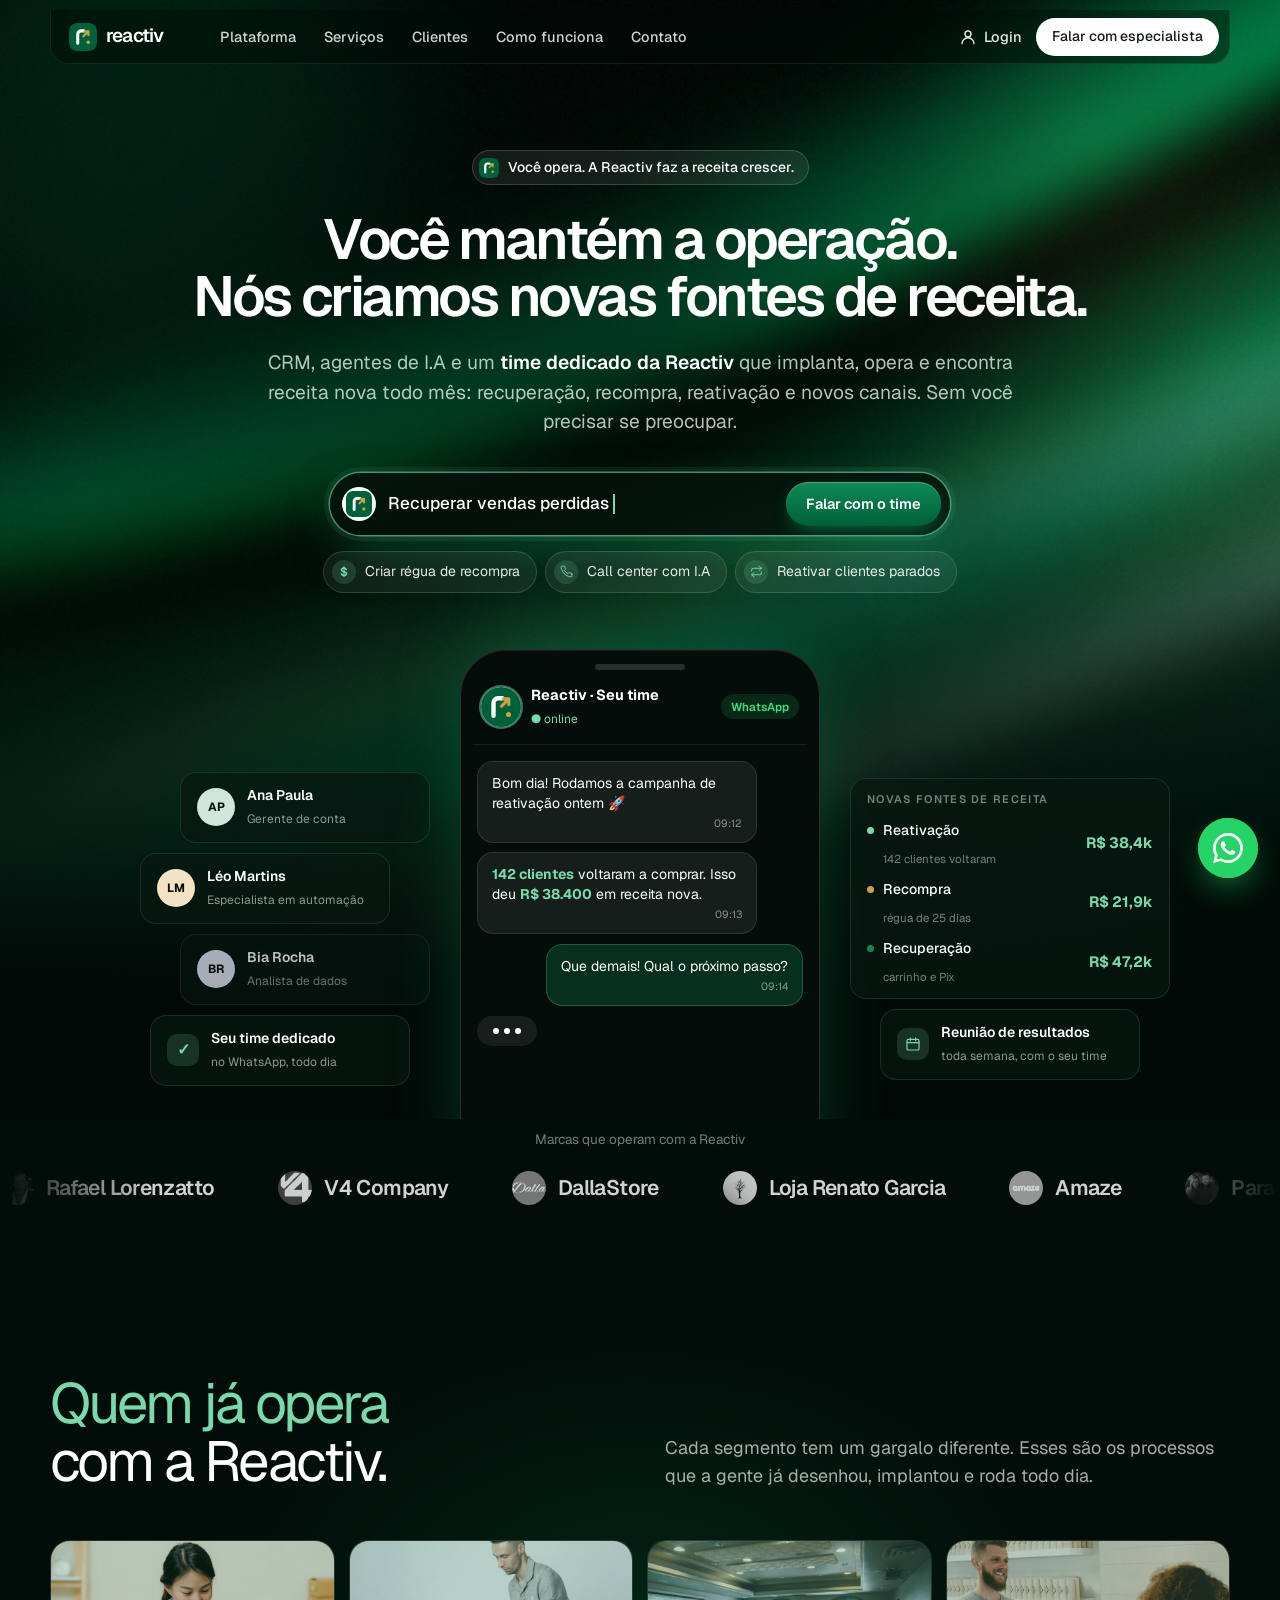
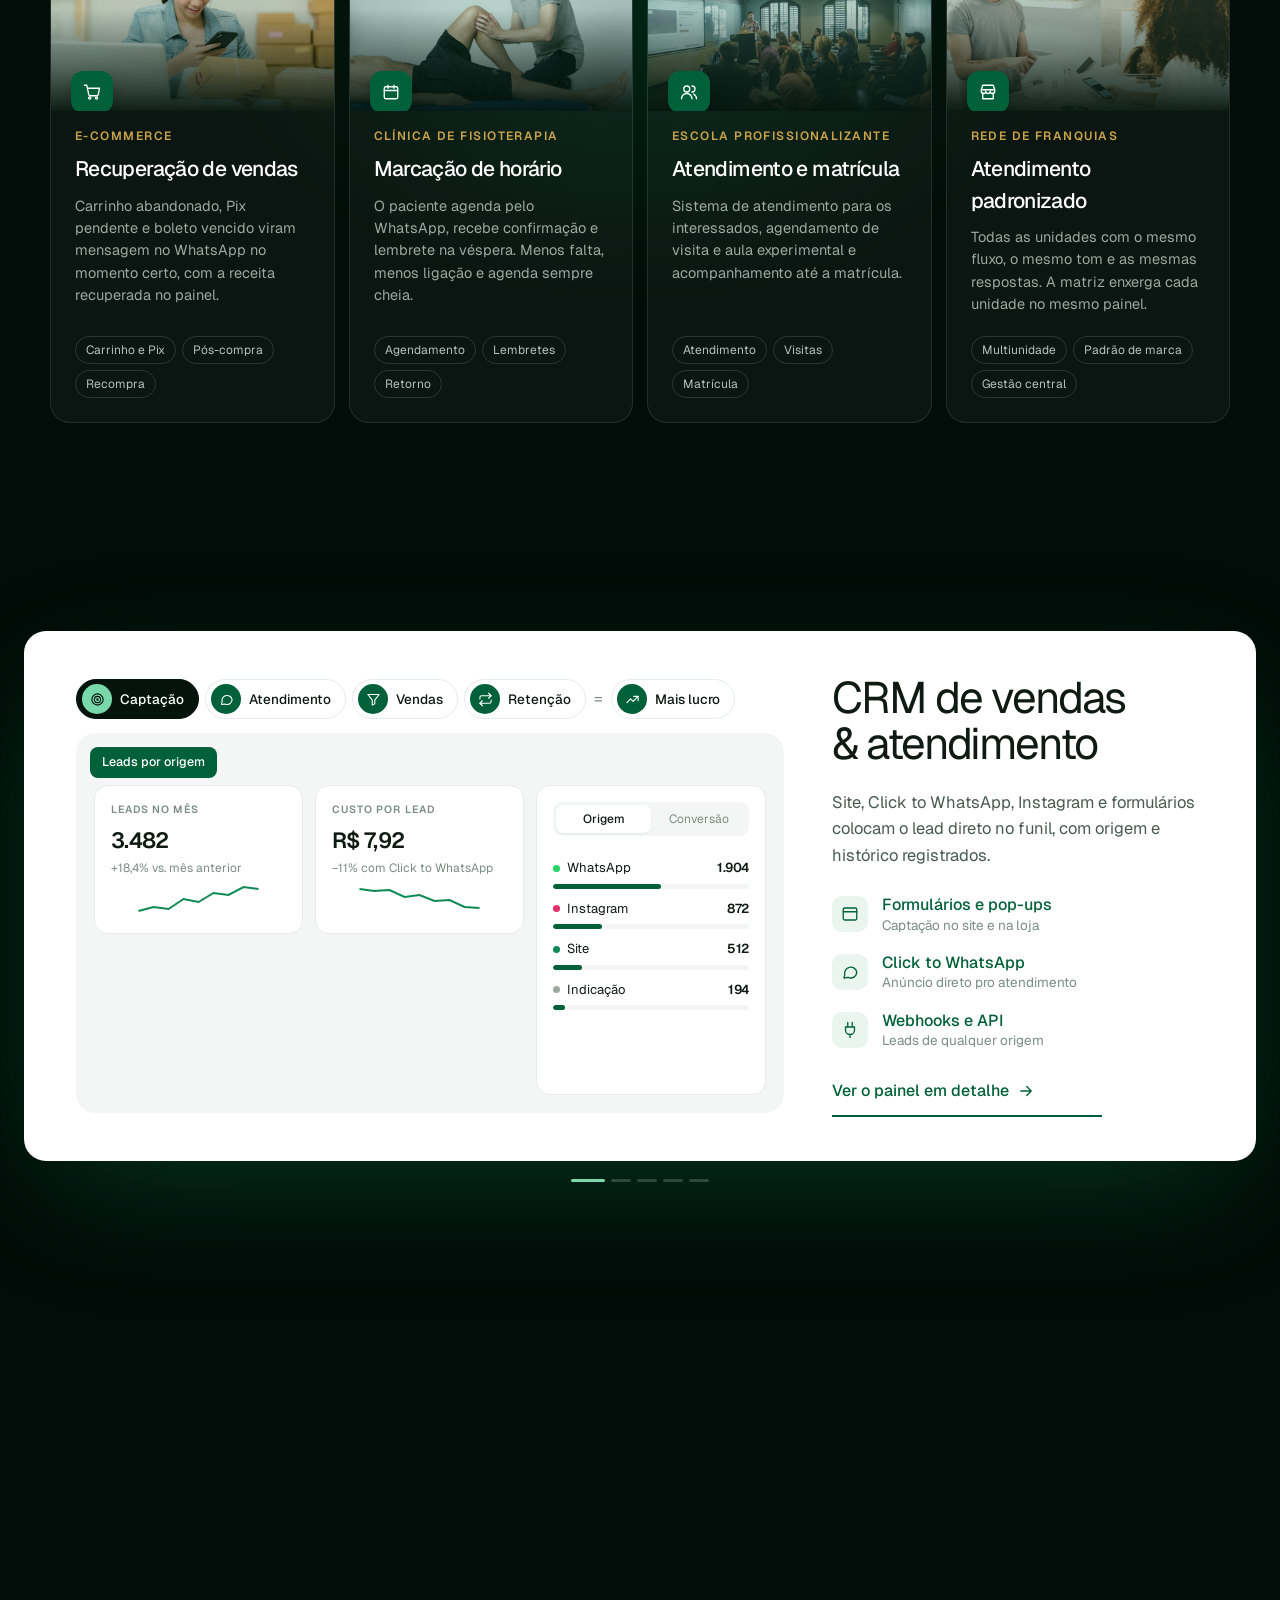
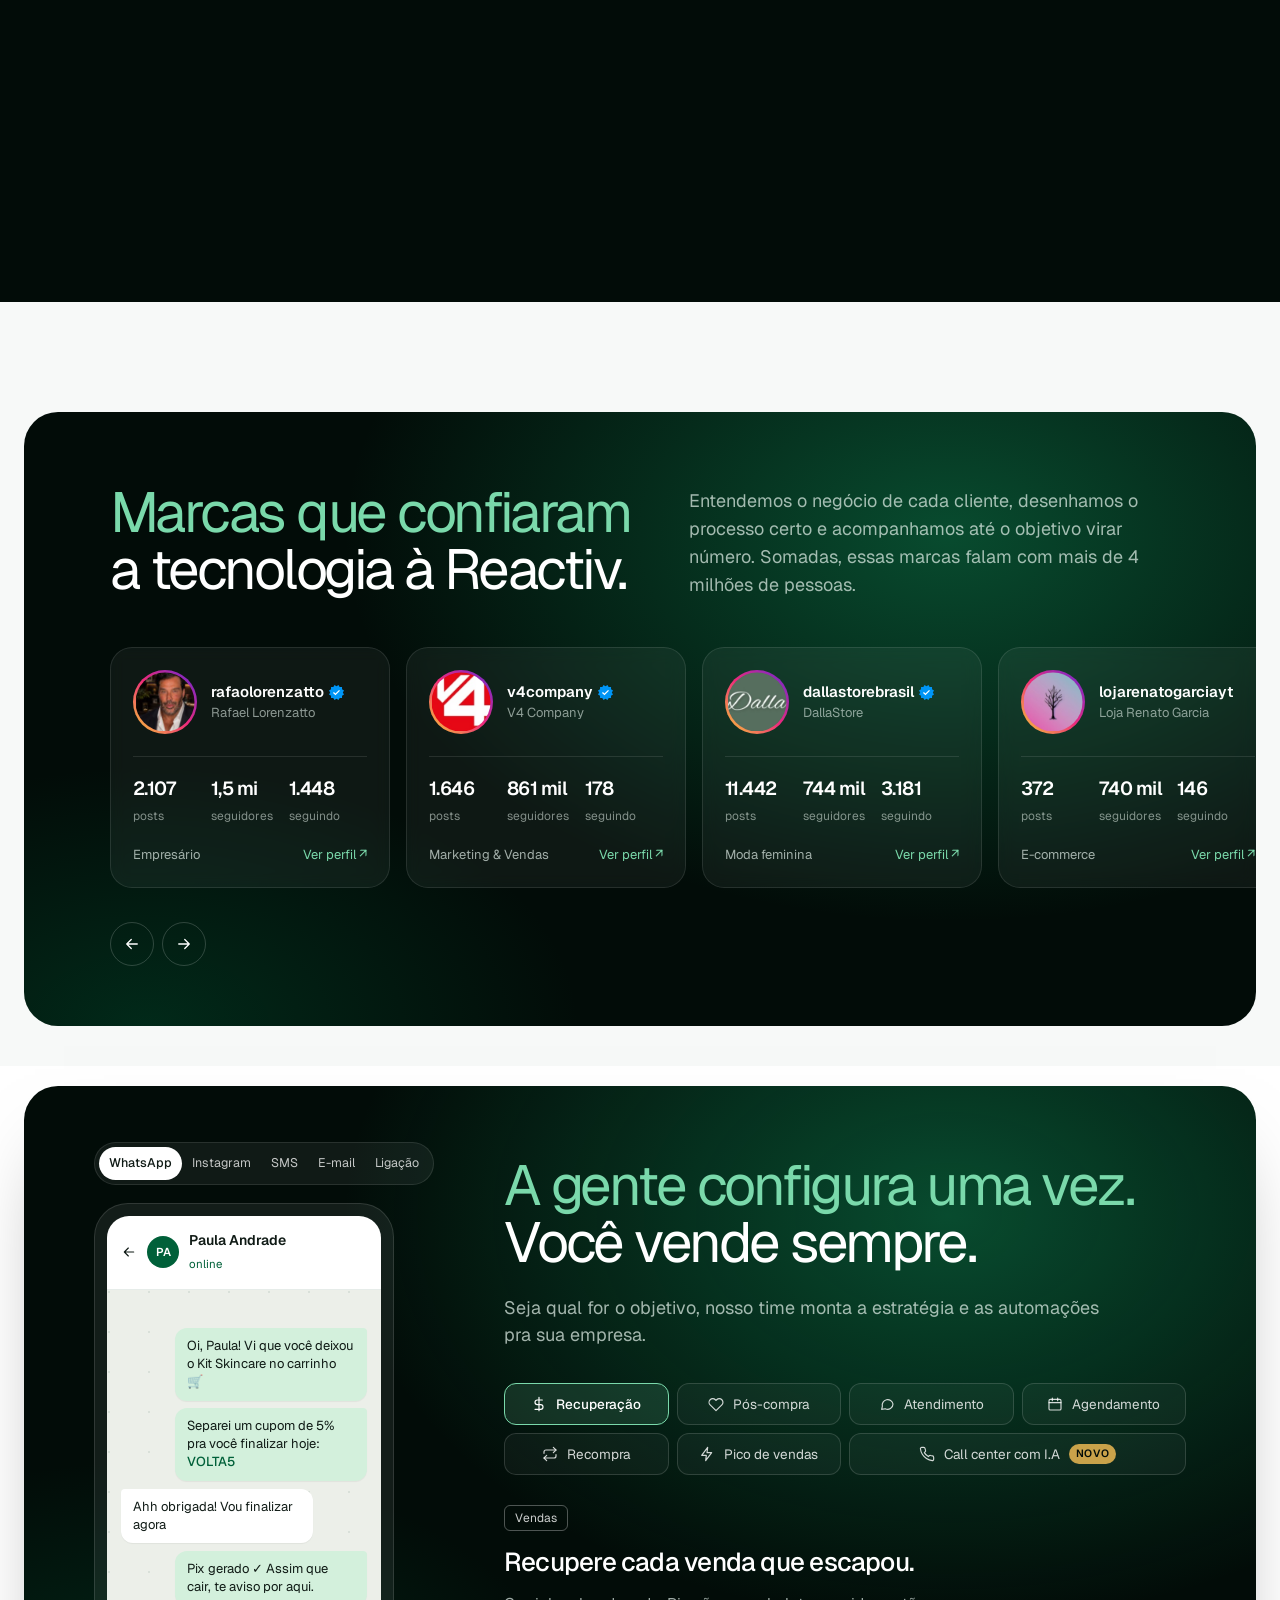
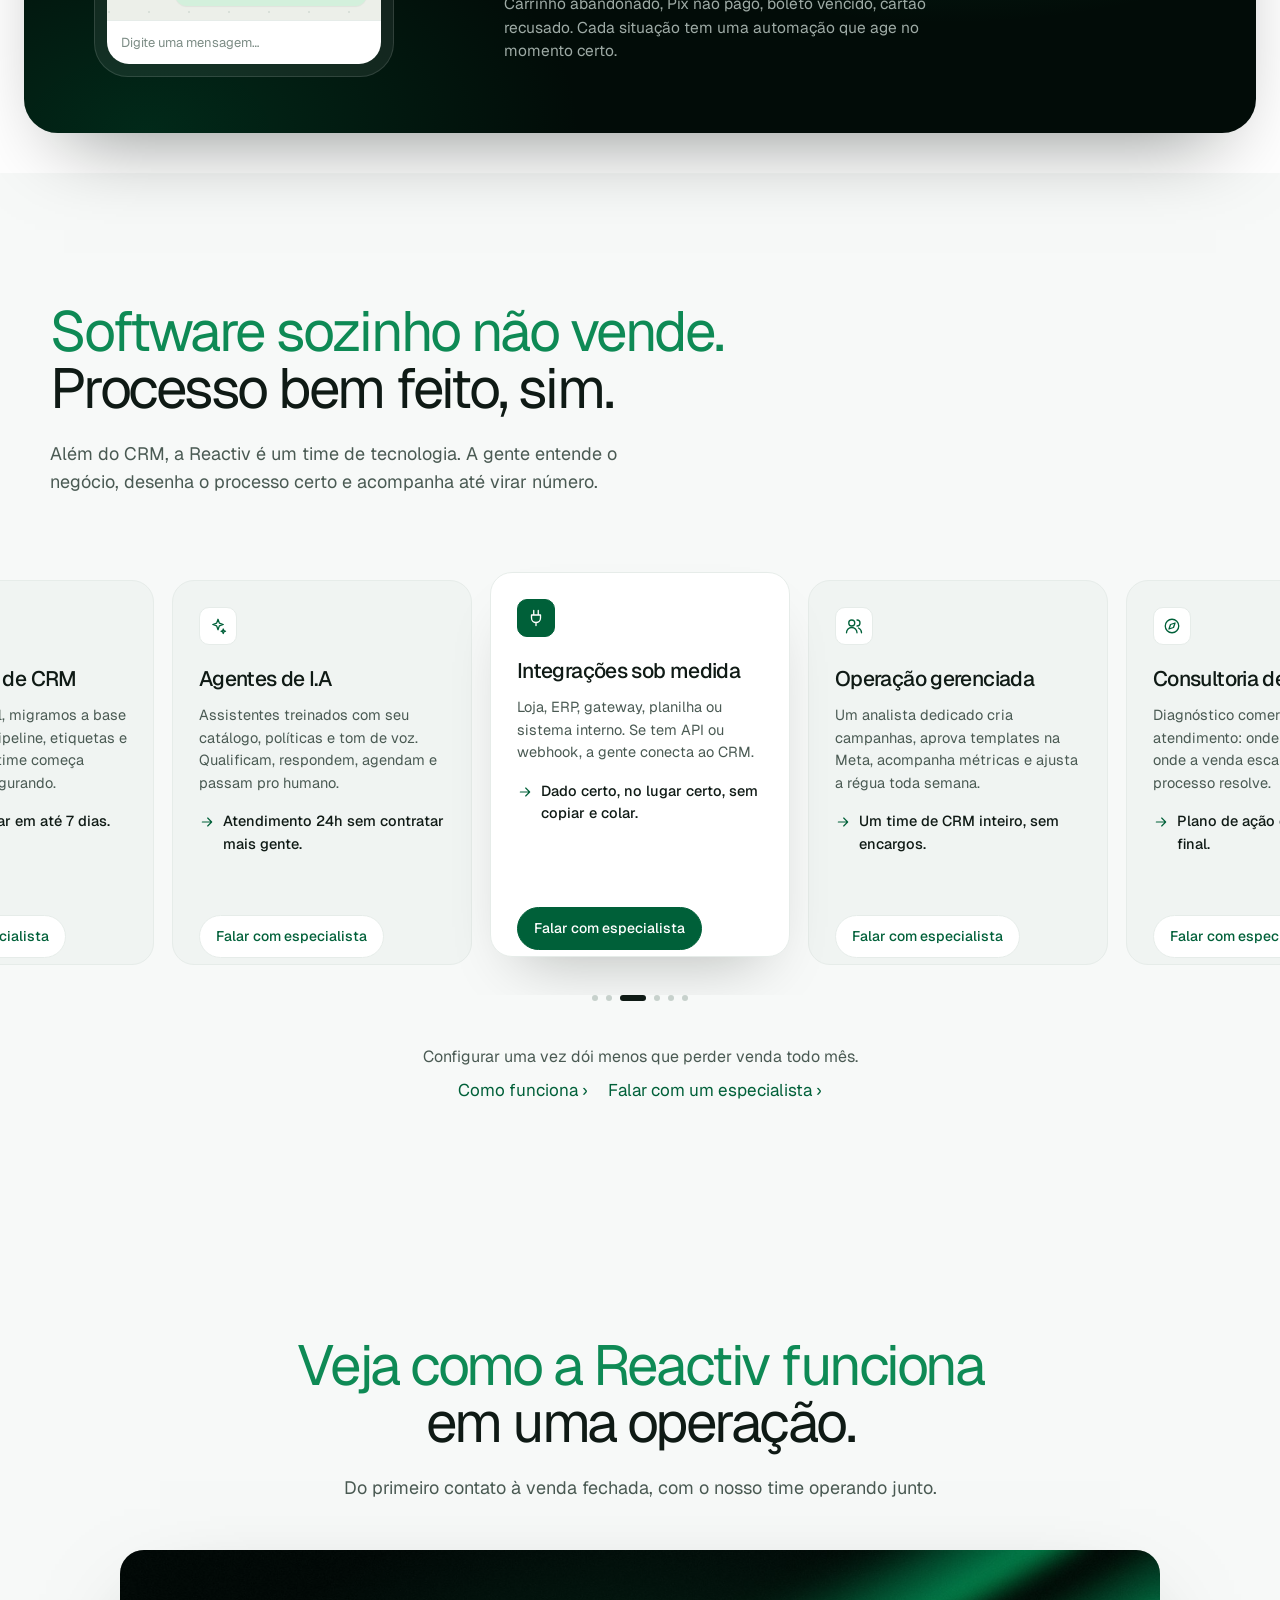
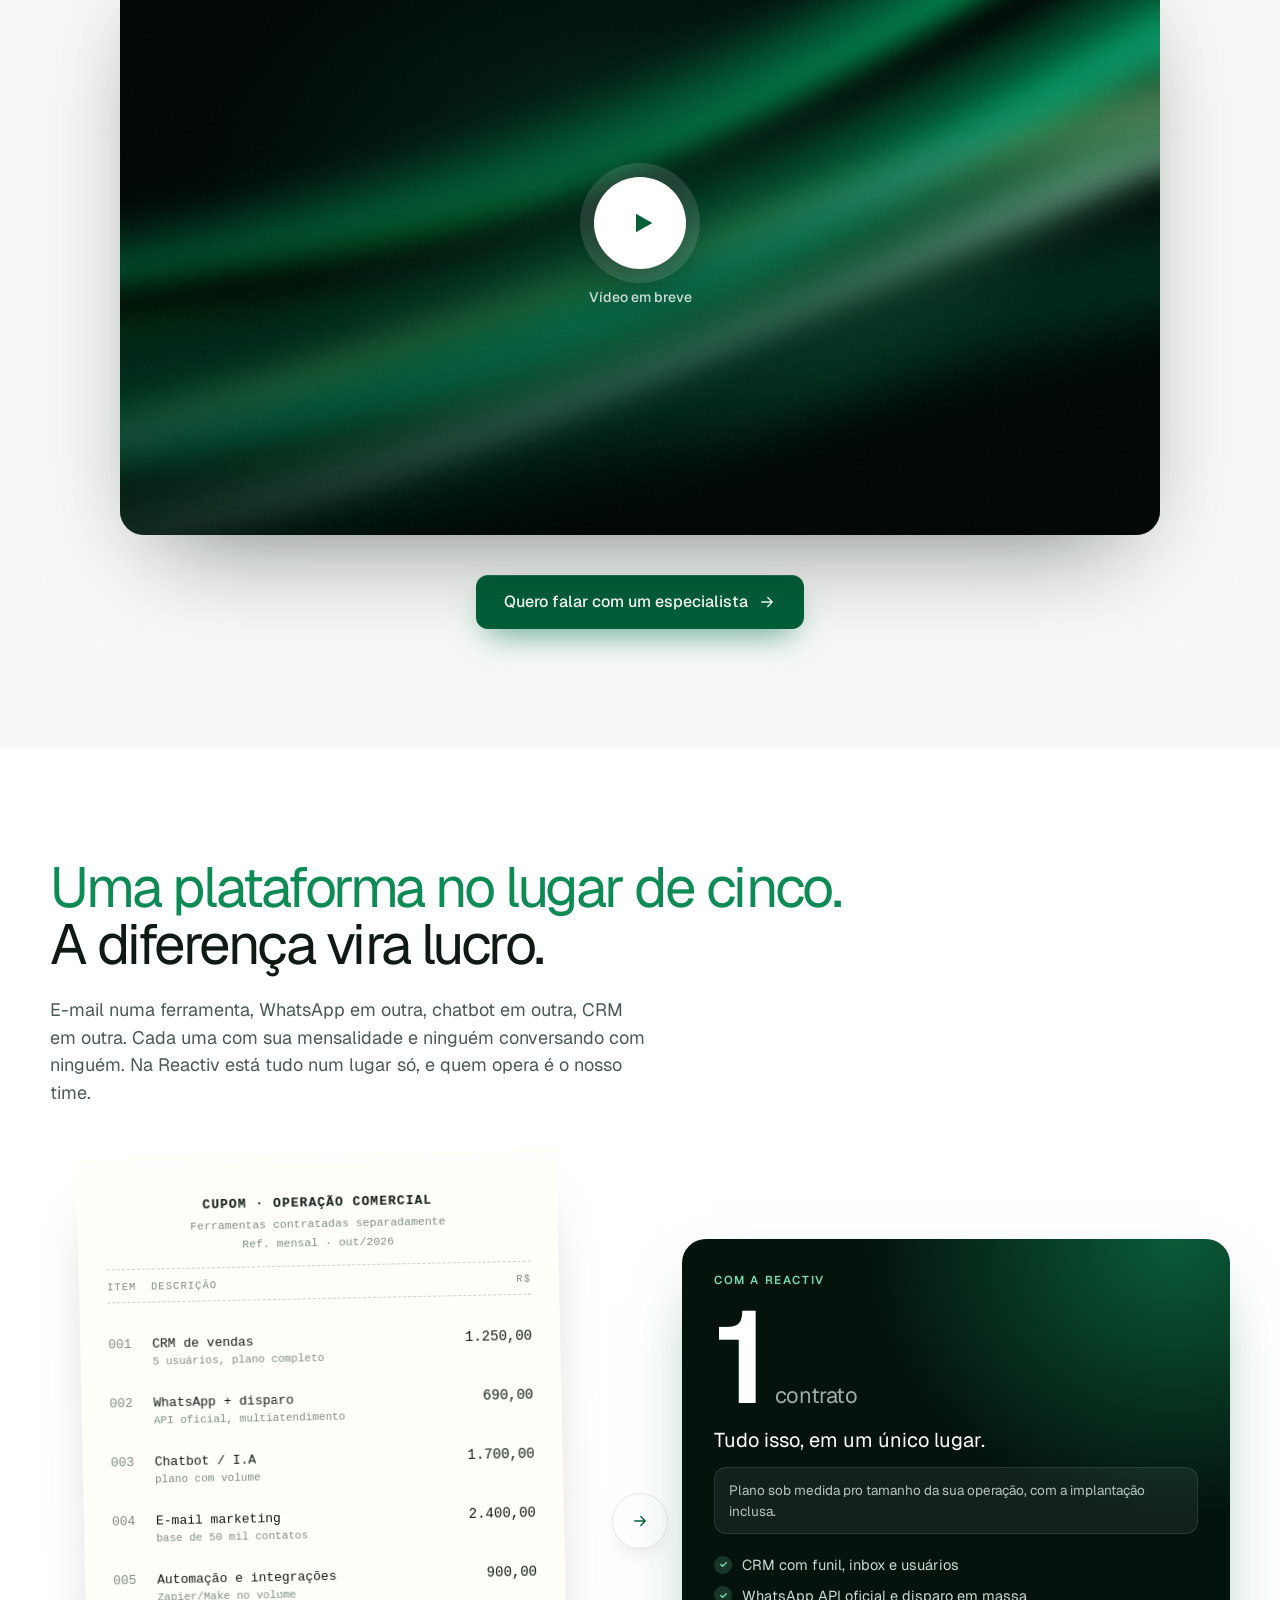
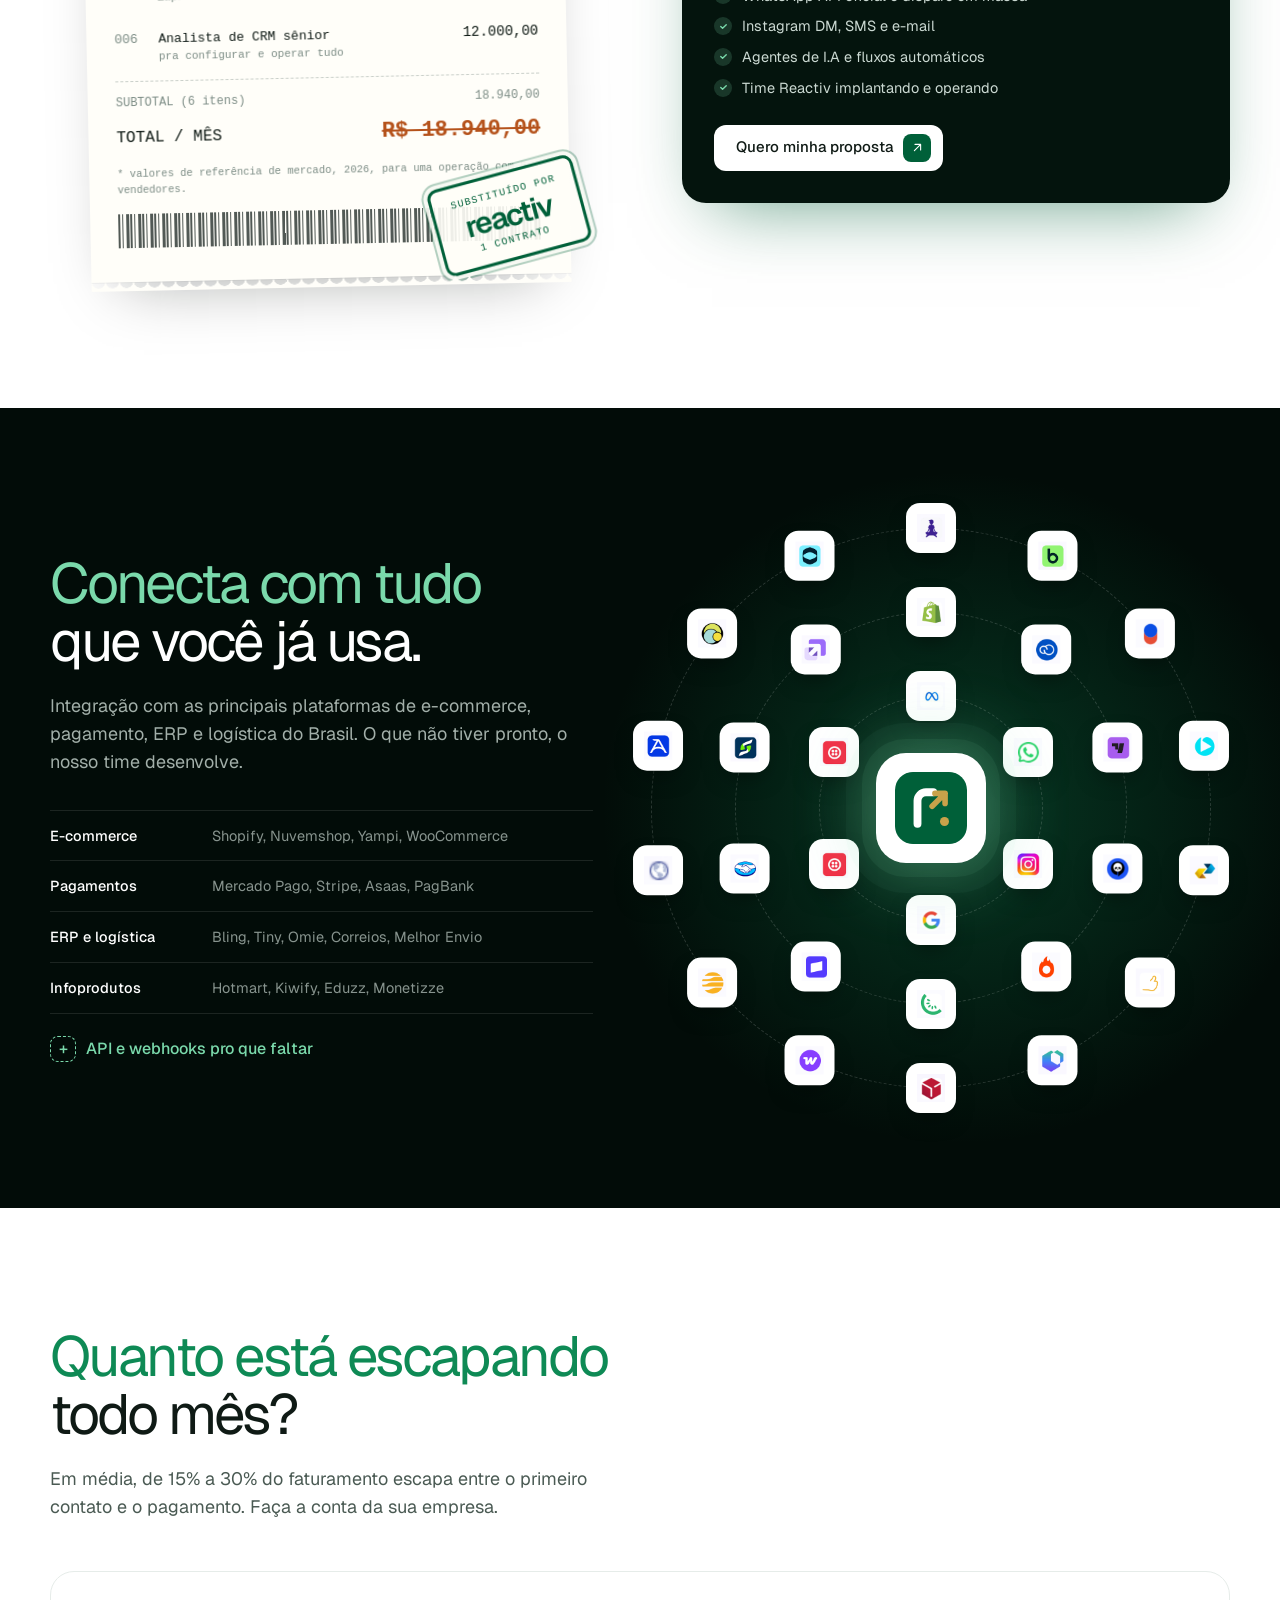
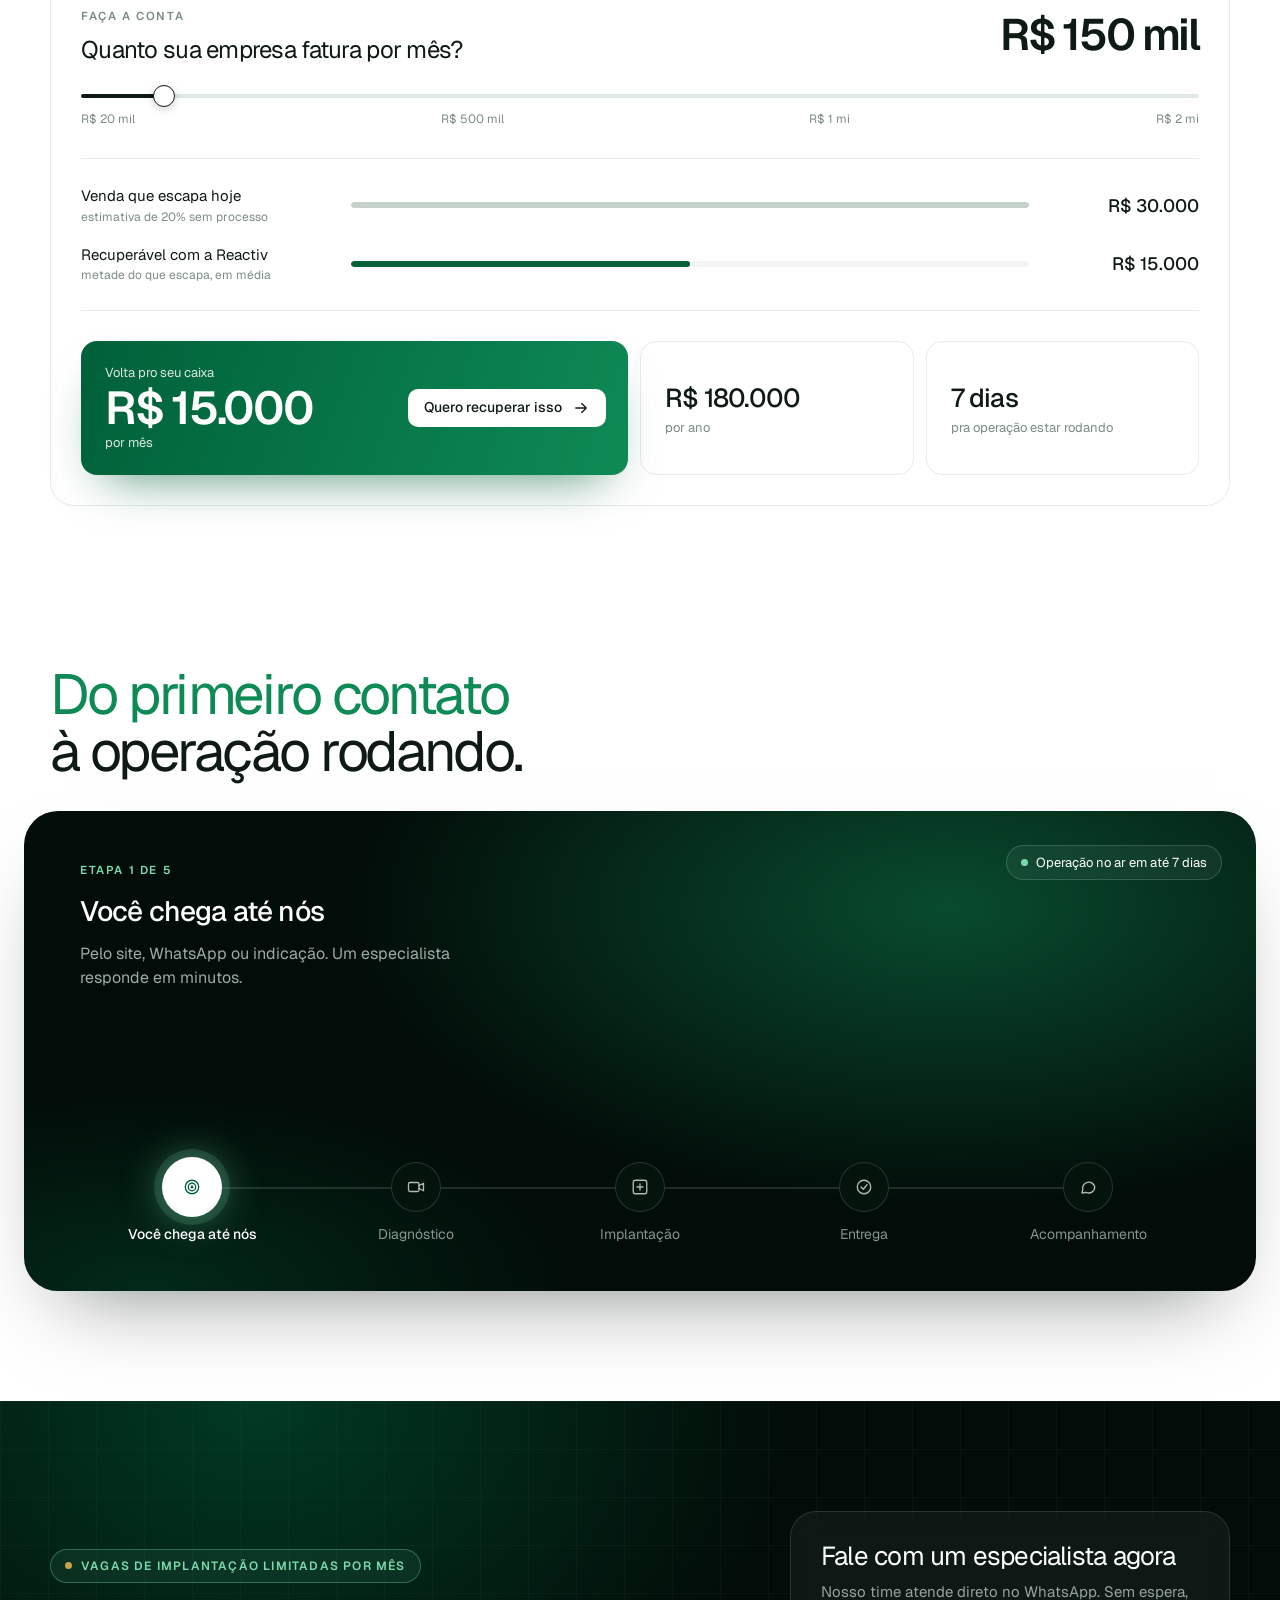
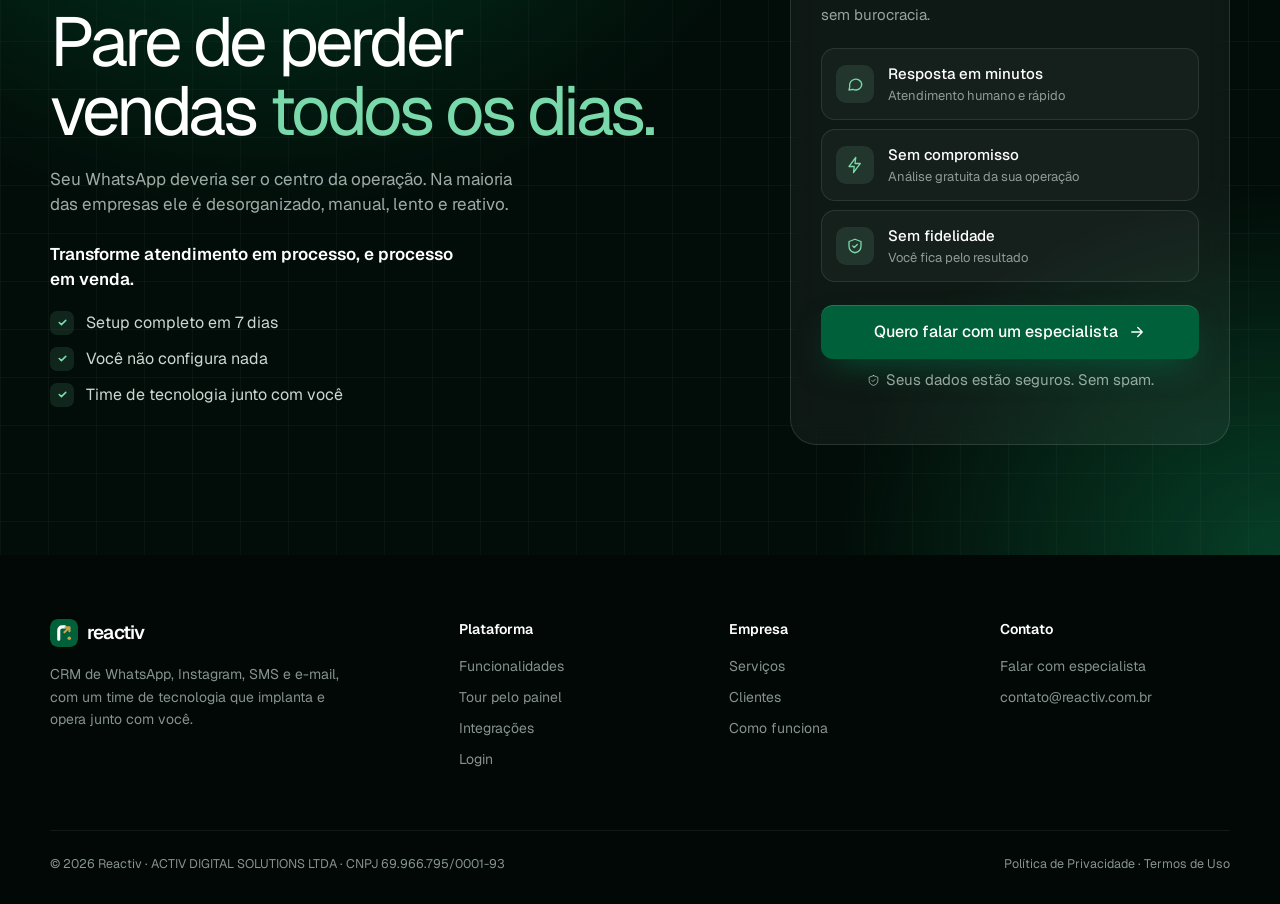
<file: index.html>
<!doctype html>
<html lang="pt-BR">
<head>
  <meta charset="utf-8">
  <meta name="viewport" content="width=device-width, initial-scale=1">
  <title>Reactiv · CRM de WhatsApp, Instagram e vendas, com time que opera junto</title>
  <meta name="description" content="CRM de WhatsApp, Instagram, SMS e e-mail com automações, I.A e um time que implanta, integra e opera a sua operação comercial.">
  <meta name="theme-color" content="#03140D">
  <link rel="icon" href="favicon.svg" type="image/svg+xml">
  <link rel="preconnect" href="https://fonts.googleapis.com">
  <link rel="preconnect" href="https://fonts.gstatic.com" crossorigin>
  <link href="https://fonts.googleapis.com/css2?family=Geist:wght@300;400;500;600;700&display=swap" rel="stylesheet">
  <link rel="stylesheet" href="styles.css?v=15">
</head>
<body>

<!-- ícones (traço 1.75, estilo lucide) -->
<svg width="0" height="0" style="position:absolute" aria-hidden="true">
  <defs>
    <symbol id="i-arrow" viewBox="0 0 24 24"><path d="M5 12h14M13 6l6 6-6 6"/></symbol>
    <symbol id="i-up" viewBox="0 0 24 24"><path d="M7 17 17 7M8 7h9v9"/></symbol>
    <symbol id="i-check" viewBox="0 0 24 24"><path d="m5 12 5 5 9-10"/></symbol>
    <symbol id="i-chev" viewBox="0 0 24 24"><path d="m6 9 6 6 6-6"/></symbol>
    <symbol id="i-user" viewBox="0 0 24 24"><circle cx="12" cy="8" r="4"/><path d="M4 21a8 8 0 0 1 16 0"/></symbol>
    <symbol id="i-target" viewBox="0 0 24 24"><circle cx="12" cy="12" r="9"/><circle cx="12" cy="12" r="5"/><circle cx="12" cy="12" r="1"/></symbol>
    <symbol id="i-chat" viewBox="0 0 24 24"><path d="M21 12a8 8 0 0 1-11.6 7.1L4 20l1-4.6A8 8 0 1 1 21 12Z"/></symbol>
    <symbol id="i-funnel" viewBox="0 0 24 24"><path d="M3 4h18l-7 9v6l-4 2v-8L3 4Z"/></symbol>
    <symbol id="i-repeat" viewBox="0 0 24 24"><path d="M17 2l4 4-4 4"/><path d="M3 11V9a3 3 0 0 1 3-3h15M7 22l-4-4 4-4"/><path d="M21 13v2a3 3 0 0 1-3 3H3"/></symbol>
    <symbol id="i-trend" viewBox="0 0 24 24"><path d="m3 17 6-6 4 4 8-8"/><path d="M14 7h7v7"/></symbol>
    <symbol id="i-window" viewBox="0 0 24 24"><rect x="3" y="4" width="18" height="16" rx="2"/><path d="M3 9h18"/></symbol>
    <symbol id="i-plug" viewBox="0 0 24 24"><path d="M9 2v6M15 2v6M6 8h12v4a6 6 0 0 1-12 0V8ZM12 18v4"/></symbol>
    <symbol id="i-spark" viewBox="0 0 24 24"><path d="M12 3l1.8 5.2L19 10l-5.2 1.8L12 17l-1.8-5.2L5 10l5.2-1.8L12 3ZM19 16l.8 2.2L22 19l-2.2.8L19 22l-.8-2.2L16 19l2.2-.8L19 16Z"/></symbol>
    <symbol id="i-users" viewBox="0 0 24 24"><circle cx="9" cy="8" r="4"/><path d="M2 21a7 7 0 0 1 14 0M16 4a4 4 0 0 1 0 8M22 21a7 7 0 0 0-4-6.3"/></symbol>
    <symbol id="i-tag" viewBox="0 0 24 24"><path d="M3 12V3h9l9 9-9 9-9-9Z"/><circle cx="7.5" cy="7.5" r="1.5"/></symbol>
    <symbol id="i-pix" viewBox="0 0 24 24"><path d="m12 2 4 4-4 4-4-4 4-4ZM2 12l4-4 4 4-4 4-4-4ZM14 12l4-4 4 4-4 4-4-4ZM12 14l4 4-4 4-4-4 4-4Z"/></symbol>
    <symbol id="i-cart" viewBox="0 0 24 24"><circle cx="9" cy="20" r="1.5"/><circle cx="18" cy="20" r="1.5"/><path d="M2 3h3l2.7 12.4a2 2 0 0 0 2 1.6h8.6a2 2 0 0 0 2-1.6L22 7H6"/></symbol>
    <symbol id="i-gear" viewBox="0 0 24 24"><circle cx="12" cy="12" r="3"/><path d="M19.4 15a1.7 1.7 0 0 0 .3 1.8l.1.1a2 2 0 1 1-2.8 2.8l-.1-.1a1.7 1.7 0 0 0-1.8-.3 1.7 1.7 0 0 0-1 1.5V21a2 2 0 1 1-4 0v-.1a1.7 1.7 0 0 0-1.1-1.5 1.7 1.7 0 0 0-1.8.3l-.1.1a2 2 0 1 1-2.8-2.8l.1-.1a1.7 1.7 0 0 0 .3-1.8 1.7 1.7 0 0 0-1.5-1H3a2 2 0 1 1 0-4h.1a1.7 1.7 0 0 0 1.5-1.1 1.7 1.7 0 0 0-.3-1.8l-.1-.1a2 2 0 1 1 2.8-2.8l.1.1a1.7 1.7 0 0 0 1.8.3H9a1.7 1.7 0 0 0 1-1.5V3a2 2 0 1 1 4 0v.1a1.7 1.7 0 0 0 1 1.5 1.7 1.7 0 0 0 1.8-.3l.1-.1a2 2 0 1 1 2.8 2.8l-.1.1a1.7 1.7 0 0 0-.3 1.8V9a1.7 1.7 0 0 0 1.5 1H21a2 2 0 1 1 0 4h-.1a1.7 1.7 0 0 0-1.5 1Z"/></symbol>
    <symbol id="i-code" viewBox="0 0 24 24"><path d="m16 18 6-6-6-6M8 6l-6 6 6 6"/></symbol>
    <symbol id="i-compass" viewBox="0 0 24 24"><circle cx="12" cy="12" r="9"/><path d="m16 8-2 6-6 2 2-6 6-2Z"/></symbol>
    <symbol id="i-video" viewBox="0 0 24 24"><rect x="2" y="6" width="14" height="12" rx="2"/><path d="m16 10 6-3v10l-6-3"/></symbol>
    <symbol id="i-plus" viewBox="0 0 24 24"><rect x="3" y="3" width="18" height="18" rx="3"/><path d="M12 8v8M8 12h8"/></symbol>
    <symbol id="i-circlecheck" viewBox="0 0 24 24"><circle cx="12" cy="12" r="9"/><path d="m8 12 3 3 5-6"/></symbol>
    <symbol id="i-bolt" viewBox="0 0 24 24"><path d="M13 2 4 14h7l-1 8 9-12h-7l1-8Z"/></symbol>
    <symbol id="i-lock" viewBox="0 0 24 24"><rect x="4" y="10" width="16" height="11" rx="2"/><path d="M8 10V7a4 4 0 0 1 8 0v3"/></symbol>
    <symbol id="i-shield" viewBox="0 0 24 24"><path d="M12 3 4 6v6c0 5 3.5 8 8 9 4.5-1 8-4 8-9V6l-8-3Z"/><path d="m9 12 2 2 4-4"/></symbol>
    <symbol id="i-truck" viewBox="0 0 24 24"><path d="M2 6h12v10H2zM14 10h4l4 4v2h-8"/><circle cx="6" cy="18" r="2"/><circle cx="18" cy="18" r="2"/></symbol>
    <symbol id="i-heart" viewBox="0 0 24 24"><path d="M20.8 5.6a5.5 5.5 0 0 0-7.8 0L12 6.7l-1-1.1a5.5 5.5 0 1 0-7.8 7.8L12 22l8.8-8.6a5.5 5.5 0 0 0 0-7.8Z"/></symbol>
    <symbol id="i-dollar" viewBox="0 0 24 24"><path d="M12 2v20M17 6H9.5a3.5 3.5 0 0 0 0 7h5a3.5 3.5 0 0 1 0 7H6"/></symbol>
    <symbol id="i-store" viewBox="0 0 24 24"><path d="M3 9 5 3h14l2 6M3 9h18v2a3 3 0 0 1-6 0 3 3 0 0 1-6 0 3 3 0 0 1-6 0V9ZM5 13v8h14v-8"/></symbol>
    <symbol id="i-calendar" viewBox="0 0 24 24"><rect x="3" y="5" width="18" height="16" rx="2"/><path d="M3 10h18M8 3v4M16 3v4"/></symbol>
    <symbol id="i-phone" viewBox="0 0 24 24"><path d="M22 16.9v3a2 2 0 0 1-2.2 2 19.8 19.8 0 0 1-8.6-3.1 19.5 19.5 0 0 1-6-6A19.8 19.8 0 0 1 2.1 4.2 2 2 0 0 1 4.1 2h3a2 2 0 0 1 2 1.7c.1 1 .4 1.9.7 2.8a2 2 0 0 1-.5 2.1L8 9.9a16 16 0 0 0 6 6l1.3-1.3a2 2 0 0 1 2.1-.4c.9.3 1.8.6 2.8.7a2 2 0 0 1 1.7 2Z"/></symbol>
    <symbol id="i-play" viewBox="0 0 24 24"><path d="M6 4v16l14-8L6 4Z"/></symbol>
  </defs>
</svg>

<header class="nav" id="nav">
  <div class="nav__in">
    <a href="#top" class="brand" aria-label="Reactiv, início">
      <img src="img/logo-mark.svg" alt="" width="28" height="28">
      <span>reactiv</span>
    </a>
    <nav class="nav__links" id="menu">
      <a href="#plataforma">Plataforma</a>
      <a href="#servicos">Serviços</a>
      <a href="#resultados">Clientes</a>
      <a href="#como-funciona">Como funciona</a>
      <a href="#contato">Contato</a>
    </nav>
    <div class="nav__end">
      <a class="nav__login" href="https://app.reactiv.com.br"><svg class="ic"><use href="#i-user"/></svg>Login</a>
      <a class="btn btn--white btn--sm" href="#contato" data-open-form>Falar com especialista</a>
      <button class="nav__burger" id="burger" aria-label="Menu" aria-expanded="false"><span></span><span></span></button>
    </div>
  </div>
</header>

<main>

  <!-- HERO -->
  <section class="hx" id="top">
    <div class="hx__bg" aria-hidden="true"><i></i><i></i></div>
    <div class="hx__in">
      <span class="hx__badge"><img src="img/logo-mark.svg" alt="" width="20" height="20">Você opera. A Reactiv faz a receita crescer.</span>
      <h1 class="hx__title">Você mantém a operação. <br>Nós criamos novas fontes de receita.</h1>
      <p class="hx__sub">CRM, agentes de I.A e um <b>time dedicado da Reactiv</b> que implanta, opera e encontra receita nova todo mês: recuperação, recompra, reativação e novos canais. Sem você precisar se preocupar.</p>

      <div class="hx__prompt">
        <span class="hx__spark"><img src="img/logo-mark.svg" alt="" width="26" height="26"></span>
        <span class="hx__typed" id="typed">Recuperar vendas perdidas</span><i class="hx__caret"></i>
        <a href="#contato" data-open-form class="hx__go">Falar com o time</a>
      </div>
      <div class="hx__chips">
        <button data-open-form><span>$</span>Criar régua de recompra</button>
        <button data-open-form><span><svg class="ic"><use href="#i-phone"/></svg></span>Call center com I.A</button>
        <button data-open-form><span><svg class="ic"><use href="#i-repeat"/></svg></span>Reativar clientes parados</button>
      </div>

      <div class="hx__stage" aria-hidden="true">
        <div class="hx__side hx__side--l">
          <div class="hx__mate"><i style="background:#cfe7da">AP</i><div><b>Ana Paula</b><small>Gerente de conta</small></div></div>
          <div class="hx__mate"><i style="background:#f3e3c4">LM</i><div><b>Léo Martins</b><small>Especialista em automação</small></div></div>
          <div class="hx__mate"><i style="background:#dfe3f3">BR</i><div><b>Bia Rocha</b><small>Analista de dados</small></div></div>
          <div class="hx__note"><span>✓</span><div><b>Seu time dedicado</b><small>no WhatsApp, todo dia</small></div></div>
        </div>

        <div class="hx__phone">
          <div class="hx__notch"></div>
          <div class="hx__head"><span class="hx__av"><img src="img/logo-mark.svg" alt="" width="40" height="40"></span><div><b>Reactiv · Seu time</b><small>● online</small></div><em>WhatsApp</em></div>
          <div class="hx__chat" id="hxChat"></div>
        </div>

        <div class="hx__side hx__side--r">
          <div class="hx__rev">
            <p>Novas fontes de receita</p>
            <div><span><i style="--c:#7ad9ab"></i>Reativação<small>142 clientes voltaram</small></span><b>R$ 38,4k</b></div>
            <div><span><i style="--c:#c9a24a"></i>Recompra<small>régua de 25 dias</small></span><b>R$ 21,9k</b></div>
            <div><span><i style="--c:#0e8a55"></i>Recuperação<small>carrinho e Pix</small></span><b>R$ 47,2k</b></div>
          </div>
          <div class="hx__note hx__note--r"><span><svg class="ic"><use href="#i-calendar"/></svg></span><div><b>Reunião de resultados</b><small>toda semana, com o seu time</small></div></div>
        </div>
      </div>
    </div>
  </section>

  <!-- LOGOS -->
  <section class="logos" id="clientes">
    <p>Marcas que operam com a Reactiv</p>
    <div class="logos__mask"><div class="logos__track" id="logos"></div></div>
  </section>

  <!-- CASES POR SEGMENTO -->
  <section class="cases" id="cases">
    <div class="wrap">
      <div class="cases__head">
        <h2 class="h2 h2--light"><span class="t-mute">Quem já opera</span><br>com a Reactiv.</h2>
        <p class="lead lead--light">Cada segmento tem um gargalo diferente. Esses são os processos que a gente já desenhou, implantou e roda todo dia.</p>
      </div>
      <div class="cases__grid">
        <article class="case">
          <div class="case__img"><img src="img/cases/ecommerce.jpg" alt="Pessoa conferindo pedido no celular ao lado de caixas" width="800" height="500" loading="lazy"><span class="case__ic"><svg class="ic"><use href="#i-cart"/></svg></span></div>
          <p class="case__seg">E-commerce</p>
          <h3>Recuperação de vendas</h3>
          <p>Carrinho abandonado, Pix pendente e boleto vencido viram mensagem no WhatsApp no momento certo, com a receita recuperada no painel.</p>
          <ul><li>Carrinho e Pix</li><li>Pós-compra</li><li>Recompra</li></ul>
        </article>
        <article class="case">
          <div class="case__img"><img src="img/cases/fisioterapia.jpg" alt="Fisioterapeuta atendendo paciente" width="800" height="500" loading="lazy"><span class="case__ic"><svg class="ic"><use href="#i-calendar"/></svg></span></div>
          <p class="case__seg">Clínica de fisioterapia</p>
          <h3>Marcação de horário</h3>
          <p>O paciente agenda pelo WhatsApp, recebe confirmação e lembrete na véspera. Menos falta, menos ligação e agenda sempre cheia.</p>
          <ul><li>Agendamento</li><li>Lembretes</li><li>Retorno</li></ul>
        </article>
        <article class="case">
          <div class="case__img"><img src="img/cases/escola.jpg" alt="Turma em sala de aula" width="800" height="500" loading="lazy"><span class="case__ic"><svg class="ic"><use href="#i-users"/></svg></span></div>
          <p class="case__seg">Escola profissionalizante</p>
          <h3>Atendimento e matrícula</h3>
          <p>Sistema de atendimento para os interessados, agendamento de visita e aula experimental e acompanhamento até a matrícula.</p>
          <ul><li>Atendimento</li><li>Visitas</li><li>Matrícula</li></ul>
        </article>
        <article class="case">
          <div class="case__img"><img src="img/cases/franquias.jpg" alt="Atendimento no balcão de uma loja" width="800" height="500" loading="lazy"><span class="case__ic"><svg class="ic"><use href="#i-store"/></svg></span></div>
          <p class="case__seg">Rede de franquias</p>
          <h3>Atendimento padronizado</h3>
          <p>Todas as unidades com o mesmo fluxo, o mesmo tom e as mesmas respostas. A matriz enxerga cada unidade no mesmo painel.</p>
          <ul><li>Multiunidade</li><li>Padrão de marca</li><li>Gestão central</li></ul>
        </article>
      </div>
    </div>
  </section>

  <!-- DOCK: etapas fixas no scroll -->
  <div class="dock" id="plataforma">
    <div class="dock__stick">
      <div class="dock__card">
        <div class="dock__copy">
          <div class="dock__texts">
            <article class="dock__text is-on">
              <h2>CRM de vendas<br>&amp; atendimento</h2>
              <p>Site, Click to WhatsApp, Instagram e formulários colocam o lead direto no funil, com origem e histórico registrados.</p>
              <ul class="feat">
                <li><span class="feat__ic"><svg class="ic"><use href="#i-window"/></svg></span><div><b>Formulários e pop-ups</b>Captação no site e na loja</div></li>
                <li><span class="feat__ic"><svg class="ic"><use href="#i-chat"/></svg></span><div><b>Click to WhatsApp</b>Anúncio direto pro atendimento</div></li>
                <li><span class="feat__ic"><svg class="ic"><use href="#i-plug"/></svg></span><div><b>Webhooks e API</b>Leads de qualquer origem</div></li>
              </ul>
            </article>
            <article class="dock__text">
              <h2>Atendimento<br>que não esfria</h2>
              <p>Inbox única de WhatsApp, Instagram e e-mail. A I.A responde em segundos e passa pro vendedor certo quando faz diferença.</p>
              <ul class="feat">
                <li><span class="feat__ic"><svg class="ic"><use href="#i-spark"/></svg></span><div><b>Agente de I.A</b>Treinado com a voz da sua marca</div></li>
                <li><span class="feat__ic"><svg class="ic"><use href="#i-users"/></svg></span><div><b>Distribuição automática</b>Rodízio por vendedor e por fila</div></li>
                <li><span class="feat__ic"><svg class="ic"><use href="#i-tag"/></svg></span><div><b>Etiquetas e notas</b>Contexto completo de cada cliente</div></li>
              </ul>
            </article>
            <article class="dock__text">
              <h2>Funil que<br>mostra o dinheiro</h2>
              <p>Pipeline em kanban, propostas e follow-up automático. Você vê onde cada negócio parou e quanto vale.</p>
              <ul class="feat">
                <li><span class="feat__ic"><svg class="ic"><use href="#i-funnel"/></svg></span><div><b>Pipelines ilimitados</b>Um por produto, time ou unidade</div></li>
                <li><span class="feat__ic"><svg class="ic"><use href="#i-pix"/></svg></span><div><b>Pix e carrinho</b>Cobrança pendente vira lembrete</div></li>
                <li><span class="feat__ic"><svg class="ic"><use href="#i-bolt"/></svg></span><div><b>Follow-up automático</b>Ninguém fica sem resposta</div></li>
              </ul>
            </article>
            <article class="dock__text">
              <h2>Recompra<br>no automático</h2>
              <p>Régua de pós-venda, reposição e reativação. O cliente volta antes de ir pro concorrente.</p>
              <ul class="feat">
                <li><span class="feat__ic"><svg class="ic"><use href="#i-repeat"/></svg></span><div><b>Régua de recompra</b>No tempo de uso de cada produto</div></li>
                <li><span class="feat__ic"><svg class="ic"><use href="#i-heart"/></svg></span><div><b>Pós-venda e NPS</b>Satisfação registrada no contato</div></li>
                <li><span class="feat__ic"><svg class="ic"><use href="#i-users"/></svg></span><div><b>Segmentação</b>Base dividida por comportamento</div></li>
              </ul>
            </article>
            <article class="dock__text">
              <h2>Mais lucro,<br>no painel</h2>
              <p>Receita por canal, por campanha e por vendedor. Cada disparo mostra quanto devolveu em venda.</p>
              <ul class="feat">
                <li><span class="feat__ic"><svg class="ic"><use href="#i-trend"/></svg></span><div><b>ROI por disparo</b>Investimento contra receita</div></li>
                <li><span class="feat__ic"><svg class="ic"><use href="#i-target"/></svg></span><div><b>Metas por vendedor</b>Ranking e comissão</div></li>
                <li><span class="feat__ic"><svg class="ic"><use href="#i-dollar"/></svg></span><div><b>Receita atribuída</b>Do clique ao Pix pago</div></li>
              </ul>
            </article>
          </div>
          <a href="#painel" class="dock__more">Ver o painel em detalhe <svg class="ic"><use href="#i-arrow"/></svg></a>
        </div>

        <div class="dock__visual">
          <div class="stages" role="tablist">
            <button class="stage is-on" data-stage="0"><span><svg class="ic"><use href="#i-target"/></svg></span>Captação</button>
            <button class="stage" data-stage="1"><span><svg class="ic"><use href="#i-chat"/></svg></span>Atendimento</button>
            <button class="stage" data-stage="2"><span><svg class="ic"><use href="#i-funnel"/></svg></span>Vendas</button>
            <button class="stage" data-stage="3"><span><svg class="ic"><use href="#i-repeat"/></svg></span>Retenção</button>
            <i class="stage__eq">=</i>
            <button class="stage" data-stage="4"><span><svg class="ic"><use href="#i-trend"/></svg></span>Mais lucro</button>
          </div>
          <div class="screens">
            <!-- 0 captação -->
            <div class="scr is-on">
              <span class="scr__chip">Leads por origem</span>
              <div class="scr__grid">
                <div class="tile"><small>Leads no mês</small><b>3.482</b><em>+18,4% vs. mês anterior</em><svg class="spark" viewBox="0 0 120 36"><path d="M0 30 15 26 30 28 45 18 60 21 75 12 90 14 105 6 120 8"/></svg></div>
                <div class="tile"><small>Custo por lead</small><b>R$ 7,92</b><em>−11% com Click to WhatsApp</em><svg class="spark" viewBox="0 0 120 36"><path d="M0 8 15 10 30 9 45 16 60 14 75 20 90 19 105 26 120 27"/></svg></div>
                <div class="tile tile--list">
                  <div class="seg"><span>Origem</span><span>Conversão</span></div>
                  <p><i style="--c:#25D366"></i>WhatsApp <b>1.904</b></p><div class="bar"><span style="width:55%"></span></div>
                  <p><i style="--c:#E1306C"></i>Instagram <b>872</b></p><div class="bar"><span style="width:25%"></span></div>
                  <p><i style="--c:#0E8A55"></i>Site <b>512</b></p><div class="bar"><span style="width:15%"></span></div>
                  <p><i style="--c:#9AA8A1"></i>Indicação <b>194</b></p><div class="bar"><span style="width:6%"></span></div>
                </div>
              </div>
            </div>
            <!-- 1 atendimento -->
            <div class="scr">
              <span class="scr__chip">Inbox unificada</span>
              <div class="chatmock">
                <ul>
                  <li class="on"><i style="background:#cfe7da">MS</i><div><b>Mariana Souza</b><small>Consigo parcelar em 3x?</small></div><em>agora</em></li>
                  <li><i style="background:#f6dde6">LC</i><div><b>@lojadacris</b><small>Respondeu ao seu story</small></div><em>2 min</em></li>
                  <li><i style="background:#e5e7f6">PL</i><div><b>Pedro Lima</b><small>Orçamento para 40 un.</small></div><em>8 min</em></li>
                  <li><i style="background:#f6efd9">JR</i><div><b>Juliana R.</b><small>Pix gerado, aguardando</small></div><em>15 min</em></li>
                </ul>
                <div class="chatmock__talk">
                  <p class="m in">Oi! Consigo parcelar em 3x sem juros?</p>
                  <p class="m out">Consegue sim, Mariana. No cartão fica 3x de R$ 129,90. Te mando o link?</p>
                  <p class="m in">Pode mandar!</p>
                  <p class="m out">Aqui está: reactiv.link/p/8F2a</p>
                  <span class="m__tag"><svg class="ic"><use href="#i-spark"/></svg>Respondido pela I.A em 4s</span>
                </div>
              </div>
            </div>
            <!-- 2 vendas -->
            <div class="scr">
              <span class="scr__chip">Pipeline comercial</span>
              <div class="kanban">
                <div><h6>Novo <i>124</i></h6><p>Studio Bela<b>R$ 2.400</b></p><p>TechOne<b>R$ 8.000</b></p><p>Clínica Vita<b>R$ 3.200</b></p></div>
                <div><h6>Qualificado <i>58</i></h6><p>Grupo Max<b>R$ 15.000</b></p><p class="hot">Atlas Log<b>R$ 22.500</b></p></div>
                <div><h6>Proposta <i>31</i></h6><p>Nexo<b>R$ 6.800</b></p><p>Prime<b>R$ 11.200</b></p></div>
                <div><h6>Ganho <i>47</i></h6><p class="won">Lumen<b>R$ 9.900</b></p><p class="won">Orbe<b>R$ 4.300</b></p></div>
              </div>
            </div>
            <!-- 3 retenção -->
            <div class="scr">
              <span class="scr__chip">Régua de recompra</span>
              <div class="flowmock">
                <div class="fnode"><svg class="ic"><use href="#i-cart"/></svg><div><b>Compra aprovada</b><small>Gatilho da loja</small></div></div>
                <span class="fline"><em>1 dia</em></span>
                <div class="fnode"><svg class="ic"><use href="#i-truck"/></svg><div><b>Rastreio no WhatsApp</b><small>98% de leitura</small></div></div>
                <span class="fline"><em>25 dias</em></span>
                <div class="fnode"><svg class="ic"><use href="#i-repeat"/></svg><div><b>Lembrete de reposição</b><small>Com cupom de 5%</small></div></div>
                <span class="fline"><em>se não comprar</em></span>
                <div class="fnode fnode--gold"><svg class="ic"><use href="#i-spark"/></svg><div><b>Oferta pela I.A</b><small>Recompra: 31,8%</small></div></div>
              </div>
            </div>
            <!-- 4 lucro -->
            <div class="scr">
              <span class="scr__chip">Visão geral</span>
              <div class="scr__grid">
                <div class="tile tile--wide"><small>Receita via Reactiv · 30 dias</small><b>R$ 412.870,00</b><em>+31% vs. período anterior</em>
                  <svg class="area" viewBox="0 0 300 80" preserveAspectRatio="none"><path class="area__f" d="M0 70 25 64 50 66 75 52 100 56 125 40 150 44 175 30 200 34 225 20 250 24 275 10 300 12V80H0Z"/><path class="area__l" d="M0 70 25 64 50 66 75 52 100 56 125 40 150 44 175 30 200 34 225 20 250 24 275 10 300 12"/></svg></div>
                <div class="tile"><small>Recuperado</small><b>R$ 98.410</b><em>carrinho, Pix e boleto</em></div>
                <div class="tile"><small>ROI dos disparos</small><b>18,6x</b><em>R$ 1 vira R$ 18,60</em></div>
              </div>
            </div>
          </div>
        </div>
      </div>
      <div class="dock__dots"><i class="is-on"></i><i></i><i></i><i></i><i></i></div>
    </div>
  </div>

  <!-- RESULTADOS -->
  <section class="res" id="resultados">
    <div class="panel panel--dark res__panel">
      <div class="res__head">
        <h2 class="h2 h2--light"><span class="t-mute">Marcas que confiaram</span><br>a tecnologia à Reactiv.</h2>
        <p class="lead lead--light">Entendemos o negócio de cada cliente, desenhamos o processo certo e acompanhamos até o objetivo virar número. Somadas, essas marcas falam com mais de 4 milhões de pessoas.</p>
      </div>
      <div class="res__rail" id="igRail"></div>
      <div class="res__nav"><button id="igPrev" aria-label="Anterior"><svg class="ic" style="transform:scaleX(-1)"><use href="#i-arrow"/></svg></button><button id="igNext" aria-label="Próximo"><svg class="ic"><use href="#i-arrow"/></svg></button></div>
    </div>
  </section>

  <!-- CANAIS -->
  <section class="canais">
    <div class="panel panel--dark canais__panel">
      <div class="canais__phone">
        <div class="ch-tabs" id="chTabs"><button class="is-on">WhatsApp</button><button>Instagram</button><button>SMS</button><button>E-mail</button><button>Ligação</button></div>
        <div class="phone">
          <div class="phone__head"><svg class="ic"><use href="#i-arrow"/></svg><i>PA</i><div><b>Paula Andrade</b><small id="phSub">online</small></div></div>
          <div class="phone__body" id="phBody"></div>
          <div class="phone__input">Digite uma mensagem…</div>
        </div>
      </div>
      <div class="canais__copy">
        <h2 class="h2 h2--light"><span class="t-mute">A gente configura uma vez.</span><br>Você vende sempre.</h2>
        <p class="lead lead--light">Seja qual for o objetivo, nosso time monta a estratégia e as automações pra sua empresa.</p>
        <div class="goals" id="goals">
          <button class="is-on"><svg class="ic"><use href="#i-dollar"/></svg>Recuperação</button>
          <button><svg class="ic"><use href="#i-heart"/></svg>Pós-compra</button>
          <button><svg class="ic"><use href="#i-chat"/></svg>Atendimento</button>
          <button><svg class="ic"><use href="#i-calendar"/></svg>Agendamento</button>
          <button><svg class="ic"><use href="#i-repeat"/></svg>Recompra</button>
          <button><svg class="ic"><use href="#i-bolt"/></svg>Pico de vendas</button>
          <button class="goals__call"><svg class="ic"><use href="#i-phone"/></svg>Call center com I.A <em>novo</em></button>
        </div>
        <div class="goal">
          <span class="goal__tag" id="goalTag">Vendas</span>
          <h3 id="goalTitle">Recupere cada venda que escapou.</h3>
          <p id="goalText">Carrinho abandonado, Pix não pago, boleto vencido, cartão recusado. Cada situação tem uma automação que age no momento certo.</p>
        </div>
      </div>
    </div>
  </section>

  <!-- SERVIÇOS (carrossel central, como "operações" da referência) -->
  <section class="svc" id="servicos">
    <div class="wrap">
      <h2 class="h2"><span class="t-mute">Software sozinho não vende.</span><br>Processo bem feito, sim.</h2>
      <p class="lead">Além do CRM, a Reactiv é um time de tecnologia. A gente entende o negócio, desenha o processo certo e acompanha até virar número.</p>
    </div>
    <div class="svc__rail" id="svcRail">
      <article class="scard"><span class="scard__ic"><svg class="ic"><use href="#i-gear"/></svg></span><h3>Implantação de CRM</h3><p>Mapeamos o funil, migramos a base e configuramos pipeline, etiquetas e permissões. Seu time começa usando, não configurando.</p><p class="scard__out"><svg class="ic"><use href="#i-arrow"/></svg>Operação no ar em até 7 dias.</p><a href="#contato" data-open-form class="scard__btn">Falar com especialista</a></article>
      <article class="scard"><span class="scard__ic"><svg class="ic"><use href="#i-spark"/></svg></span><h3>Agentes de I.A</h3><p>Assistentes treinados com seu catálogo, políticas e tom de voz. Qualificam, respondem, agendam e passam pro humano.</p><p class="scard__out"><svg class="ic"><use href="#i-arrow"/></svg>Atendimento 24h sem contratar mais gente.</p><a href="#contato" data-open-form class="scard__btn">Falar com especialista</a></article>
      <article class="scard"><span class="scard__ic"><svg class="ic"><use href="#i-plug"/></svg></span><h3>Integrações sob medida</h3><p>Loja, ERP, gateway, planilha ou sistema interno. Se tem API ou webhook, a gente conecta ao CRM.</p><p class="scard__out"><svg class="ic"><use href="#i-arrow"/></svg>Dado certo, no lugar certo, sem copiar e colar.</p><a href="#contato" data-open-form class="scard__btn">Falar com especialista</a></article>
      <article class="scard"><span class="scard__ic"><svg class="ic"><use href="#i-users"/></svg></span><h3>Operação gerenciada</h3><p>Um analista dedicado cria campanhas, aprova templates na Meta, acompanha métricas e ajusta a régua toda semana.</p><p class="scard__out"><svg class="ic"><use href="#i-arrow"/></svg>Um time de CRM inteiro, sem encargos.</p><a href="#contato" data-open-form class="scard__btn">Falar com especialista</a></article>
      <article class="scard"><span class="scard__ic"><svg class="ic"><use href="#i-compass"/></svg></span><h3>Consultoria de processos</h3><p>Diagnóstico comercial e de atendimento: onde o lead esfria, onde a venda escapa e qual processo resolve.</p><p class="scard__out"><svg class="ic"><use href="#i-arrow"/></svg>Plano de ação com número no final.</p><a href="#contato" data-open-form class="scard__btn">Falar com especialista</a></article>
      <article class="scard"><span class="scard__ic"><svg class="ic"><use href="#i-code"/></svg></span><h3>Software sob medida</h3><p>Sistemas, dashboards, automações e páginas pro que nenhuma ferramenta de prateleira resolve.</p><p class="scard__out"><svg class="ic"><use href="#i-arrow"/></svg>Feito pro seu processo, não o contrário.</p><a href="#contato" data-open-form class="scard__btn">Falar com especialista</a></article>
    </div>
    <div class="svc__dots" id="svcDots"></div>
    <p class="svc__foot">Configurar uma vez dói menos que perder venda todo mês.<br><a href="#como-funciona">Como funciona ›</a><a href="#contato" data-open-form>Falar com um especialista ›</a></p>
  </section>

  <!-- VÍDEO -->
  <section class="vid" id="painel">
    <div class="wrap">
      <h2 class="h2 center"><span class="t-mute">Veja como a Reactiv funciona</span><br>em uma operação.</h2>
      <p class="lead center">Do primeiro contato à venda fechada, com o nosso time operando junto.</p>
      <!-- Para publicar o vídeo: troque o conteúdo de .vid__frame por um <iframe> do YouTube/Vimeo ou um <video>. -->
      <div class="vid__frame" id="video">
        <button class="vid__play" data-open-form aria-label="Assistir ao vídeo"><svg class="ic ic--fill"><use href="#i-play"/></svg></button>
        <p class="vid__soon">Vídeo em breve</p>
      </div>
      <div class="center"><a href="#contato" data-open-form class="btn btn--brand btn--lg">Quero falar com um especialista <svg class="ic"><use href="#i-arrow"/></svg></a></div>
    </div>
  </section>

  <!-- ECONOMIA -->
  <section class="eco" id="economia">
    <div class="wrap">
      <h2 class="h2"><span class="t-mute">Uma plataforma no lugar de cinco.</span><br>A diferença vira lucro.</h2>
      <p class="lead">E-mail numa ferramenta, WhatsApp em outra, chatbot em outra, CRM em outra. Cada uma com sua mensalidade e ninguém conversando com ninguém. Na Reactiv está tudo num lugar só, e quem opera é o nosso time.</p>
      <div class="eco__grid">
        <div class="eco__old">
          <div class="nf">
            <div class="nf__head">
              <b>CUPOM · OPERAÇÃO COMERCIAL</b>
              <span>Ferramentas contratadas separadamente</span>
              <span>Ref. mensal · out/2026</span>
            </div>
            <div class="nf__cols"><span>ITEM</span><span>DESCRIÇÃO</span><span>R$</span></div>
            <ul class="nf__list">
              <li><i>001</i><span>CRM de vendas<small>5 usuários, plano completo</small></span><b>1.250,00</b></li>
              <li><i>002</i><span>WhatsApp + disparo<small>API oficial, multiatendimento</small></span><b>690,00</b></li>
              <li><i>003</i><span>Chatbot / I.A<small>plano com volume</small></span><b>1.700,00</b></li>
              <li><i>004</i><span>E-mail marketing<small>base de 50 mil contatos</small></span><b>2.400,00</b></li>
              <li><i>005</i><span>Automação e integrações<small>Zapier/Make no volume</small></span><b>900,00</b></li>
              <li><i>006</i><span>Analista de CRM sênior<small>pra configurar e operar tudo</small></span><b>12.000,00</b></li>
            </ul>
            <div class="nf__sum"><span>SUBTOTAL (6 itens)</span><span>18.940,00</span></div>
            <div class="nf__tot"><span>TOTAL / MÊS</span><b>R$ 18.940,00</b></div>
            <p class="nf__fine">* valores de referência de mercado, 2026, para uma operação com 5 vendedores.</p>
            <div class="nf__bar" aria-hidden="true"></div>
            <div class="nf__stamp"><small>substituído por</small><b>reactiv</b><small>1 contrato</small></div>
          </div>
        </div>
        <span class="eco__arrow"><svg class="ic"><use href="#i-arrow"/></svg></span>
        <div class="eco__new">
          <p class="eyebrow eyebrow--light">Com a Reactiv</p>
          <p class="eco__big">1<small>contrato</small></p>
          <p class="eco__tag">Tudo isso, em um único lugar.</p>
          <p class="eco__note">Plano sob medida pro tamanho da sua operação, com a implantação inclusa.</p>
          <ul class="checks">
            <li>CRM com funil, inbox e usuários</li>
            <li>WhatsApp API oficial e disparo em massa</li>
            <li>Instagram DM, SMS e e-mail</li>
            <li>Agentes de I.A e fluxos automáticos</li>
            <li>Time Reactiv implantando e operando</li>
          </ul>
          <a href="#contato" data-open-form class="btn btn--white">Quero minha proposta <span class="btn__sq"><svg class="ic"><use href="#i-up"/></svg></span></a>
        </div>
      </div>
    </div>
  </section>

  <!-- INTEGRAÇÕES -->
  <section class="integ" id="integracoes">
    <div class="wrap integ__in">
      <div class="integ__copy">
        <h2 class="h2 h2--light"><span class="t-mute">Conecta com tudo</span><br>que você já usa.</h2>
        <p class="lead lead--light">Integração com as principais plataformas de e-commerce, pagamento, ERP e logística do Brasil. O que não tiver pronto, o nosso time desenvolve.</p>
        <ul class="integ__cats">
          <li><b>E-commerce</b>Shopify, Nuvemshop, Yampi, WooCommerce</li>
          <li><b>Pagamentos</b>Mercado Pago, Stripe, Asaas, PagBank</li>
          <li><b>ERP e logística</b>Bling, Tiny, Omie, Correios, Melhor Envio</li>
          <li><b>Infoprodutos</b>Hotmart, Kiwify, Eduzz, Monetizze</li>
        </ul>
        <p class="integ__api"><span>+</span>API e webhooks pro que faltar</p>
      </div>
      <div class="orbit" aria-hidden="true">
        <div class="orbit__ring orbit__ring--1" id="ring1"></div>
        <div class="orbit__ring orbit__ring--2" id="ring2"></div>
        <div class="orbit__ring orbit__ring--3" id="ring3"></div>
        <div class="orbit__core"><img src="img/logo-mark.svg" alt="" width="72" height="72"></div>
      </div>
    </div>
  </section>

  <!-- CALCULADORA -->
  <section class="calc">
    <div class="wrap">
      <h2 class="h2"><span class="t-mute">Quanto está escapando</span><br>todo mês?</h2>
      <p class="lead">Em média, de 15% a 30% do faturamento escapa entre o primeiro contato e o pagamento. Faça a conta da sua empresa.</p>
      <div class="calc__box">
        <div class="calc__top">
          <div><p class="eyebrow">Faça a conta</p><h3>Quanto sua empresa fatura por mês?</h3></div>
          <p class="calc__val"><b id="calcVal">R$ 150 mil</b></p>
        </div>
        <input type="range" id="calcRange" min="20" max="2000" step="10" value="150" aria-label="Faturamento mensal em milhares de reais">
        <div class="calc__scale"><span>R$ 20 mil</span><span>R$ 500 mil</span><span>R$ 1 mi</span><span>R$ 2 mi</span></div>
        <div class="calc__rows">
          <div><span>Venda que escapa hoje<small>estimativa de 20% sem processo</small></span><div class="bar bar--muted"><span id="barLost"></span></div><b id="calcLost">R$ 30.000</b></div>
          <div><span>Recuperável com a Reactiv<small>metade do que escapa, em média</small></span><div class="bar"><span id="barRec"></span></div><b id="calcRec">R$ 15.000</b></div>
        </div>
        <div class="calc__res">
          <div class="calc__main"><small>Volta pro seu caixa</small><b id="calcMain">R$ 15.000</b><small>por mês</small><a href="#contato" data-open-form class="btn btn--white btn--sm">Quero recuperar isso <svg class="ic"><use href="#i-arrow"/></svg></a></div>
          <div class="calc__mini"><b id="calcYear">R$ 180.000</b><small>por ano</small></div>
          <div class="calc__mini"><b>7 dias</b><small>pra operação estar rodando</small></div>
        </div>
      </div>
    </div>
  </section>

  <!-- JORNADA -->
  <section class="jr" id="como-funciona">
    <div class="wrap"><h2 class="h2"><span class="t-mute">Do primeiro contato</span><br>à operação rodando.</h2></div>
    <div class="panel panel--dark jr__panel">
      <span class="jr__badge"><i></i>Operação no ar em até 7 dias</span>
      <div class="jr__text" id="jrText"><p class="eyebrow eyebrow--light">Etapa 1 de 5</p><h3>Você chega até nós</h3><p>Pelo site, WhatsApp ou indicação. Um especialista responde em minutos.</p></div>
      <div class="jr__track">
        <span class="jr__line" aria-hidden="true"><i id="jrFill"></i></span>
        <button class="jr__step is-on"><span><svg class="ic"><use href="#i-target"/></svg></span>Você chega até nós</button>
        <button class="jr__step"><span><svg class="ic"><use href="#i-video"/></svg></span>Diagnóstico</button>
        <button class="jr__step"><span><svg class="ic"><use href="#i-plus"/></svg></span>Implantação</button>
        <button class="jr__step"><span><svg class="ic"><use href="#i-circlecheck"/></svg></span>Entrega</button>
        <button class="jr__step"><span><svg class="ic"><use href="#i-chat"/></svg></span>Acompanhamento</button>
      </div>
    </div>
  </section>

  <!-- CTA FINAL -->
  <section class="ld" id="contato">
    <div class="wrap ld__in">
      <div>
        <span class="ld__badge"><i></i>Vagas de implantação limitadas por mês</span>
        <h2 class="ld__title">Pare de perder<br>vendas <span>todos os dias.</span></h2>
        <p class="ld__p">Seu WhatsApp deveria ser o centro da operação. Na maioria das empresas ele é desorganizado, manual, lento e reativo.</p>
        <p class="ld__strong">Transforme atendimento em processo, e processo em venda.</p>
        <ul class="ld__list"><li>Setup completo em 7 dias</li><li>Você não configura nada</li><li>Time de tecnologia junto com você</li></ul>
      </div>
      <div class="ld__card">
        <h3>Fale com um especialista agora</h3>
        <p>Nosso time atende direto no WhatsApp. Sem espera, sem burocracia.</p>
        <div class="ld__item"><span><svg class="ic"><use href="#i-chat"/></svg></span><div><b>Resposta em minutos</b>Atendimento humano e rápido</div></div>
        <div class="ld__item"><span><svg class="ic"><use href="#i-bolt"/></svg></span><div><b>Sem compromisso</b>Análise gratuita da sua operação</div></div>
        <div class="ld__item"><span><svg class="ic"><use href="#i-shield"/></svg></span><div><b>Sem fidelidade</b>Você fica pelo resultado</div></div>
        <button class="btn btn--brand btn--lg btn--block" data-open-form>Quero falar com um especialista <svg class="ic"><use href="#i-arrow"/></svg></button>
        <p class="ld__safe"><svg class="ic"><use href="#i-shield"/></svg>Seus dados estão seguros. Sem spam.</p>
      </div>
    </div>
  </section>
</main>

<footer class="ft">
  <div class="wrap ft__grid">
    <div>
      <a href="#top" class="brand brand--light"><img src="img/logo-mark.svg" alt="" width="28" height="28"><span>reactiv</span></a>
      <p>CRM de WhatsApp, Instagram, SMS e e-mail, com um time de tecnologia que implanta e opera junto com você.</p>
    </div>
    <div><h4>Plataforma</h4><a href="#plataforma">Funcionalidades</a><a href="#painel">Tour pelo painel</a><a href="#integracoes">Integrações</a><a href="https://app.reactiv.com.br">Login</a></div>
    <div><h4>Empresa</h4><a href="#servicos">Serviços</a><a href="#resultados">Clientes</a><a href="#como-funciona">Como funciona</a></div>
    <div><h4>Contato</h4><a href="#contato" data-open-form>Falar com especialista</a><a href="mailto:contato@reactiv.com.br">contato@reactiv.com.br</a></div>
  </div>
  <div class="wrap ft__bottom"><span>© <span id="year"></span> Reactiv · ACTIV DIGITAL SOLUTIONS LTDA · CNPJ 69.966.795/0001-93</span><span><a href="privacidade/">Política de Privacidade</a> · <a href="termos/">Termos de Uso</a></span></div>
</footer>

<a class="wa-float" href="https://wa.me/5537988347387?text=Ol%C3%A1!%20Vim%20pelo%20site%20da%20Reactiv%20e%20quero%20falar%20com%20um%20especialista." target="_blank" rel="noopener" aria-label="Falar no WhatsApp">
  <svg viewBox="0 0 24 24" width="30" height="30" fill="#fff" aria-hidden="true"><path d="M17.5 14.4c-.3-.1-1.7-.8-2-.9-.3-.1-.5-.1-.7.1-.2.3-.8.9-.9 1.1-.2.2-.3.2-.6.1-.3-.1-1.2-.5-2.3-1.4-.9-.8-1.4-1.7-1.6-2-.2-.3 0-.5.1-.6l.4-.5c.1-.2.2-.3.3-.5.1-.2 0-.4 0-.5l-.9-2.2c-.2-.6-.5-.5-.7-.5h-.6c-.2 0-.5.1-.8.4-.3.3-1 1-1 2.4s1 2.8 1.2 3c.1.2 2 3.1 4.9 4.3.7.3 1.2.5 1.7.6.7.2 1.3.2 1.8.1.6-.1 1.7-.7 1.9-1.4.2-.7.2-1.2.2-1.4-.1-.1-.3-.2-.6-.3zM12 21.8c-1.8 0-3.5-.5-5-1.4l-.4-.2-3.7 1 1-3.6-.2-.4C2.7 15.6 2.2 13.8 2.2 12 2.2 6.6 6.6 2.2 12 2.2c2.6 0 5.1 1 6.9 2.9 1.8 1.8 2.9 4.3 2.9 6.9 0 5.4-4.4 9.8-9.8 9.8zM20.5 3.5C18.2 1.2 15.2 0 12 0 5.4 0 0 5.4 0 12c0 2.1.6 4.2 1.6 6L0 24l6.2-1.6c1.8 1 3.8 1.5 5.8 1.5 6.6 0 12-5.4 12-12 0-3.2-1.2-6.2-3.5-8.4z"/></svg>
  <span class="wa-float__tip">Fale com a gente</span>
</a>

<!-- MODAL -->
<div class="modal" id="modal" aria-hidden="true">
  <div class="modal__bg" data-close></div>
  <form class="modal__box" id="leadForm">
    <button type="button" class="modal__x" data-close aria-label="Fechar">×</button>
    <span class="ld__badge ld__badge--light"><i></i>Leva menos de 1 minuto</span>
    <h3>Conte sobre a sua empresa</h3>
    <p>Um especialista te chama no WhatsApp com a análise da sua operação.</p>
    <label>Nome completo<input name="nome" required autocomplete="name"></label>
    <label>WhatsApp<input name="whats" required inputmode="tel" placeholder="(00) 00000-0000" autocomplete="tel"></label>
    <label>E-mail<input name="email" type="email" required autocomplete="email"></label>
    <label>Site ou Instagram da empresa<input name="site" placeholder="@suaempresa"></label>
    <label>O que você precisa?
      <select name="interesse">
        <option>CRM + automações de WhatsApp</option>
        <option>Agente de I.A de atendimento</option>
        <option>Integrações e software sob medida</option>
        <option>Operação de CRM gerenciada</option>
        <option>Ainda não sei, quero um diagnóstico</option>
      </select>
    </label>
    <button class="btn btn--brand btn--lg btn--block" type="submit">Quero falar com um especialista <svg class="ic"><use href="#i-arrow"/></svg></button>
  </form>
</div>

<script src="script.js?v=15"></script>
</body>
</html>
</file>
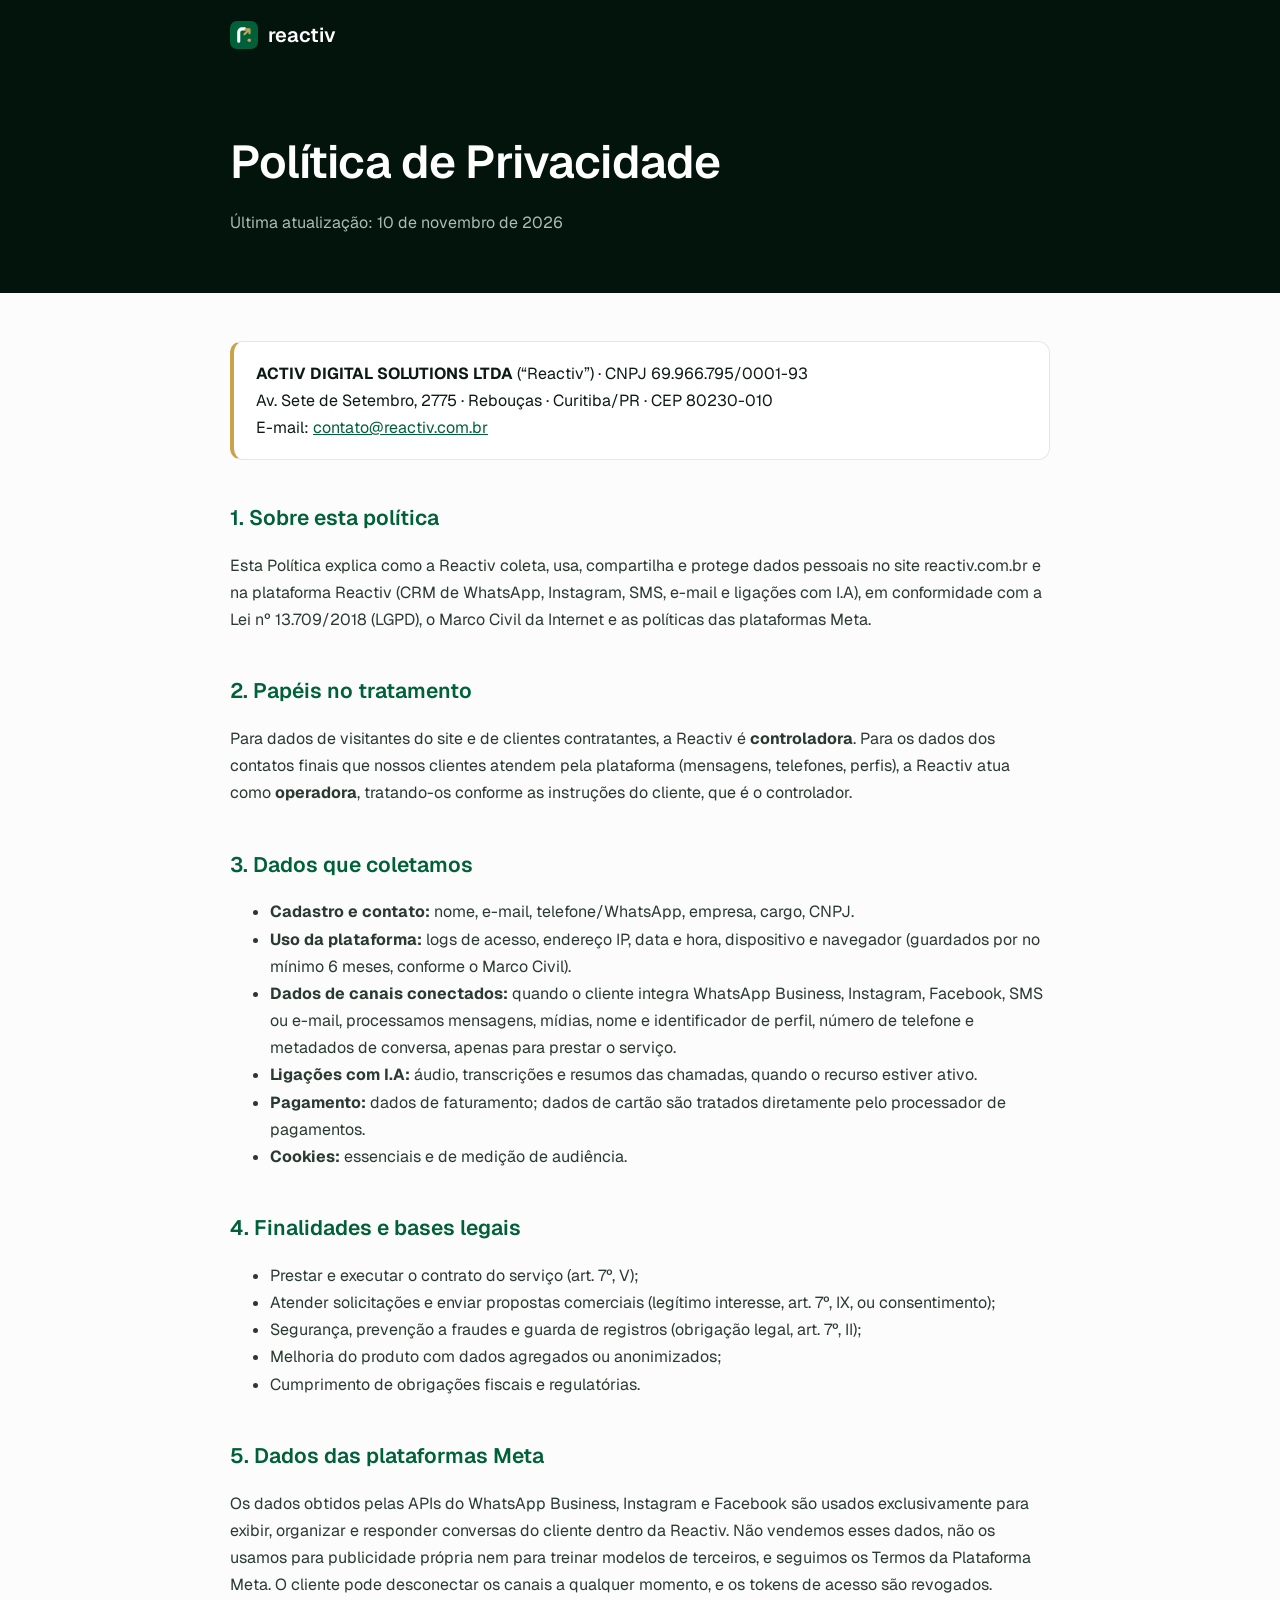
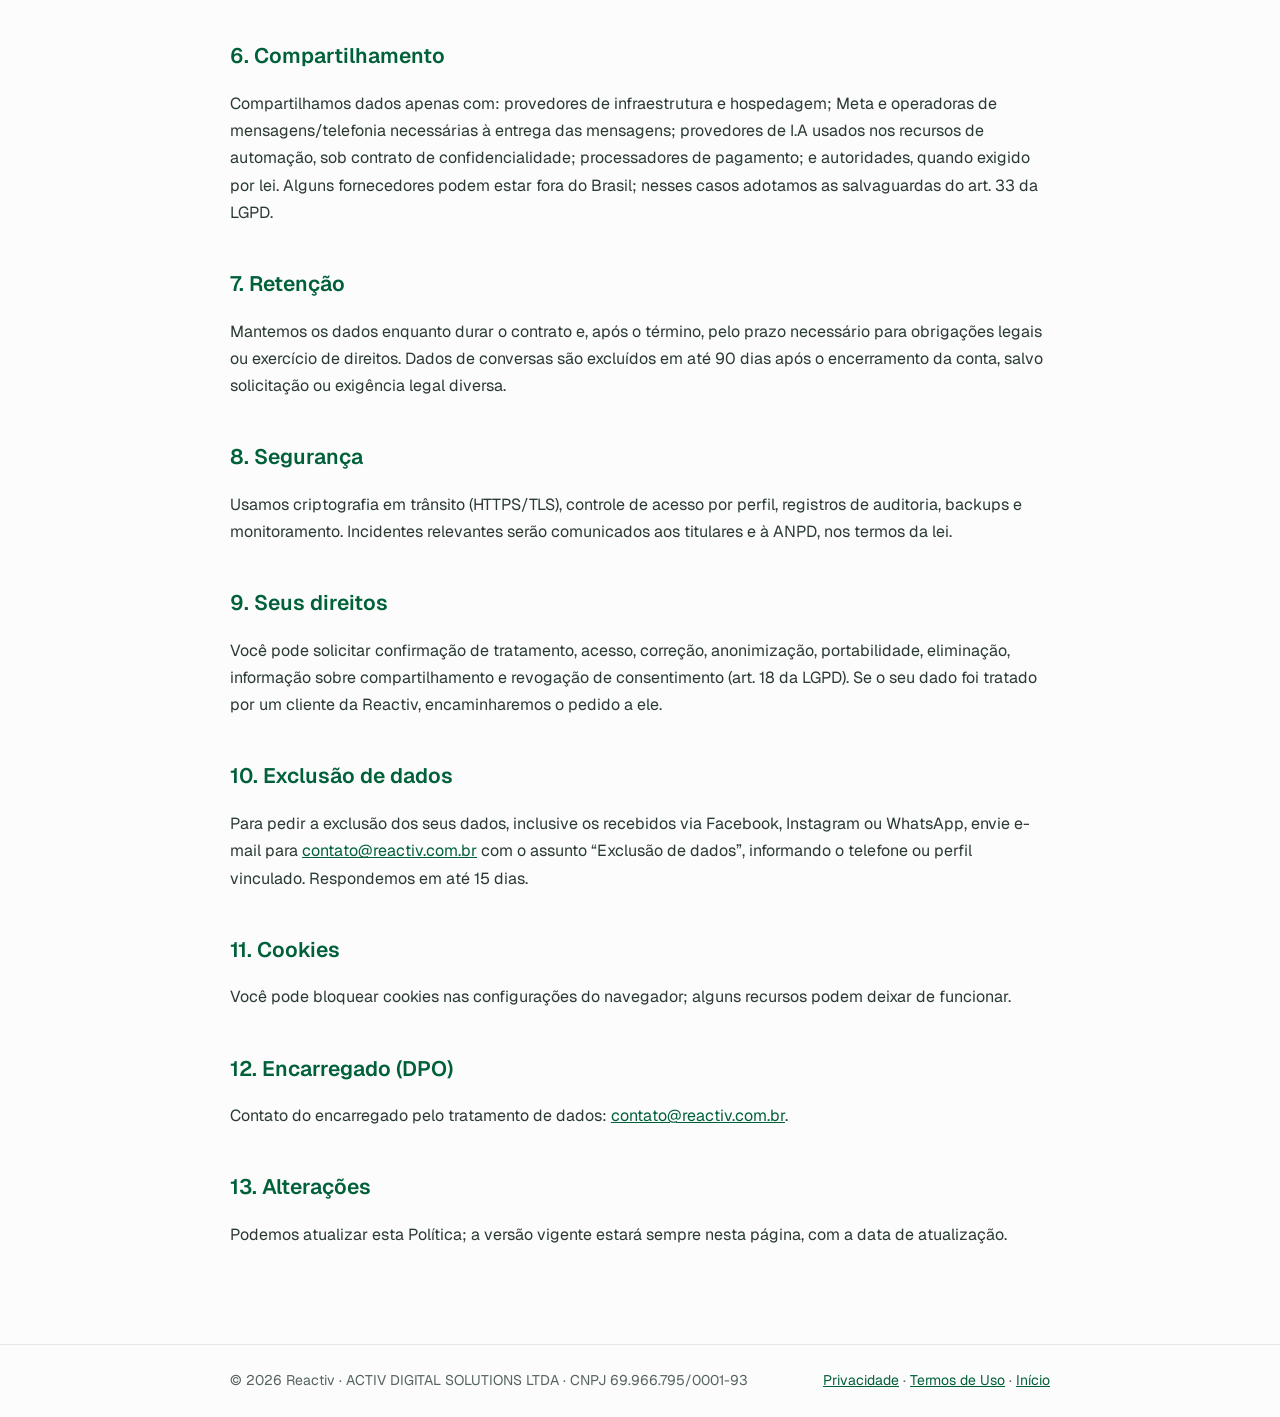
<file: privacidade/index.html>
<!doctype html><html lang="pt-BR"><head><meta charset="utf-8"><meta name="viewport" content="width=device-width, initial-scale=1">
<title>Política de Privacidade · Reactiv</title><meta name="description" content="Política de Privacidade da plataforma Reactiv, operada por ACTIV DIGITAL SOLUTIONS LTDA.">
<link rel="icon" href="../favicon.svg" type="image/svg+xml">
<link href="https://fonts.googleapis.com/css2?family=Geist:wght@400;500;600;700&display=swap" rel="stylesheet">
<style>
:root{--g:#006039;--gold:#C9A24A;--ink:#0d1a14;--mut:#55645c;--line:#e3e8e5;--bg:#fbfcfb}
*{box-sizing:border-box}body{margin:0;font-family:Geist,system-ui,sans-serif;color:var(--ink);background:var(--bg);line-height:1.7}
header{background:#03140D;padding:18px 16px}header a{display:inline-flex;gap:10px;align-items:center;color:#fff;text-decoration:none;font-weight:600;font-size:20px}
.hero{background:#03140D;color:#fff;padding:48px 16px 56px}.hero h1{margin:0 0 8px;font-size:clamp(30px,5vw,46px);letter-spacing:-.02em;font-weight:600}.hero p{margin:0;color:#a9bdb3}
.w{max-width:820px;margin:0 auto}main{padding:48px 16px 80px}
h2{font-size:21px;margin:40px 0 10px;color:var(--g);font-weight:600}p,li{color:#2a3a32}a{color:var(--g)}
.box{background:#fff;border:1px solid var(--line);border-left:4px solid var(--gold);border-radius:12px;padding:18px 22px}
footer{border-top:1px solid var(--line);padding:24px 16px;color:var(--mut);font-size:14px}footer .w{display:flex;flex-wrap:wrap;gap:16px;justify-content:space-between}
</style></head><body>
<header><div class="w"><a href="../"><img src="../img/logo-mark.svg" width="28" height="28" alt="">reactiv</a></div></header>
<section class="hero"><div class="w"><h1>Política de Privacidade</h1><p>Última atualização: 10 de novembro de 2026</p></div></section>
<main><div class="w">
<div class="box"><strong>ACTIV DIGITAL SOLUTIONS LTDA</strong> (“Reactiv”) · CNPJ 69.966.795/0001-93<br>Av. Sete de Setembro, 2775 · Rebouças · Curitiba/PR · CEP 80230-010<br>E-mail: <a href="mailto:contato@reactiv.com.br">contato@reactiv.com.br</a></div>

<h2>1. Sobre esta política</h2><p>Esta Política explica como a Reactiv coleta, usa, compartilha e protege dados pessoais no site reactiv.com.br e na plataforma Reactiv (CRM de WhatsApp, Instagram, SMS, e-mail e ligações com I.A), em conformidade com a Lei nº 13.709/2018 (LGPD), o Marco Civil da Internet e as políticas das plataformas Meta.</p>
<h2>2. Papéis no tratamento</h2><p>Para dados de visitantes do site e de clientes contratantes, a Reactiv é <strong>controladora</strong>. Para os dados dos contatos finais que nossos clientes atendem pela plataforma (mensagens, telefones, perfis), a Reactiv atua como <strong>operadora</strong>, tratando-os conforme as instruções do cliente, que é o controlador.</p>
<h2>3. Dados que coletamos</h2><ul>
<li><strong>Cadastro e contato:</strong> nome, e-mail, telefone/WhatsApp, empresa, cargo, CNPJ.</li>
<li><strong>Uso da plataforma:</strong> logs de acesso, endereço IP, data e hora, dispositivo e navegador (guardados por no mínimo 6 meses, conforme o Marco Civil).</li>
<li><strong>Dados de canais conectados:</strong> quando o cliente integra WhatsApp Business, Instagram, Facebook, SMS ou e-mail, processamos mensagens, mídias, nome e identificador de perfil, número de telefone e metadados de conversa, apenas para prestar o serviço.</li>
<li><strong>Ligações com I.A:</strong> áudio, transcrições e resumos das chamadas, quando o recurso estiver ativo.</li>
<li><strong>Pagamento:</strong> dados de faturamento; dados de cartão são tratados diretamente pelo processador de pagamentos.</li>
<li><strong>Cookies:</strong> essenciais e de medição de audiência.</li></ul>
<h2>4. Finalidades e bases legais</h2><ul>
<li>Prestar e executar o contrato do serviço (art. 7º, V);</li><li>Atender solicitações e enviar propostas comerciais (legítimo interesse, art. 7º, IX, ou consentimento);</li>
<li>Segurança, prevenção a fraudes e guarda de registros (obrigação legal, art. 7º, II);</li><li>Melhoria do produto com dados agregados ou anonimizados;</li><li>Cumprimento de obrigações fiscais e regulatórias.</li></ul>
<h2>5. Dados das plataformas Meta</h2><p>Os dados obtidos pelas APIs do WhatsApp Business, Instagram e Facebook são usados exclusivamente para exibir, organizar e responder conversas do cliente dentro da Reactiv. Não vendemos esses dados, não os usamos para publicidade própria nem para treinar modelos de terceiros, e seguimos os Termos da Plataforma Meta. O cliente pode desconectar os canais a qualquer momento, e os tokens de acesso são revogados.</p>
<h2>6. Compartilhamento</h2><p>Compartilhamos dados apenas com: provedores de infraestrutura e hospedagem; Meta e operadoras de mensagens/telefonia necessárias à entrega das mensagens; provedores de I.A usados nos recursos de automação, sob contrato de confidencialidade; processadores de pagamento; e autoridades, quando exigido por lei. Alguns fornecedores podem estar fora do Brasil; nesses casos adotamos as salvaguardas do art. 33 da LGPD.</p>
<h2>7. Retenção</h2><p>Mantemos os dados enquanto durar o contrato e, após o término, pelo prazo necessário para obrigações legais ou exercício de direitos. Dados de conversas são excluídos em até 90 dias após o encerramento da conta, salvo solicitação ou exigência legal diversa.</p>
<h2>8. Segurança</h2><p>Usamos criptografia em trânsito (HTTPS/TLS), controle de acesso por perfil, registros de auditoria, backups e monitoramento. Incidentes relevantes serão comunicados aos titulares e à ANPD, nos termos da lei.</p>
<h2>9. Seus direitos</h2><p>Você pode solicitar confirmação de tratamento, acesso, correção, anonimização, portabilidade, eliminação, informação sobre compartilhamento e revogação de consentimento (art. 18 da LGPD). Se o seu dado foi tratado por um cliente da Reactiv, encaminharemos o pedido a ele.</p>
<h2 id="exclusao">10. Exclusão de dados</h2><p>Para pedir a exclusão dos seus dados, inclusive os recebidos via Facebook, Instagram ou WhatsApp, envie e-mail para <a href="mailto:contato@reactiv.com.br?subject=Exclus%C3%A3o%20de%20dados">contato@reactiv.com.br</a> com o assunto “Exclusão de dados”, informando o telefone ou perfil vinculado. Respondemos em até 15 dias.</p>
<h2>11. Cookies</h2><p>Você pode bloquear cookies nas configurações do navegador; alguns recursos podem deixar de funcionar.</p>
<h2>12. Encarregado (DPO)</h2><p>Contato do encarregado pelo tratamento de dados: <a href="mailto:contato@reactiv.com.br">contato@reactiv.com.br</a>.</p>
<h2>13. Alterações</h2><p>Podemos atualizar esta Política; a versão vigente estará sempre nesta página, com a data de atualização.</p>
</div></main><footer><div class="w"><span>© 2026 Reactiv · ACTIV DIGITAL SOLUTIONS LTDA · CNPJ 69.966.795/0001-93</span><span><a href="../privacidade/">Privacidade</a> · <a href="../termos/">Termos de Uso</a> · <a href="../">Início</a></span></div></footer></body></html>
</file>
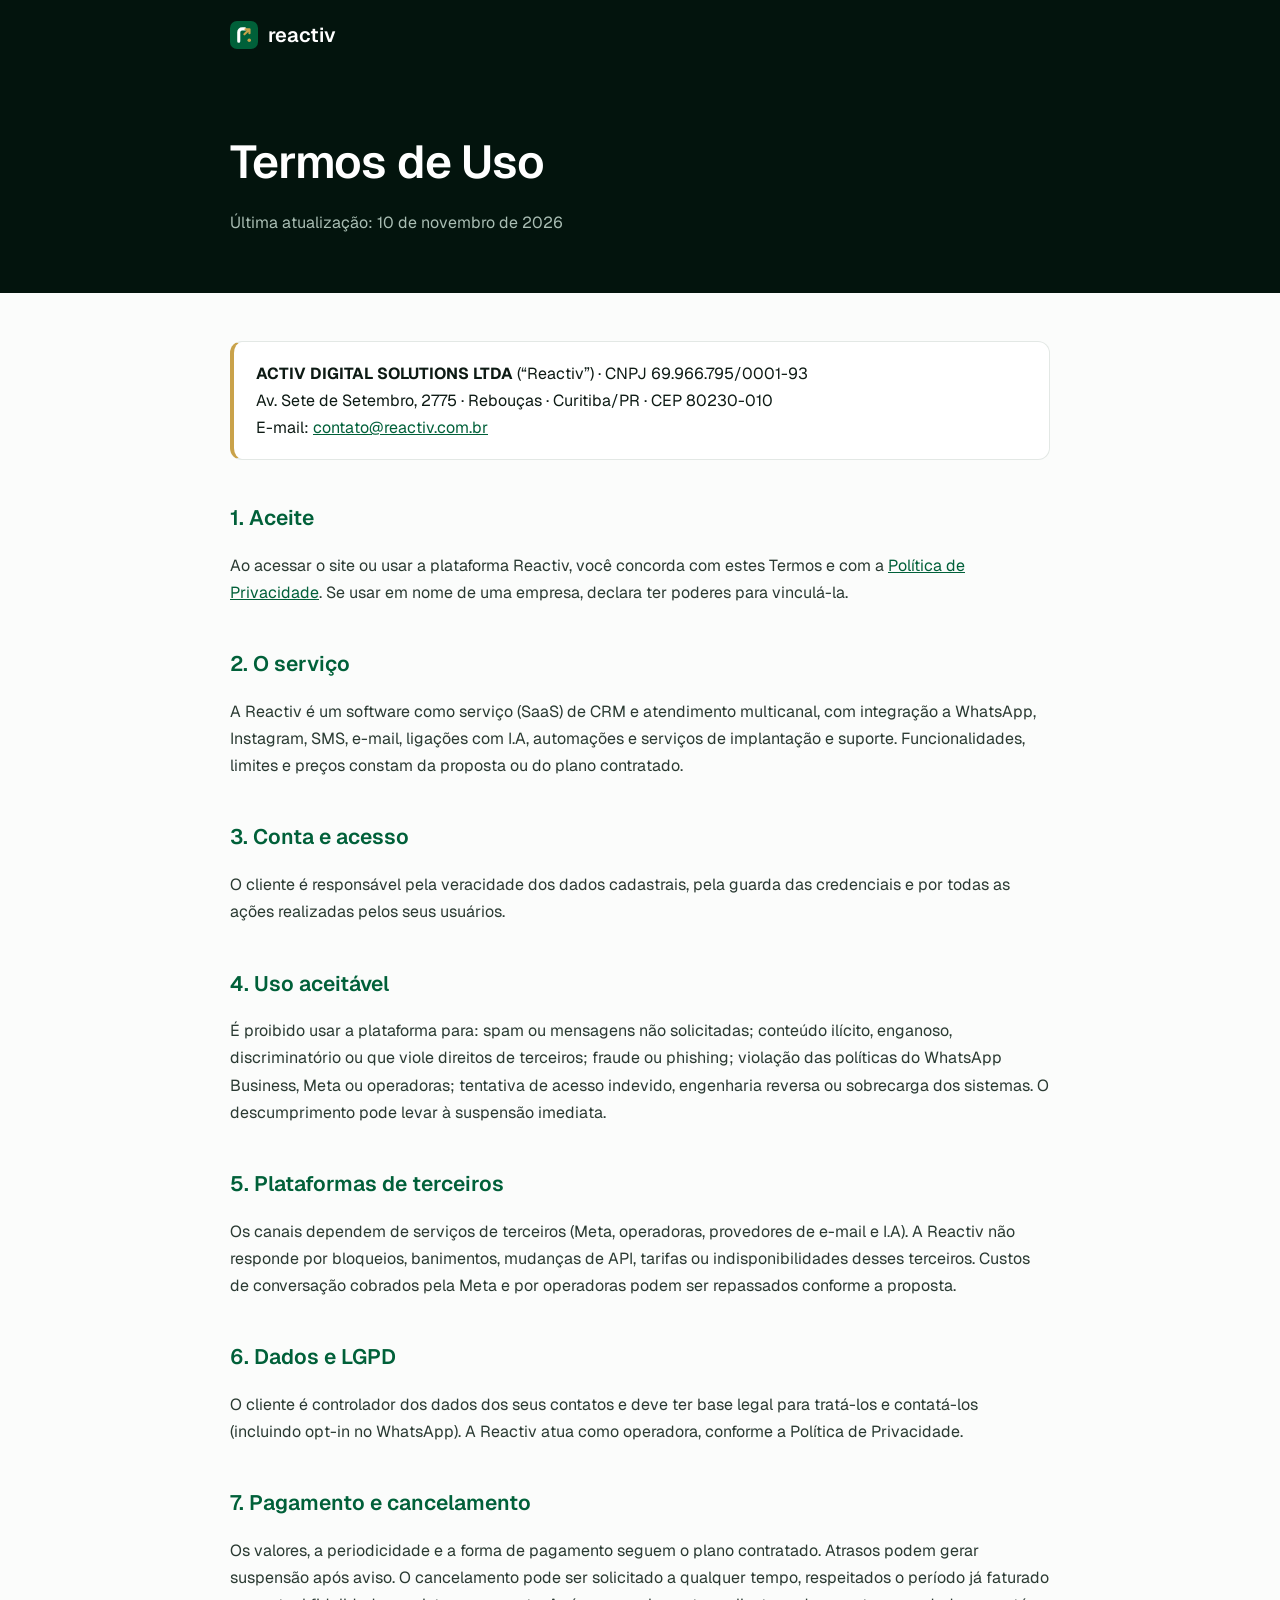
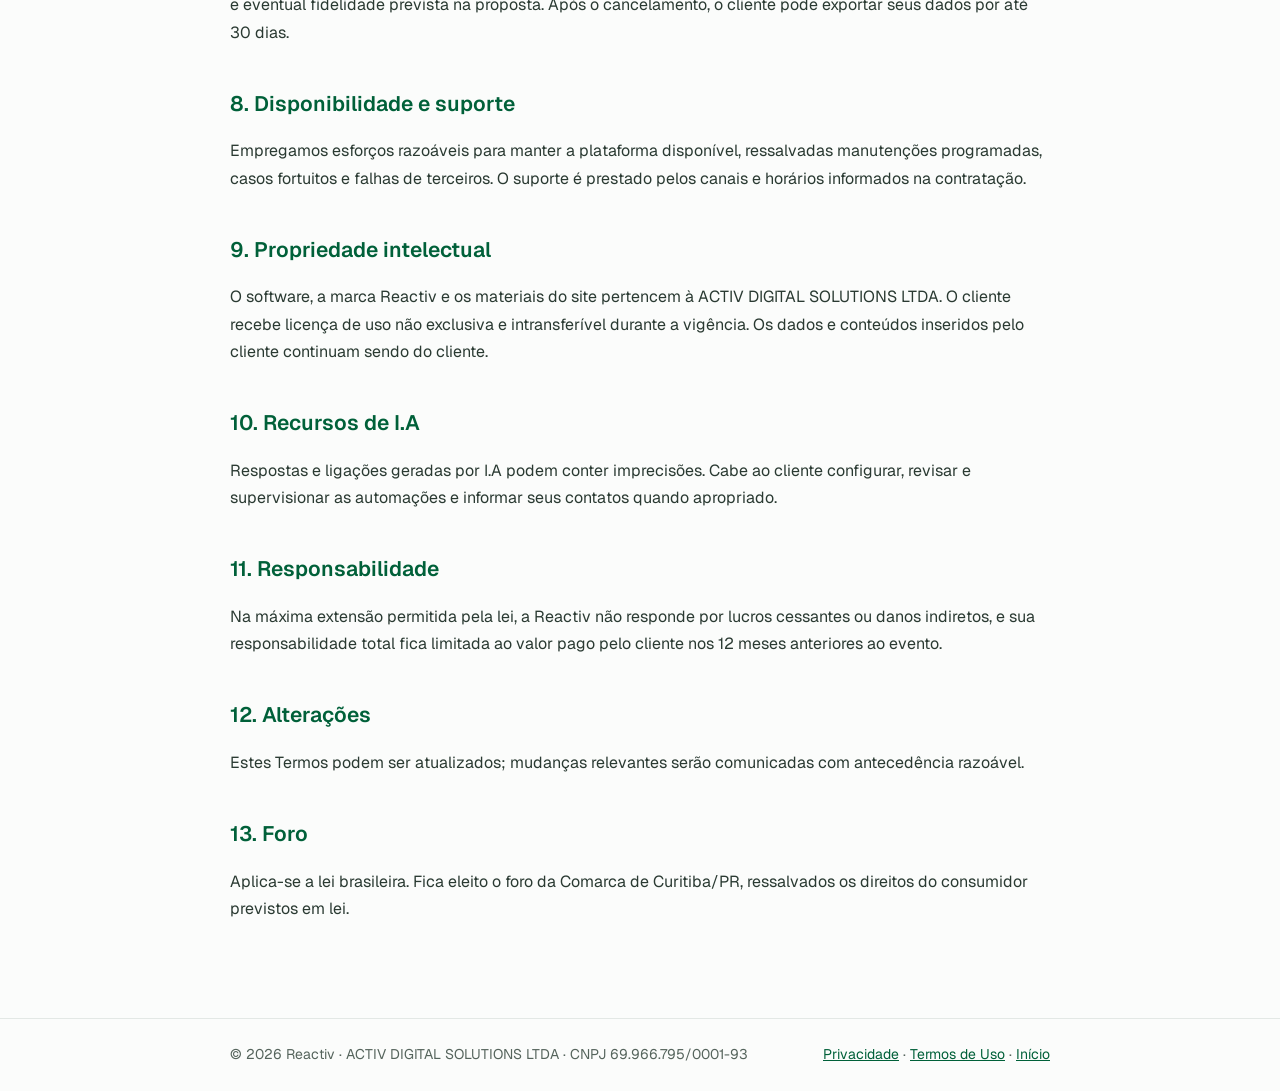
<file: termos/index.html>
<!doctype html><html lang="pt-BR"><head><meta charset="utf-8"><meta name="viewport" content="width=device-width, initial-scale=1">
<title>Termos de Uso · Reactiv</title><meta name="description" content="Termos de Uso da plataforma Reactiv, operada por ACTIV DIGITAL SOLUTIONS LTDA.">
<link rel="icon" href="../favicon.svg" type="image/svg+xml">
<link href="https://fonts.googleapis.com/css2?family=Geist:wght@400;500;600;700&display=swap" rel="stylesheet">
<style>
:root{--g:#006039;--gold:#C9A24A;--ink:#0d1a14;--mut:#55645c;--line:#e3e8e5;--bg:#fbfcfb}
*{box-sizing:border-box}body{margin:0;font-family:Geist,system-ui,sans-serif;color:var(--ink);background:var(--bg);line-height:1.7}
header{background:#03140D;padding:18px 16px}header a{display:inline-flex;gap:10px;align-items:center;color:#fff;text-decoration:none;font-weight:600;font-size:20px}
.hero{background:#03140D;color:#fff;padding:48px 16px 56px}.hero h1{margin:0 0 8px;font-size:clamp(30px,5vw,46px);letter-spacing:-.02em;font-weight:600}.hero p{margin:0;color:#a9bdb3}
.w{max-width:820px;margin:0 auto}main{padding:48px 16px 80px}
h2{font-size:21px;margin:40px 0 10px;color:var(--g);font-weight:600}p,li{color:#2a3a32}a{color:var(--g)}
.box{background:#fff;border:1px solid var(--line);border-left:4px solid var(--gold);border-radius:12px;padding:18px 22px}
footer{border-top:1px solid var(--line);padding:24px 16px;color:var(--mut);font-size:14px}footer .w{display:flex;flex-wrap:wrap;gap:16px;justify-content:space-between}
</style></head><body>
<header><div class="w"><a href="../"><img src="../img/logo-mark.svg" width="28" height="28" alt="">reactiv</a></div></header>
<section class="hero"><div class="w"><h1>Termos de Uso</h1><p>Última atualização: 10 de novembro de 2026</p></div></section>
<main><div class="w">
<div class="box"><strong>ACTIV DIGITAL SOLUTIONS LTDA</strong> (“Reactiv”) · CNPJ 69.966.795/0001-93<br>Av. Sete de Setembro, 2775 · Rebouças · Curitiba/PR · CEP 80230-010<br>E-mail: <a href="mailto:contato@reactiv.com.br">contato@reactiv.com.br</a></div>

<h2>1. Aceite</h2><p>Ao acessar o site ou usar a plataforma Reactiv, você concorda com estes Termos e com a <a href="../privacidade/">Política de Privacidade</a>. Se usar em nome de uma empresa, declara ter poderes para vinculá-la.</p>
<h2>2. O serviço</h2><p>A Reactiv é um software como serviço (SaaS) de CRM e atendimento multicanal, com integração a WhatsApp, Instagram, SMS, e-mail, ligações com I.A, automações e serviços de implantação e suporte. Funcionalidades, limites e preços constam da proposta ou do plano contratado.</p>
<h2>3. Conta e acesso</h2><p>O cliente é responsável pela veracidade dos dados cadastrais, pela guarda das credenciais e por todas as ações realizadas pelos seus usuários.</p>
<h2>4. Uso aceitável</h2><p>É proibido usar a plataforma para: spam ou mensagens não solicitadas; conteúdo ilícito, enganoso, discriminatório ou que viole direitos de terceiros; fraude ou phishing; violação das políticas do WhatsApp Business, Meta ou operadoras; tentativa de acesso indevido, engenharia reversa ou sobrecarga dos sistemas. O descumprimento pode levar à suspensão imediata.</p>
<h2>5. Plataformas de terceiros</h2><p>Os canais dependem de serviços de terceiros (Meta, operadoras, provedores de e-mail e I.A). A Reactiv não responde por bloqueios, banimentos, mudanças de API, tarifas ou indisponibilidades desses terceiros. Custos de conversação cobrados pela Meta e por operadoras podem ser repassados conforme a proposta.</p>
<h2>6. Dados e LGPD</h2><p>O cliente é controlador dos dados dos seus contatos e deve ter base legal para tratá-los e contatá-los (incluindo opt-in no WhatsApp). A Reactiv atua como operadora, conforme a Política de Privacidade.</p>
<h2>7. Pagamento e cancelamento</h2><p>Os valores, a periodicidade e a forma de pagamento seguem o plano contratado. Atrasos podem gerar suspensão após aviso. O cancelamento pode ser solicitado a qualquer tempo, respeitados o período já faturado e eventual fidelidade prevista na proposta. Após o cancelamento, o cliente pode exportar seus dados por até 30 dias.</p>
<h2>8. Disponibilidade e suporte</h2><p>Empregamos esforços razoáveis para manter a plataforma disponível, ressalvadas manutenções programadas, casos fortuitos e falhas de terceiros. O suporte é prestado pelos canais e horários informados na contratação.</p>
<h2>9. Propriedade intelectual</h2><p>O software, a marca Reactiv e os materiais do site pertencem à ACTIV DIGITAL SOLUTIONS LTDA. O cliente recebe licença de uso não exclusiva e intransferível durante a vigência. Os dados e conteúdos inseridos pelo cliente continuam sendo do cliente.</p>
<h2>10. Recursos de I.A</h2><p>Respostas e ligações geradas por I.A podem conter imprecisões. Cabe ao cliente configurar, revisar e supervisionar as automações e informar seus contatos quando apropriado.</p>
<h2>11. Responsabilidade</h2><p>Na máxima extensão permitida pela lei, a Reactiv não responde por lucros cessantes ou danos indiretos, e sua responsabilidade total fica limitada ao valor pago pelo cliente nos 12 meses anteriores ao evento.</p>
<h2>12. Alterações</h2><p>Estes Termos podem ser atualizados; mudanças relevantes serão comunicadas com antecedência razoável.</p>
<h2>13. Foro</h2><p>Aplica-se a lei brasileira. Fica eleito o foro da Comarca de Curitiba/PR, ressalvados os direitos do consumidor previstos em lei.</p>
</div></main><footer><div class="w"><span>© 2026 Reactiv · ACTIV DIGITAL SOLUTIONS LTDA · CNPJ 69.966.795/0001-93</span><span><a href="../privacidade/">Privacidade</a> · <a href="../termos/">Termos de Uso</a> · <a href="../">Início</a></span></div></footer></body></html>
</file>
<file: styles.css>
/* Reactiv · verde Rolex
   base escura: #020C08 · brand: #006039 · brilho: #0E8A55 · menta: #6FD3A4 · ouro: #C9A24A */
:root {
  --night: #020c08;
  --night-2: #04140d;
  --brand: #006039;
  --brand-600: #00744a;
  --glow: #0e8a55;
  --mint: #7ad9ab;
  --gold: #c9a24a;
  --ink: #0f1a15;
  --body: #4a5a53;
  --muted: #7c8c85;
  --mute-h: #9aaba3;          /* 1ª linha dos títulos (tom apagado) */
  --line: #e6ece9;
  --page: #f7f9f8;
  --sheet: #f3f6f4;
  --paper: #fff;
  --r-lg: 28px;
  --r-md: 18px;
  --r-sm: 12px;
  --ease: cubic-bezier(.22, 1, .36, 1);
}

* { box-sizing: border-box; margin: 0; padding: 0; }
html { scroll-behavior: smooth; }
body { font-family: Geist, -apple-system, "Segoe UI", Helvetica, Arial, sans-serif; background: var(--page); color: var(--ink); -webkit-font-smoothing: antialiased; line-height: 1.5; overflow-x: hidden; }
a { color: inherit; text-decoration: none; }
button { font: inherit; color: inherit; background: none; border: 0; cursor: pointer; }
img { display: block; max-width: 100%; }
.ic { width: 18px; height: 18px; fill: none; stroke: currentColor; stroke-width: 1.75; stroke-linecap: round; stroke-linejoin: round; flex: none; }
.ic--fill { fill: currentColor; stroke: none; width: 10px; height: 10px; }
.wrap { width: min(1180px, 100% - 48px); margin-inline: auto; }
.center { text-align: center; }

/* tipografia: títulos leves em dois tons, como a referência */
.h2 { font-size: clamp(36px, 4.4vw, 60px); font-weight: 400; letter-spacing: -.045em; line-height: 1.02; color: var(--ink); }
.h2--light { color: #fff; }
.t-mute { color: var(--mute-h); }
.h2--light .t-mute, .hero .t-mute { color: rgba(220, 235, 228, .52); }
.lead { font-size: 18px; color: var(--body); max-width: 600px; margin-top: 22px; line-height: 1.55; }
.lead.center { margin-inline: auto; }
.lead--light { color: rgba(225, 238, 232, .72); }
.eyebrow { font-size: 11.5px; font-weight: 600; letter-spacing: .14em; text-transform: uppercase; color: var(--muted); }
.eyebrow--light { color: var(--mint); }
.fine { font-size: 12px; color: var(--muted); margin-top: 14px; line-height: 1.5; }

/* botões */
.btn { display: inline-flex; align-items: center; justify-content: center; gap: 10px; height: 46px; padding: 0 22px; border-radius: 12px; font-weight: 500; font-size: 15px; transition: transform .25s var(--ease), background .25s, box-shadow .25s; white-space: nowrap; }
.btn:active { transform: scale(.98); }
.btn--sm { height: 38px; padding: 0 16px; font-size: 14px; border-radius: 999px; }
.btn--lg { height: 54px; padding: 0 28px; font-size: 16px; }
.btn--block { width: 100%; }
.btn--white { background: #fff; color: var(--ink); }
.btn--white:hover { background: #eef5f1; }
.btn--brand { background: var(--brand); color: #fff; box-shadow: 0 14px 34px -12px rgba(0, 116, 74, .7), inset 0 1px 0 rgba(255, 255, 255, .14); }
.btn--brand:hover { background: var(--brand-600); }
.btn__sq { display: grid; place-items: center; width: 28px; height: 28px; border-radius: 8px; background: var(--brand); color: #fff; margin-right: -10px; }
.btn__sq .ic { width: 15px; height: 15px; }

/* NAV flutuante */
.nav { position: fixed; top: 0; left: 0; right: 0; z-index: 60; padding: 10px 24px; transition: padding .35s var(--ease); }
.nav__in { max-width: 1180px; margin: 0 auto; display: flex; align-items: center; gap: 32px; height: 54px; padding: 0 10px 0 18px; border-radius: 0 0 18px 18px; border: 1px solid rgba(255, 255, 255, .08); border-top: 0; background: rgba(2, 12, 8, .55); backdrop-filter: blur(16px) saturate(140%); color: #fff; transition: background .35s, border-color .35s, color .35s, border-radius .35s; }
.nav.is-light .nav__in { background: rgba(255, 255, 255, .82); border-color: var(--line); color: var(--ink); border-radius: 18px; border-top: 1px solid var(--line); }
.nav.is-light { padding-top: 12px; }
.brand { display: flex; align-items: center; gap: 9px; font-weight: 600; font-size: 19px; letter-spacing: -.04em; }
.brand img { border-radius: 8px; }
.nav__links { display: flex; gap: 28px; margin-left: 24px; font-size: 14.5px; font-weight: 500; }
.nav__links a { opacity: .82; transition: opacity .2s; }
.nav__links a:hover { opacity: 1; }
.nav__end { margin-left: auto; display: flex; align-items: center; gap: 14px; }
.nav__login { display: flex; align-items: center; gap: 7px; font-size: 14.5px; font-weight: 500; opacity: .9; }
.nav.is-light .btn--white { background: var(--ink); color: #fff; }
.nav__burger { display: none; width: 38px; height: 38px; place-content: center; gap: 6px; }
.nav__burger span { display: block; width: 20px; height: 1.5px; background: currentColor; transition: transform .3s; }
.nav__burger[aria-expanded="true"] span:first-child { transform: translateY(3.75px) rotate(45deg); }
.nav__burger[aria-expanded="true"] span:last-child { transform: translateY(-3.75px) rotate(-45deg); }

/* HERO */
.hero { position: relative; min-height: 100svh; max-height: 980px; display: flex; align-items: flex-end; padding: 140px 0 120px; background: var(--night); color: #fff; overflow: hidden; isolation: isolate; }
.hero::before { content: ""; position: absolute; inset: 0; z-index: -1; background:
  radial-gradient(60% 70% at 70% 10%, rgba(14, 138, 85, .55), transparent 70%),
  radial-gradient(50% 60% at 15% 20%, rgba(0, 96, 57, .45), transparent 70%),
  radial-gradient(40% 40% at 90% 90%, rgba(201, 162, 74, .10), transparent 70%); }
.hero::after { content: ""; position: absolute; inset: auto 0 0; height: 40%; z-index: -1; background: linear-gradient(transparent, var(--night)); }
.hero__bg { position: absolute; inset: 0; z-index: -1; pointer-events: none; }
.hero__ghost { position: absolute; right: -4%; top: 16%; width: 46%; display: grid; gap: 18px; padding: 28px; border-radius: 26px; border: 1px solid rgba(255, 255, 255, .08); background: rgba(255, 255, 255, .03); filter: blur(5px); opacity: .55; transform: perspective(1400px) rotateY(-14deg) rotateX(6deg); animation: ghost 12s ease-in-out infinite alternate; }
.gh-row { display: flex; gap: 12px; } .gh-row i { height: 14px; border-radius: 8px; background: rgba(255, 255, 255, .14); }
.gh-cards { display: grid; grid-template-columns: repeat(3, 1fr); gap: 12px; } .gh-cards b { height: 86px; border-radius: 14px; background: rgba(255, 255, 255, .08); }
.gh-chart { height: 150px; border-radius: 14px; background: linear-gradient(170deg, rgba(122, 217, 171, .32), transparent 70%); clip-path: polygon(0 80%, 12% 66%, 25% 72%, 38% 48%, 50% 56%, 63% 30%, 76% 38%, 88% 14%, 100% 20%, 100% 100%, 0 100%); }
@keyframes ghost { to { transform: perspective(1400px) rotateY(-8deg) rotateX(2deg) translateY(-14px); } }
.hero__title { font-size: clamp(46px, 6.6vw, 96px); font-weight: 300; letter-spacing: -.05em; line-height: 1.02; }
.hero__title .t-mute { display: block; }
.hero__foot { display: flex; align-items: flex-end; justify-content: space-between; gap: 40px; margin-top: 34px; }
.hero__sub { font-size: 19px; color: rgba(225, 238, 232, .72); max-width: 470px; line-height: 1.5; }
.hl { color: var(--mint); font-weight: 500; }
.hero__peek { display: flex; align-items: center; gap: 10px; font-size: 16px; font-weight: 500; color: #fff; opacity: .9; }
.hero__peek:hover { opacity: 1; }

/* DOCK (sticky com 5 etapas) */
.dock { position: relative; height: 340vh; background: var(--night); margin-top: -1px; }
.dock__stick { position: sticky; top: 0; height: 100vh; display: flex; flex-direction: column; justify-content: center; align-items: center; gap: 18px; padding: 80px 24px 40px; }
.dock__card { width: min(1240px, 100%); display: grid; grid-template-columns: 380px 1fr; gap: 48px; align-items: center; padding: 44px 44px 44px 52px; background: #fff; border-radius: var(--r-lg); box-shadow: 0 40px 120px -30px rgba(14, 138, 85, .35); }
.dock__texts { display: grid; }
.dock__text { grid-area: 1 / 1; opacity: 0; transform: translateY(14px); transition: opacity .5s var(--ease), transform .5s var(--ease); pointer-events: none; }
.dock__text.is-on { opacity: 1; transform: none; pointer-events: auto; }
.dock__text h2 { font-size: 44px; font-weight: 400; letter-spacing: -.045em; line-height: 1.04; }
.dock__text > p { color: var(--body); margin: 22px 0 26px; font-size: 16.5px; line-height: 1.6; }
.feat { list-style: none; display: grid; gap: 18px; }
.feat li { display: flex; gap: 14px; align-items: center; }
.feat__ic { width: 36px; height: 36px; display: grid; place-items: center; border-radius: 10px; background: #eaf5ef; color: var(--brand); }
.feat b { display: block; color: var(--brand); font-weight: 500; font-size: 16px; }
.feat div { font-size: 13.5px; color: var(--muted); line-height: 1.35; }
.dock__more { display: inline-flex; align-items: center; gap: 8px; margin-top: 30px; padding-bottom: 12px; border-bottom: 2px solid var(--brand); color: var(--brand); font-weight: 500; width: 100%; max-width: 270px; }
.dock__dots { display: flex; gap: 6px; }
.dock__dots i { width: 20px; height: 3px; border-radius: 3px; background: rgba(255, 255, 255, .18); transition: width .4s var(--ease), background .4s; }
.dock__dots i.is-on { width: 34px; background: var(--mint); }

.dock__visual { position: relative; min-width: 0; }
.stages { display: flex; align-items: center; flex-wrap: wrap; gap: 6px; margin-bottom: 14px; }
.stage { display: flex; align-items: center; gap: 8px; height: 40px; padding: 0 14px 0 5px; border-radius: 999px; border: 1px solid var(--line); background: #fff; font-size: 13.5px; font-weight: 500; color: var(--ink); transition: background .3s, color .3s, border-color .3s; }
.stage span { width: 30px; height: 30px; border-radius: 50%; display: grid; place-items: center; background: var(--brand); color: #fff; }
.stage span .ic { width: 15px; height: 15px; }
.stage.is-on { background: var(--night-2); border-color: var(--night-2); color: #fff; }
.stage.is-on span { background: var(--mint); color: var(--night); }
.stage__eq { font-style: normal; color: var(--muted); padding: 0 2px; }
.screens { position: relative; height: 380px; border-radius: 20px; background: var(--sheet); overflow: hidden; }
.scr { position: absolute; inset: 0; padding: 18px; opacity: 0; transform: scale(.98); transition: opacity .45s var(--ease), transform .45s var(--ease); }
.scr.is-on { opacity: 1; transform: none; }
.scr__chip { position: absolute; top: 14px; left: 14px; z-index: 2; padding: 6px 12px; border-radius: 8px; background: var(--brand); color: #fff; font-size: 12.5px; font-weight: 500; }
.scr__grid { display: grid; grid-template-columns: 1fr 1fr 1.1fr; grid-template-rows: 1fr 1fr; gap: 12px; height: 100%; padding-top: 34px; }
.scr__grid .tile--list { grid-row: span 2; }
.scr__grid .tile--wide { grid-column: span 2; grid-row: span 2; }
.tile { background: #fff; border-radius: 14px; padding: 16px; border: 1px solid var(--line); position: relative; overflow: hidden; display: flex; flex-direction: column; min-width: 0; }
.tile small { font-size: 10.5px; font-weight: 600; letter-spacing: .1em; text-transform: uppercase; color: var(--muted); }
.tile b { font-size: 22px; font-weight: 600; letter-spacing: -.03em; margin-top: 6px; }
.tile em { font-style: normal; font-size: 12px; color: var(--muted); margin-top: 2px; }
.spark { margin-top: auto; height: 36px; width: 100%; } .spark path { fill: none; stroke: var(--glow); stroke-width: 2; }
.area { margin-top: auto; width: 100%; height: 60%; min-height: 60px; }
.area__f { fill: rgba(14, 138, 85, .12); } .area__l { fill: none; stroke: var(--glow); stroke-width: 2; vector-effect: non-scaling-stroke; }
.seg { display: flex; padding: 3px; border-radius: 9px; background: var(--sheet); margin-bottom: 12px; font-size: 12px; }
.seg span { flex: 1; text-align: center; padding: 5px; border-radius: 7px; color: var(--muted); } .seg span:first-child { background: #fff; color: var(--ink); font-weight: 500; box-shadow: 0 1px 2px rgba(0, 0, 0, .06); }
.tile--list p { display: flex; align-items: center; gap: 7px; font-size: 13px; margin-top: 10px; }
.tile--list p i { width: 7px; height: 7px; border-radius: 50%; background: var(--c); }
.tile--list p b { margin: 0 0 0 auto; font-size: 13px; }
.bar { height: 5px; border-radius: 5px; background: var(--sheet); margin-top: 6px; overflow: hidden; }
.bar span { display: block; height: 100%; border-radius: inherit; background: var(--brand); transition: width .6s var(--ease); }
.bar--lg { height: 8px; margin-top: auto; }
.bar--muted span { background: #c7d1cc; }

.chatmock { display: grid; grid-template-columns: 220px 1fr; gap: 12px; height: 100%; padding-top: 34px; }
.chatmock ul { list-style: none; background: #fff; border-radius: 14px; border: 1px solid var(--line); overflow: hidden; }
.chatmock li { display: flex; gap: 10px; align-items: center; padding: 11px 12px; border-bottom: 1px solid var(--line); font-size: 12.5px; }
.chatmock li.on { background: #eaf5ef; box-shadow: inset 3px 0 var(--brand); }
.chatmock li i { flex: none; width: 30px; height: 30px; border-radius: 50%; display: grid; place-items: center; font-style: normal; font-size: 11px; font-weight: 600; color: var(--ink); }
.chatmock li div { min-width: 0; } .chatmock li b { display: block; font-weight: 500; }
.chatmock li small { display: block; color: var(--muted); white-space: nowrap; overflow: hidden; text-overflow: ellipsis; }
.chatmock li em { margin-left: auto; font-style: normal; font-size: 11px; color: var(--muted); white-space: nowrap; }
.chatmock__talk { background: #eef2ef url("data:image/svg+xml,%3Csvg xmlns='http://www.w3.org/2000/svg' width='40' height='40'%3E%3Ccircle cx='2' cy='2' r='1' fill='%23d5ddd8'/%3E%3C/svg%3E"); border-radius: 14px; padding: 16px; display: flex; flex-direction: column; gap: 8px; }
.m { max-width: 78%; padding: 9px 12px; border-radius: 12px; font-size: 13px; line-height: 1.4; box-shadow: 0 1px 1px rgba(0, 0, 0, .05); }
.m.in { background: #fff; align-self: flex-start; border-top-left-radius: 4px; }
.m.out { background: #d3f0dc; align-self: flex-end; border-top-right-radius: 4px; }
.m__tag { align-self: flex-end; display: flex; align-items: center; gap: 6px; font-size: 11.5px; color: var(--brand); font-weight: 500; margin-top: 4px; }
.m__tag .ic { width: 13px; height: 13px; }
.chatmock--big { grid-template-columns: 260px 1fr 220px; padding: 0; }
.chatmock__side { background: #fff; border: 1px solid var(--line); border-radius: 14px; padding: 18px; font-size: 13px; }
.chatmock__side b { font-size: 15px; font-weight: 600; display: block; } .chatmock__side small { color: var(--muted); }
.chatmock__side dl { display: grid; grid-template-columns: 1fr auto; gap: 10px; margin-top: 18px; } .chatmock__side dt { color: var(--muted); } .chatmock__side dd { font-weight: 500; text-align: right; }

.kanban { display: grid; grid-template-columns: repeat(4, 1fr); gap: 10px; height: 100%; padding-top: 34px; }
.kanban > div { background: #e9eeeb; border-radius: 12px; padding: 10px; display: flex; flex-direction: column; gap: 7px; }
.kanban h6 { font-size: 12px; font-weight: 600; display: flex; justify-content: space-between; margin-bottom: 2px; color: var(--body); }
.kanban h6 i { font-style: normal; font-weight: 500; color: var(--muted); }
.kanban p { background: #fff; border-radius: 9px; padding: 9px 10px; font-size: 12.5px; font-weight: 500; box-shadow: 0 1px 2px rgba(0, 0, 0, .05); }
.kanban p b { display: block; font-weight: 400; color: var(--muted); font-size: 12px; }
.kanban p.hot { box-shadow: 0 0 0 1.5px var(--gold); }
.kanban p.won b { color: var(--brand); }
.kanban--big { grid-template-columns: repeat(5, 1fr); padding: 0; }

.flowmock { height: 100%; padding: 46px 30px 10px; display: flex; flex-direction: column; align-items: center; }
.fnode { display: flex; align-items: center; gap: 12px; width: 300px; padding: 12px 14px; background: #fff; border: 1px solid var(--line); border-radius: 12px; box-shadow: 0 4px 14px -8px rgba(0, 0, 0, .15); }
.fnode .ic { color: var(--brand); width: 20px; height: 20px; }
.fnode b { display: block; font-size: 13.5px; font-weight: 500; } .fnode small { font-size: 12px; color: var(--muted); }
.fnode--gold { border-color: var(--gold); } .fnode--gold .ic { color: var(--gold); }
.fline { position: relative; width: 1.5px; height: 22px; background: repeating-linear-gradient(var(--glow) 0 4px, transparent 4px 7px); }
.fline em { position: absolute; left: 12px; top: 50%; transform: translateY(-50%); font-style: normal; font-size: 11px; color: var(--muted); white-space: nowrap; }

/* LOGOS */
.logos { background: #fff; padding: 34px 0 30px; text-align: center; }
.logos > p { font-size: 13.5px; color: var(--muted); margin-bottom: 22px; }
.logos__mask { overflow: hidden; mask-image: linear-gradient(90deg, transparent, #000 12%, #000 88%, transparent); }
.logos__track { display: flex; gap: 64px; width: max-content; animation: marquee 46s linear infinite; }
.logos__track span { display: flex; align-items: center; gap: 12px; font-size: 21px; font-weight: 600; letter-spacing: -.03em; color: #26302c; white-space: nowrap; }
.logos__track img { width: 34px; height: 34px; border-radius: 50%; filter: grayscale(1) contrast(1.1); }
@keyframes marquee { to { transform: translateX(-50%); } }

/* painéis escuros arredondados */
.panel { border-radius: 34px; overflow: hidden; position: relative; isolation: isolate; }
.panel--dark { background: var(--night); color: #fff; }
.panel--dark::before { content: ""; position: absolute; inset: 0; z-index: -1; background: radial-gradient(70% 90% at 75% 20%, rgba(14, 138, 85, .5), transparent 70%), radial-gradient(50% 60% at 10% 100%, rgba(0, 96, 57, .35), transparent 70%); }

/* CANAIS */
.canais { background: #fff; padding: 20px 24px 40px; }
.canais__panel { max-width: 1340px; margin: 0 auto; display: grid; grid-template-columns: 340px 1fr; gap: 70px; align-items: center; padding: 56px 70px; box-shadow: 0 40px 80px -40px rgba(2, 12, 8, .5); }
.ch-tabs { display: inline-flex; padding: 4px; border-radius: 999px; background: rgba(255, 255, 255, .06); border: 1px solid rgba(255, 255, 255, .1); margin-bottom: 18px; }
.ch-tabs button { padding: 8px 14px; border-radius: 999px; font-size: 13.5px; color: rgba(255, 255, 255, .75); transition: background .3s, color .3s; }
.ch-tabs button.is-on { background: #fff; color: var(--ink); font-weight: 500; }
.phone { width: 300px; border-radius: 34px; padding: 12px; background: rgba(255, 255, 255, .07); border: 1px solid rgba(255, 255, 255, .12); }
.phone > * { background: #fff; color: var(--ink); }
.phone__head { display: flex; align-items: center; gap: 10px; padding: 14px; border-radius: 22px 22px 0 0; border-bottom: 1px solid var(--line); }
.phone__head .ic { transform: scaleX(-1); width: 16px; }
.phone__head i { width: 32px; height: 32px; border-radius: 50%; background: var(--brand); color: #fff; display: grid; place-items: center; font-style: normal; font-size: 11.5px; font-weight: 600; }
.phone__head b { display: block; font-size: 14px; font-weight: 600; } .phone__head small { font-size: 11.5px; color: var(--brand); }
.phone__body { height: 330px; padding: 14px; display: flex; flex-direction: column; justify-content: flex-end; gap: 8px; background: #ecefe9 url("data:image/svg+xml,%3Csvg xmlns='http://www.w3.org/2000/svg' width='40' height='40'%3E%3Ccircle cx='2' cy='2' r='1' fill='%23d3dbd5'/%3E%3C/svg%3E"); overflow: hidden; }
.phone__body .m { animation: pop .45s var(--ease) both; }
@keyframes pop { from { opacity: 0; transform: translateY(8px) scale(.97); } }
.phone__body .m a { color: var(--brand); font-weight: 500; }
.phone__input { padding: 12px 14px; border-radius: 0 0 22px 22px; font-size: 13px; color: var(--muted); border-top: 1px solid var(--line); }
.goals { display: grid; grid-template-columns: repeat(3, 1fr); gap: 8px; margin-top: 34px; }
.goals button { display: flex; align-items: center; justify-content: center; gap: 9px; height: 42px; border-radius: 12px; border: 1px solid rgba(255, 255, 255, .14); background: rgba(255, 255, 255, .04); font-size: 14px; color: rgba(255, 255, 255, .82); transition: background .3s, border-color .3s; }
.goals button:hover { background: rgba(255, 255, 255, .08); }
.goals button.is-on { background: rgba(122, 217, 171, .14); border-color: var(--mint); color: #fff; font-weight: 500; }
.goals .ic { width: 16px; height: 16px; }
.goal { margin-top: 30px; min-height: 150px; }
.goal__tag { display: inline-block; padding: 3px 10px; border-radius: 6px; border: 1px solid rgba(255, 255, 255, .3); font-size: 12px; color: rgba(255, 255, 255, .8); }
.goal h3 { font-size: 26px; font-weight: 500; letter-spacing: -.03em; margin-top: 12px; }
.goal p { color: rgba(225, 238, 232, .7); margin-top: 10px; max-width: 440px; font-size: 15.5px; }

/* SERVIÇOS */
.svc { padding: 130px 0 110px; background: var(--page); overflow: hidden; }
.svc__rail { display: flex; gap: 18px; margin-top: 64px; padding: 20px max(24px, calc(50vw - 590px)) 30px; overflow-x: auto; scroll-snap-type: x mandatory; scrollbar-width: none; }
.svc__rail::-webkit-scrollbar { display: none; }
.scard { flex: 0 0 300px; scroll-snap-align: center; padding: 26px; border-radius: 22px; background: #f0f4f2; border: 1px solid var(--line); display: flex; flex-direction: column; transition: background .4s, transform .4s var(--ease), box-shadow .4s; }
.scard.is-on { background: #fff; transform: translateY(-8px); box-shadow: 0 30px 60px -30px rgba(2, 12, 8, .28); }
.scard__ic { width: 38px; height: 38px; border-radius: 10px; display: grid; place-items: center; background: #fff; border: 1px solid var(--line); color: var(--brand); }
.scard.is-on .scard__ic { background: var(--brand); color: #fff; border-color: var(--brand); }
.scard h3 { font-size: 21px; font-weight: 500; letter-spacing: -.03em; margin: 18px 0 10px; }
.scard p { font-size: 14.5px; color: var(--body); line-height: 1.55; }
.scard__out { display: flex; gap: 8px; margin-top: 16px; color: var(--ink) !important; font-weight: 500; }
.scard__out .ic { color: var(--brand); width: 16px; margin-top: 3px; }
.scard__btn { margin-top: auto; align-self: flex-start; padding: 10px 16px; border-radius: 999px; border: 1px solid var(--line); background: #fff; color: var(--brand); font-size: 14px; font-weight: 500; transform: translateY(20px); }
.scard p:last-of-type { margin-bottom: 40px; }
.scard.is-on .scard__btn { background: var(--brand); color: #fff; border-color: var(--brand); }
.svc__dots { display: flex; justify-content: center; gap: 8px; }
.svc__dots button { width: 6px; height: 6px; border-radius: 6px; background: #c7d1cc; transition: width .3s, background .3s; }
.svc__dots button.is-on { width: 26px; background: var(--ink); }
.svc__foot { text-align: center; margin-top: 40px; color: var(--body); line-height: 2; }
.svc__foot a { color: var(--brand); font-size: 17px; margin: 0 10px; }

/* INTEGRAÇÕES */
.integ { background: var(--sheet); padding: 120px 0; }
.integ__map { display: grid; grid-template-columns: auto 110px auto 90px auto; align-items: center; margin-top: 56px; }
.integ__grid { display: grid; grid-template-columns: repeat(6, 74px); gap: 9px; }
.icard { height: 74px; border-radius: 13px; background: #fff; border: 1px solid var(--line); display: flex; flex-direction: column; align-items: center; justify-content: center; gap: 6px; font-size: 10.5px; font-weight: 500; color: var(--body); transition: transform .3s var(--ease), box-shadow .3s; text-align: center; line-height: 1.1; }
.icard:hover { transform: translateY(-3px); box-shadow: 0 12px 24px -12px rgba(0, 0, 0, .2); }
.icard img { width: 28px; height: 28px; object-fit: contain; }
.integ__wires { width: 100%; height: 300px; } .integ__wires path { fill: none; stroke: #9fc9b3; stroke-width: 1.5; stroke-dasharray: 3 5; vector-effect: non-scaling-stroke; animation: dash 1.6s linear infinite; }
@keyframes dash { to { stroke-dashoffset: -16; } }
.integ__hub { display: flex; flex-direction: column; align-items: center; gap: 10px; }
.integ__hub span { width: 110px; height: 110px; border-radius: 28px; background: #fff; display: grid; place-items: center; box-shadow: 0 20px 50px -18px rgba(0, 96, 57, .5), 0 0 0 10px rgba(14, 138, 85, .07); }
.integ__hub img { border-radius: 14px; }
.integ__hub b { font-weight: 600; color: var(--brand); }
.integ__ch { display: grid; grid-template-columns: repeat(2, 96px); gap: 10px; }
.integ__ch .icard { height: 96px; font-size: 12.5px; }
.integ__ch .icard img { width: 34px; height: 34px; }

/* RESULTADOS */
.res { background: var(--sheet); padding: 0 24px 40px; }
.res__panel { max-width: 1340px; margin: 0 auto; padding: 72px 0 60px; }
.res__head { padding: 0 86px; display: grid; grid-template-columns: 1.1fr 1fr; gap: 50px; align-items: end; }
.res__head .lead { margin: 0; }
.res__rail { display: flex; gap: 16px; overflow-x: auto; scroll-snap-type: x mandatory; scrollbar-width: none; padding: 48px 86px 8px; scroll-padding: 0 86px; }
.res__rail::-webkit-scrollbar { display: none; }
.igc { flex: 0 0 280px; scroll-snap-align: start; padding: 22px; border-radius: 22px; background: rgba(255, 255, 255, .05); border: 1px solid rgba(255, 255, 255, .1); backdrop-filter: blur(8px); transition: background .3s, transform .4s var(--ease); }
.igc:hover { background: rgba(255, 255, 255, .09); transform: translateY(-4px); }
.igc__top { display: flex; align-items: center; gap: 14px; }
.igc__av { width: 64px; height: 64px; border-radius: 50%; padding: 2.5px; background: linear-gradient(45deg, #f9ce34, #ee2a7b, #6228d7); object-fit: cover; }
.igc__user { font-weight: 600; font-size: 15px; display: flex; align-items: center; gap: 5px; }
.igc__user svg { width: 15px; height: 15px; }
.igc__name { font-size: 13px; color: rgba(225, 238, 232, .6); }
.igc__stats { display: grid; grid-template-columns: repeat(3, 1fr); margin-top: 22px; padding-top: 18px; border-top: 1px solid rgba(255, 255, 255, .1); }
.igc__stats b { display: block; font-size: 19px; font-weight: 600; letter-spacing: -.03em; }
.igc__stats span { font-size: 12px; color: rgba(225, 238, 232, .55); }
.igc__cat { display: flex; justify-content: space-between; margin-top: 18px; font-size: 13px; color: rgba(225, 238, 232, .7); }
.igc__cat em { font-style: normal; color: var(--mint); }
.res__nav { display: flex; gap: 8px; padding: 26px 86px 0; }
.res__nav button { width: 44px; height: 44px; border-radius: 50%; border: 1px solid rgba(255, 255, 255, .18); display: grid; place-items: center; transition: background .3s; }
.res__nav button:hover { background: rgba(255, 255, 255, .1); }

/* ECONOMIA */
.eco { background: var(--sheet); padding: 110px 0 130px; }
.eco__grid { display: grid; grid-template-columns: 1fr 56px 1fr; gap: 14px; align-items: center; margin-top: 56px; }
.eco__old { background: #fff; border-radius: 24px; padding: 28px; border: 1px solid var(--line); }
.eco__old ul { list-style: none; display: grid; gap: 8px; margin-top: 16px; }
.eco__old li { display: flex; align-items: center; gap: 14px; padding: 11px 14px; background: var(--sheet); border-radius: 12px; font-size: 12.5px; color: var(--muted); }
.eco__old li b { display: block; font-size: 14px; font-weight: 500; color: var(--ink); }
.eco__old li em { margin-left: auto; font-style: normal; font-weight: 600; color: #b5521b; font-size: 15px; white-space: nowrap; }
.li-ic { width: 32px; height: 32px; border-radius: 9px; background: #fff; border: 1px solid var(--line); display: grid; place-items: center; color: var(--body); flex: none; }
.li-ic .ic { width: 15px; height: 15px; }
.eco__sum { display: flex; align-items: baseline; gap: 6px; margin-top: 22px; padding-top: 20px; border-top: 1px dashed var(--line); }
.eco__sum span { margin-right: auto; color: var(--body); font-size: 14px; }
.eco__sum strong { font-size: 32px; font-weight: 600; letter-spacing: -.04em; color: #b5521b; text-decoration: line-through; text-decoration-thickness: 2px; }
.eco__sum small { color: var(--muted); }
.eco__arrow { width: 56px; height: 56px; border-radius: 50%; background: #fff; border: 1px solid var(--line); display: grid; place-items: center; color: var(--brand); box-shadow: 0 10px 24px -12px rgba(0, 0, 0, .2); }
.eco__new { border-radius: 24px; padding: 32px; color: #fff; background: radial-gradient(80% 70% at 90% 0%, rgba(14, 138, 85, .6), transparent 70%), var(--night-2); box-shadow: 0 30px 70px -30px rgba(0, 96, 57, .6); }
.eco__big { font-size: 130px; font-weight: 600; letter-spacing: -.07em; line-height: .9; margin-top: 10px; display: flex; align-items: baseline; gap: 14px; }
.eco__big small { font-size: 22px; font-weight: 400; letter-spacing: -.02em; color: rgba(225, 238, 232, .7); }
.eco__tag { font-size: 20px; margin-top: 10px; }
.eco__note { margin-top: 12px; padding: 12px 14px; border-radius: 12px; background: rgba(255, 255, 255, .06); border: 1px solid rgba(255, 255, 255, .1); font-size: 13.5px; color: rgba(225, 238, 232, .8); }
.checks { list-style: none; display: grid; gap: 9px; margin: 20px 0 26px; font-size: 14.5px; color: rgba(225, 238, 232, .9); }
.checks li { display: flex; gap: 10px; align-items: center; }
.checks li::before { content: ""; width: 18px; height: 18px; border-radius: 50%; flex: none; background: rgba(122, 217, 171, .18) url("data:image/svg+xml,%3Csvg xmlns='http://www.w3.org/2000/svg' viewBox='0 0 24 24' fill='none' stroke='%237ad9ab' stroke-width='3' stroke-linecap='round' stroke-linejoin='round'%3E%3Cpath d='m6 12 4 4 8-8'/%3E%3C/svg%3E") center/11px no-repeat; }

/* TOUR */
.tour { background: var(--page); padding: 120px 0; }
.tour__tabs { position: relative; display: flex; justify-content: center; gap: 4px; width: fit-content; margin: 40px auto 26px; padding: 5px; border-radius: 999px; background: #edf1ef; border: 1px solid var(--line); }
.tour__tabs button { position: relative; z-index: 1; display: flex; align-items: center; gap: 7px; padding: 9px 16px; border-radius: 999px; font-size: 14px; color: var(--body); transition: color .3s; }
.tour__tabs button .ic { width: 15px; height: 15px; }
.tour__tabs button.is-on { color: var(--ink); font-weight: 500; }
.tour__prog { position: absolute; top: 5px; bottom: 5px; border-radius: 999px; background: #fff; box-shadow: 0 2px 8px rgba(0, 0, 0, .08); transition: left .45s var(--ease), width .45s var(--ease); overflow: hidden; }
.tour__prog::after { content: ""; position: absolute; left: 14px; right: 14px; bottom: 3px; height: 2px; border-radius: 2px; background: var(--brand); transform-origin: left; transform: scaleX(0); }
.tour__prog.run::after { animation: prog 6s linear forwards; }
@keyframes prog { from { transform: scaleX(0); } to { transform: scaleX(1); } }
.browser { border-radius: 20px; background: #fff; border: 1px solid var(--line); box-shadow: 0 40px 100px -40px rgba(2, 12, 8, .3); overflow: hidden; }
.browser__bar { display: flex; align-items: center; gap: 7px; padding: 12px 16px; border-bottom: 1px solid var(--line); background: #fafcfb; }
.browser__bar i { width: 10px; height: 10px; border-radius: 50%; background: #dde3e0; }
.browser__bar span { margin: 0 auto; display: flex; align-items: center; gap: 6px; padding: 5px 80px; border-radius: 8px; background: #fff; border: 1px solid var(--line); font-size: 12.5px; color: var(--body); }
.browser__bar span .ic { width: 12px; height: 12px; color: var(--brand); }
.browser__bar em { font-style: normal; font-size: 12px; font-weight: 600; color: var(--brand); display: flex; align-items: center; gap: 6px; }
.browser__bar em::before { content: ""; width: 7px; height: 7px; border-radius: 50%; background: #1ec26f; animation: blink 2s infinite; }
@keyframes blink { 50% { opacity: .3; } }
.browser__body { position: relative; height: 470px; padding: 20px; background: var(--sheet); }
.tv { position: absolute; inset: 20px; opacity: 0; transform: translateY(10px); transition: opacity .45s var(--ease), transform .45s var(--ease); pointer-events: none; display: flex; flex-direction: column; gap: 14px; }
.tv.is-on { opacity: 1; transform: none; pointer-events: auto; }
.tv > * { flex: 1; min-height: 0; }
.band { flex: none; display: flex; align-items: center; gap: 36px; padding: 18px 26px; border-radius: 14px; color: #fff; background: linear-gradient(90deg, var(--brand), var(--glow)); }
.band p { margin-right: auto; font-size: 14px; opacity: .9; } .band p em { font-style: normal; font-size: 12px; opacity: .8; margin-left: 8px; }
.band b { display: block; font-size: 26px; font-weight: 600; letter-spacing: -.03em; } .band small { font-size: 12px; opacity: .8; }
.tv__grid { display: grid; grid-template-columns: 1fr 1fr 1fr; gap: 14px; }
.tbl { width: 100%; border-collapse: collapse; background: #fff; border-radius: 14px; overflow: hidden; font-size: 14px; flex: none !important; }
.tbl th { text-align: left; font-size: 11px; letter-spacing: .1em; text-transform: uppercase; color: var(--muted); font-weight: 600; padding: 14px 18px; border-bottom: 1px solid var(--line); }
.tbl td { padding: 14px 18px; border-bottom: 1px solid var(--line); }
.tbl td:first-child { display: flex; align-items: center; gap: 10px; font-weight: 500; }
.tbl td i { width: 28px; height: 28px; border-radius: 50%; display: grid; place-items: center; font-style: normal; font-size: 11px; font-weight: 600; }
.pill { padding: 3px 10px; border-radius: 99px; background: var(--sheet); font-size: 12px; color: var(--body); }
.pill--g { background: #e3f4ea; color: #157046; } .pill--y { background: #fbf1da; color: #8a6514; }
.aim { display: grid; grid-template-columns: 1fr 1fr; gap: 14px; }
.aim .tile b { font-size: 46px; font-weight: 500; }
.tour .center .btn { margin-top: 40px; }

/* CALCULADORA */
.calc { background: #fff; padding: 120px 0; }
.calc__box { margin-top: 50px; border: 1px solid var(--line); border-radius: 24px; padding: 30px; }
.calc__top { display: flex; justify-content: space-between; align-items: flex-end; gap: 20px; }
.calc__top h3 { font-size: 24px; font-weight: 400; letter-spacing: -.03em; margin-top: 8px; }
.calc__val b { font-size: 44px; font-weight: 600; letter-spacing: -.05em; }
input[type=range] { -webkit-appearance: none; appearance: none; width: 100%; height: 4px; margin: 26px 0 12px; border-radius: 4px; background: linear-gradient(var(--ink), var(--ink)) 0 / var(--p, 7%) 100% no-repeat, #e1e7e4; outline: none; }
input[type=range]::-webkit-slider-thumb { -webkit-appearance: none; width: 22px; height: 22px; border-radius: 50%; background: #fff; border: 1.5px solid var(--ink); box-shadow: 0 2px 8px rgba(0, 0, 0, .18); cursor: grab; }
input[type=range]::-moz-range-thumb { width: 22px; height: 22px; border-radius: 50%; background: #fff; border: 1.5px solid var(--ink); cursor: grab; }
.calc__scale { display: flex; justify-content: space-between; font-size: 12px; color: var(--muted); }
.calc__rows { display: grid; gap: 18px; margin: 30px 0; padding: 26px 0; border-block: 1px solid var(--line); }
.calc__rows > div { display: grid; grid-template-columns: 240px 1fr 140px; gap: 30px; align-items: center; }
.calc__rows span { font-size: 15px; } .calc__rows small { display: block; font-size: 12px; color: var(--muted); }
.calc__rows .bar { margin: 0; height: 6px; }
.calc__rows b { text-align: right; font-size: 18px; font-weight: 500; }
.calc__res { display: grid; grid-template-columns: 2fr 1fr 1fr; gap: 12px; }
.calc__main { position: relative; padding: 22px 24px; border-radius: 16px; color: #fff; background: linear-gradient(110deg, var(--brand), var(--glow)); box-shadow: 0 24px 50px -24px rgba(0, 96, 57, .7); }
.calc__main small { font-size: 13px; opacity: .85; display: block; }
.calc__main b { font-size: 46px; font-weight: 600; letter-spacing: -.05em; line-height: 1.1; display: block; }
.calc__main .btn { position: absolute; right: 22px; top: 50%; transform: translateY(-50%); border-radius: 10px; }
.calc__mini { padding: 22px 24px; border-radius: 16px; border: 1px solid var(--line); display: flex; flex-direction: column; justify-content: center; }
.calc__mini b { font-size: 26px; font-weight: 500; letter-spacing: -.03em; } .calc__mini small { font-size: 13px; color: var(--muted); }

/* JORNADA */
.jr { background: #fff; padding: 40px 24px 110px; }
.jr .wrap { margin-bottom: 30px; }
.jr__panel { max-width: 1340px; margin: 0 auto; padding: 50px 56px 46px; min-height: 480px; display: flex; flex-direction: column; box-shadow: 0 40px 80px -40px rgba(2, 12, 8, .5); }
.jr__badge { position: absolute; top: 34px; right: 34px; display: flex; align-items: center; gap: 8px; padding: 7px 14px; border-radius: 999px; border: 1px solid rgba(255, 255, 255, .16); background: rgba(255, 255, 255, .05); font-size: 13px; }
.jr__badge i, .ld__badge i { width: 7px; height: 7px; border-radius: 50%; background: var(--mint); }
.jr__text { max-width: 440px; }
.jr__text h3 { font-size: 28px; font-weight: 500; letter-spacing: -.03em; margin: 12px 0 10px; }
.jr__text > p:last-child { color: rgba(225, 238, 232, .7); }
.jr__text.swap { animation: pop .45s var(--ease); }
.jr__track { position: relative; margin-top: auto; display: grid; grid-template-columns: repeat(5, 1fr); padding-top: 90px; }
.jr__arcs { position: absolute; top: 8px; left: 0; width: 100%; height: 110px; } .jr__arcs path { fill: none; stroke: rgba(255, 255, 255, .25); stroke-width: 1.5; stroke-dasharray: 5 6; vector-effect: non-scaling-stroke; }
.jr__step { display: flex; flex-direction: column; align-items: center; gap: 12px; font-size: 14px; color: rgba(225, 238, 232, .6); transition: color .3s; }
.jr__step span { width: 50px; height: 50px; border-radius: 50%; display: grid; place-items: center; border: 1px solid rgba(255, 255, 255, .15); background: rgba(255, 255, 255, .05); color: rgba(255, 255, 255, .7); transition: all .4s var(--ease); }
.jr__step.is-on { color: #fff; font-weight: 500; }
.jr__step.is-on span { width: 60px; height: 60px; margin-block: -5px; background: #fff; color: var(--brand); box-shadow: 0 0 0 8px rgba(122, 217, 171, .15), 0 0 40px rgba(122, 217, 171, .5); }
.jr__step.done span { border-color: var(--mint); color: var(--mint); }

/* CTA FINAL */
.ld { position: relative; padding: 110px 0; color: #fff; background: var(--night); isolation: isolate; overflow: hidden; }
.ld::before { content: ""; position: absolute; inset: 0; z-index: -1; background: radial-gradient(60% 80% at 20% 0%, rgba(0, 96, 57, .55), transparent 70%), radial-gradient(50% 70% at 100% 100%, rgba(14, 138, 85, .4), transparent 70%), linear-gradient(rgba(255, 255, 255, .03) 1px, transparent 1px) 0 0 / 48px 48px, linear-gradient(90deg, rgba(255, 255, 255, .03) 1px, transparent 1px) 0 0 / 48px 48px; }
.ld__in { display: grid; grid-template-columns: 1fr 440px; gap: 80px; align-items: center; }
.ld__badge { display: inline-flex; align-items: center; gap: 9px; padding: 7px 14px; border-radius: 999px; border: 1px solid rgba(122, 217, 171, .35); background: rgba(122, 217, 171, .08); font-size: 12px; font-weight: 600; letter-spacing: .1em; text-transform: uppercase; color: var(--mint); }
.ld__badge i { background: var(--gold); }
.ld__title { font-size: clamp(44px, 5.4vw, 74px); font-weight: 400; letter-spacing: -.05em; line-height: 1; margin: 24px 0 22px; }
.ld__title span { color: var(--mint); }
.ld__p { color: rgba(225, 238, 232, .7); font-size: 17px; max-width: 470px; }
.ld__strong { font-weight: 600; margin: 24px 0 18px; font-size: 17px; max-width: 420px; }
.ld__list { list-style: none; display: grid; gap: 12px; }
.ld__list li { display: flex; align-items: center; gap: 12px; color: rgba(225, 238, 232, .9); }
.ld__list li::before { content: ""; width: 24px; height: 24px; border-radius: 7px; background: rgba(122, 217, 171, .12) url("data:image/svg+xml,%3Csvg xmlns='http://www.w3.org/2000/svg' viewBox='0 0 24 24' fill='none' stroke='%237ad9ab' stroke-width='3' stroke-linecap='round' stroke-linejoin='round'%3E%3Cpath d='m6 12 4 4 8-8'/%3E%3C/svg%3E") center/13px no-repeat; }
.ld__card { padding: 30px; border-radius: 26px; background: rgba(255, 255, 255, .05); border: 1px solid rgba(255, 255, 255, .12); backdrop-filter: blur(14px); }
.ld__card h3 { font-size: 26px; font-weight: 400; letter-spacing: -.03em; line-height: 1.15; }
.ld__card > p { color: rgba(225, 238, 232, .65); font-size: 15px; margin: 10px 0 22px; }
.ld__item { display: flex; gap: 14px; align-items: center; padding: 14px; margin-bottom: 9px; border-radius: 14px; border: 1px solid rgba(255, 255, 255, .1); background: rgba(255, 255, 255, .03); font-size: 13px; color: rgba(225, 238, 232, .6); }
.ld__item span { width: 38px; height: 38px; border-radius: 10px; display: grid; place-items: center; background: rgba(122, 217, 171, .12); color: var(--mint); }
.ld__item b { display: block; font-size: 15px; font-weight: 500; color: #fff; }
.ld__card .btn { margin-top: 14px; }
.ld__safe { display: flex; align-items: center; justify-content: center; gap: 6px; font-size: 12px; color: rgba(225, 238, 232, .5); margin-top: 14px; }
.ld__safe .ic { width: 13px; height: 13px; }

/* FOOTER */
.ft { background: #010805; color: rgba(225, 238, 232, .6); padding: 64px 0 30px; font-size: 14px; }
.ft__grid { display: grid; grid-template-columns: 1.6fr 1fr 1fr 1fr; gap: 40px; }
.brand--light { color: #fff; margin-bottom: 16px; }
.ft__grid > div > p { max-width: 300px; line-height: 1.6; }
.ft h4 { color: #fff; font-size: 14px; font-weight: 600; margin-bottom: 16px; }
.ft__grid a:not(.brand) { display: block; margin-bottom: 10px; transition: color .2s; }
.ft__grid a:not(.brand):hover { color: var(--mint); }
.ft__bottom { display: flex; justify-content: space-between; gap: 20px; margin-top: 50px; padding-top: 24px; border-top: 1px solid rgba(255, 255, 255, .07); font-size: 12.5px; }

/* MODAL */
.modal { position: fixed; inset: 0; z-index: 100; display: grid; place-items: center; padding: 20px; visibility: hidden; opacity: 0; transition: opacity .3s, visibility .3s; }
.modal.is-open { visibility: visible; opacity: 1; }
.modal__bg { position: absolute; inset: 0; background: rgba(1, 8, 5, .6); backdrop-filter: blur(6px); }
.modal__box { position: relative; width: min(470px, 100%); max-height: 92vh; overflow: auto; padding: 32px; border-radius: 26px; background: #fff; display: grid; gap: 13px; transform: translateY(18px) scale(.98); transition: transform .4s var(--ease); }
.modal.is-open .modal__box { transform: none; }
.ld__badge--light { width: fit-content; color: var(--brand); border-color: #cfe7da; background: #eef7f2; }
.modal__box h3 { font-size: 26px; font-weight: 500; letter-spacing: -.03em; }
.modal__box > p { color: var(--body); font-size: 14.5px; margin-top: -6px; }
.modal__x { position: absolute; top: 16px; right: 20px; font-size: 26px; color: var(--muted); }
.modal label { display: grid; gap: 6px; font-size: 13px; font-weight: 500; color: var(--body); }
.modal input, .modal select { font: inherit; font-size: 15px; color: var(--ink); height: 46px; padding: 0 14px; border-radius: 12px; border: 1px solid var(--line); background: var(--page); outline: none; transition: border-color .2s, box-shadow .2s; }
.modal input:focus, .modal select:focus { border-color: var(--brand); box-shadow: 0 0 0 4px rgba(0, 96, 57, .1); }

/* reveal */
.rv { opacity: 0; transform: translateY(26px); transition: opacity .9s var(--ease), transform .9s var(--ease); }
.rv.in { opacity: 1; transform: none; }

/* RESPONSIVO */
@media (max-width: 1100px) {
  .dock__card { grid-template-columns: 1fr; gap: 26px; padding: 30px; }
  .dock__text h2 { font-size: 34px; } .dock__text > p { margin: 12px 0 16px; } .feat, .dock__more { display: none; }
  .screens { height: 320px; }
  .canais__panel { grid-template-columns: 1fr; padding: 44px; gap: 40px; justify-items: center; }
  .canais__copy { width: 100%; }
  .integ__map { grid-template-columns: 1fr; justify-items: center; gap: 30px; }
  .integ__wires { display: none; }
  .integ__ch { grid-template-columns: repeat(6, 96px); }
  .res__head { grid-template-columns: 1fr; padding: 0 44px; gap: 20px; }
  .res__rail { padding-inline: 44px; scroll-padding: 0 44px; } .res__nav { padding-inline: 44px; }
  .eco__grid { grid-template-columns: 1fr; } .eco__arrow { justify-self: center; transform: rotate(90deg); }
  .chatmock--big { grid-template-columns: 220px 1fr; } .chatmock__side { display: none; }
  .ld__in { grid-template-columns: 1fr; gap: 50px; }
}
@media (max-width: 860px) {
  .br-d { display: none; }
  .nav { padding: 8px 12px; }
  .nav__links { position: fixed; top: 70px; left: 12px; right: 12px; flex-direction: column; gap: 0; margin: 0; padding: 8px 18px; border-radius: 18px; background: #fff; color: var(--ink); border: 1px solid var(--line); box-shadow: 0 30px 60px -20px rgba(0, 0, 0, .3); opacity: 0; transform: translateY(-10px); pointer-events: none; transition: opacity .3s, transform .3s var(--ease); }
  .nav__links.open { opacity: 1; transform: none; pointer-events: auto; }
  .nav__links a { padding: 14px 0; border-bottom: 1px solid var(--line); opacity: 1; }
  .nav__links a:last-child { border: 0; }
  .nav__login { display: none; }
  .nav__burger { display: grid; }
  .hero { padding: 120px 0 80px; min-height: 92svh; }
  .hero__ghost { width: 90%; top: 10%; right: -30%; opacity: .35; }
  .hero__foot { flex-direction: column; align-items: flex-start; gap: 22px; }
  .dock { height: 300vh; }
  .dock__stick { padding: 76px 12px 24px; }
  .dock__card { padding: 22px; border-radius: 22px; }
  .dock__text h2 { font-size: 28px; } .dock__text > p { font-size: 15px; }
  .stage { padding: 0 4px; height: 36px; } .stage span { width: 28px; height: 28px; } .stage { font-size: 0; gap: 0; } .stage__eq { display: none; }
  .screens { height: 280px; }
  .scr { padding: 12px; }
  .scr__grid { grid-template-columns: 1fr 1fr; grid-template-rows: auto; } .scr__grid .tile--list { display: none; } .scr__grid .tile--wide { grid-column: span 2; grid-row: auto; }
  .chatmock { grid-template-columns: 1fr; } .chatmock ul { display: none; }
  .kanban { grid-template-columns: repeat(2, 1fr); } .kanban > div:nth-child(n+3) { display: none; }
  .fnode { width: 100%; } .flowmock { padding: 44px 6px 0; }
  .canais { padding: 12px 12px 30px; }
  .canais__panel { padding: 30px 20px; border-radius: 26px; }
  .goals { grid-template-columns: 1fr 1fr; }
  .phone { width: 100%; max-width: 300px; }
  .svc { padding: 90px 0 80px; }
  .scard { flex-basis: 82vw; }
  .integ { padding: 90px 0; }
  .integ__grid { grid-template-columns: repeat(4, 1fr); width: 100%; }
  .icard { height: 70px; }
  .integ__ch { grid-template-columns: repeat(3, 1fr); width: 100%; } .integ__ch .icard { height: 84px; }
  .res { padding: 0 12px 30px; } .res__panel { padding: 50px 0 40px; border-radius: 26px; }
  .res__head { padding: 0 22px; } .res__rail { padding-inline: 22px; scroll-padding: 0 22px; } .res__nav { padding-inline: 22px; }
  .igc { flex-basis: 82vw; }
  .eco { padding: 80px 0 90px; } .eco__old, .eco__new { padding: 22px; } .eco__big { font-size: 96px; }
  .eco__old li { padding: 10px; gap: 10px; } .eco__old li .li-ic { display: none; }
  .tour { padding: 90px 0; }
  .tour__tabs { max-width: 100%; overflow-x: auto; justify-content: flex-start; scrollbar-width: none; }
  .tour__tabs button { white-space: nowrap; } .tour__prog { display: none; } .tour__tabs button.is-on { background: #fff; }
  .browser__bar span { padding: 5px 14px; } .browser__body { height: 460px; padding: 12px; } .tv { inset: 12px; }
  .band { flex-wrap: wrap; gap: 14px 22px; padding: 16px; } .band p { width: 100%; } .band b { font-size: 20px; }
  .tv__grid { grid-template-columns: 1fr; } .tv__grid .tile:nth-child(n+2) { display: none; }
  .kanban--big { grid-template-columns: repeat(2, 1fr); }
  .tbl th:nth-child(n+3), .tbl td:nth-child(n+3) { display: none; }
  .aim .tile b { font-size: 32px; }
  .calc { padding: 90px 0; } .calc__box { padding: 20px; }
  .calc__top { flex-direction: column; align-items: flex-start; } .calc__val b { font-size: 36px; }
  .calc__rows > div { grid-template-columns: 1fr auto; gap: 10px; } .calc__rows .bar { grid-column: 1 / -1; grid-row: 2; }
  .calc__res { grid-template-columns: 1fr 1fr; } .calc__main { grid-column: 1 / -1; } .calc__mini b { font-size: 20px; white-space: nowrap; }
  .calc__main .btn { position: static; transform: none; margin-top: 14px; }
  .jr { padding: 20px 12px 80px; } .jr__panel { padding: 70px 22px 30px; border-radius: 26px; }
  .jr__badge { top: 22px; left: 22px; right: auto; }
  .jr__step { font-size: 0; } .jr__step span { width: 42px; height: 42px; } .jr__step.is-on span { width: 50px; height: 50px; }
  .ld { padding: 80px 0; } .ld__card { padding: 22px; }
  .ft__grid { grid-template-columns: 1fr 1fr; } .ft__grid > div:first-child { grid-column: 1 / -1; }
  .ft__bottom { flex-direction: column; }
  .wrap { width: calc(100% - 40px); }
}
@media (prefers-reduced-motion: reduce) {
  *, *::before, *::after { animation: none !important; transition-duration: 0s !important; }
  .rv { opacity: 1; transform: none; }
}

/* ---- variações próprias da Reactiv ---- */
/* títulos: 1ª linha em verde-claro em vez de cinza */
.t-mute { color: var(--glow); }
.h2--light .t-mute, .hero .t-mute { color: var(--mint); }
/* hero centralizado */
.hero { align-items: center; text-align: center; padding: 150px 0 110px; }
.hero__ghost { right: 50%; translate: 50% 0; top: auto; bottom: -12%; width: 70%; opacity: .35; }
.hero__badge { display: inline-flex; align-items: center; gap: 9px; padding: 7px 14px; border-radius: 999px; border: 1px solid rgba(122, 217, 171, .3); background: rgba(122, 217, 171, .08); font-size: 13px; color: var(--mint); margin-bottom: 26px; }
.hero__badge i { width: 7px; height: 7px; border-radius: 50%; background: var(--gold); }
.hero__title { margin-inline: auto; }
.hero__foot { flex-direction: column; align-items: center; gap: 30px; }
.hero__sub { text-align: center; max-width: 560px; }
.hero__btns { display: flex; align-items: center; gap: 26px; flex-wrap: wrap; justify-content: center; }
/* logos logo após o hero, sobre fundo escuro */
.logos { background: var(--night); padding: 10px 0 60px; }
.logos > p { color: rgba(225, 238, 232, .5); }
.logos__track span { color: rgba(255, 255, 255, .82); }
.logos__track img { filter: grayscale(1) brightness(1.4); opacity: .8; }
/* dock: visual à esquerda, texto à direita */
.dock__card { grid-template-columns: 1fr 380px; }
.dock__copy { order: 2; }
.dock__visual { order: 1; }
.dock__card { border-radius: 22px; }
/* resultados direto após o dock */
.res { background: var(--page); padding-top: 110px; }
@media (max-width: 860px) { .res { padding-top: 70px; } }
.integ { background: var(--page); }
.eco { background: #fff; }
/* jornada: trilho reto com progresso */
.jr__track { padding-top: 40px; }
.jr__line { position: absolute; top: 65px; left: 10%; right: 10%; height: 2px; background: rgba(255, 255, 255, .12); border-radius: 2px; }
.jr__line i { display: block; height: 100%; width: 0; background: linear-gradient(90deg, var(--mint), var(--gold)); border-radius: inherit; transition: width .6s var(--ease); }
.jr__step { position: relative; z-index: 1; }
.jr__step span { background: var(--night-2); }
@media (max-width: 1100px) { .dock__card { grid-template-columns: 1fr; } .dock__copy { order: 1; } .dock__visual { order: 2; } }
@media (max-width: 860px) { .hero { padding: 120px 0 70px; } .hero__ghost { width: 120%; } .jr__line { top: 61px; } }

/* CASES POR SEGMENTO */
.cases { background: var(--night); color: #fff; padding: 110px 0 20px; position: relative; isolation: isolate; }
.cases::before { content: ""; position: absolute; inset: 0; z-index: -1; background: radial-gradient(45% 50% at 50% 45%, rgba(0, 96, 57, .28), transparent 75%); }
.cases__head { display: grid; grid-template-columns: 1fr 1fr; gap: 50px; align-items: end; margin-bottom: 50px; }
.cases__head .lead { margin: 0; }
.cases__grid { display: grid; grid-template-columns: repeat(4, 1fr); gap: 14px; }
.case { padding: 26px; border-radius: 20px; background: rgba(255, 255, 255, .04); border: 1px solid rgba(255, 255, 255, .1); display: flex; flex-direction: column; transition: background .3s, border-color .3s, transform .4s var(--ease); }
.case:hover { background: rgba(255, 255, 255, .07); border-color: rgba(122, 217, 171, .35); transform: translateY(-4px); }
.case__ic { width: 42px; height: 42px; border-radius: 12px; display: grid; place-items: center; background: rgba(122, 217, 171, .12); color: var(--mint); }
.case__seg { margin-top: 22px; font-size: 12px; font-weight: 600; letter-spacing: .12em; text-transform: uppercase; color: var(--gold); }
.case h3 { font-size: 21px; font-weight: 500; letter-spacing: -.03em; margin: 8px 0 10px; }
.case > p:not(.case__seg) { font-size: 14.5px; line-height: 1.55; color: rgba(225, 238, 232, .68); }
.case ul { list-style: none; display: flex; flex-wrap: wrap; gap: 6px; margin-top: auto; padding-top: 20px; }
.case li { padding: 4px 10px; border-radius: 999px; border: 1px solid rgba(255, 255, 255, .14); font-size: 12px; color: rgba(225, 238, 232, .8); }
.dock { margin-top: -1px; }
.dock__stick { padding-top: 70px; }
@media (max-width: 1100px) { .cases__grid { grid-template-columns: 1fr 1fr; } .cases__head { grid-template-columns: 1fr; gap: 20px; } }
@media (max-width: 860px) { .cases { padding: 70px 0 10px; } .cases__grid { grid-template-columns: 1fr; } }

/* call center com I.A */
.goals { grid-template-columns: repeat(4, 1fr); }
.goals button { font-size: 13.5px; }
.goals .goals__call { grid-column: span 2; }
.goals__call em { font-style: normal; font-size: 10.5px; font-weight: 600; letter-spacing: .06em; text-transform: uppercase; padding: 2px 7px; border-radius: 99px; background: var(--gold); color: var(--night); }
.ch-tabs button { padding: 8px 12px; }
.phone.is-call .phone__head i { background: var(--gold); animation: ring 1.6s infinite; }
.phone.is-call .phone__head small { color: #c0392b; font-variant-numeric: tabular-nums; }
.phone.is-call .phone__head small::before { content: "● "; }
.phone.is-call .phone__body { background: linear-gradient(#0b2a1d, #06170f); }
.phone.is-call .m { box-shadow: none; font-size: 12.5px; }
.phone.is-call .m.out { background: rgba(122, 217, 171, .14); color: #e6f4ec; }
.phone.is-call .m.in { background: rgba(255, 255, 255, .92); }
.phone.is-call .m::before { display: block; font-size: 10px; font-weight: 600; letter-spacing: .08em; text-transform: uppercase; margin-bottom: 3px; opacity: .65; }
.phone.is-call .m.out::before { content: "I.A · voz"; color: var(--mint); opacity: 1; }
.phone.is-call .m.in::before { content: "Cliente"; }
.phone.is-call .phone__input { color: var(--brand); font-weight: 500; }
@keyframes ring { 50% { box-shadow: 0 0 0 7px rgba(184, 145, 58, .25); } }
@media (max-width: 860px) { .goals { grid-template-columns: 1fr 1fr; } .ch-tabs { flex-wrap: wrap; justify-content: center; } }
.ch-tabs button { padding: 7px 10px; font-size: 12.5px; white-space: nowrap; }

/* imagem dos cases */
.case { padding: 0 0 24px; overflow: hidden; }
.case > *:not(.case__img) { margin-inline: 24px; }
.case__img { position: relative; height: 170px; overflow: hidden; }
.case__img img { width: 100%; height: 100%; object-fit: cover; filter: saturate(.85) contrast(1.05); transition: transform .8s var(--ease); }
.case:hover .case__img img { transform: scale(1.06); }
.case__img::after { content: ""; position: absolute; inset: 0; background: linear-gradient(180deg, rgba(2, 12, 8, 0) 40%, rgba(5, 22, 15, .95)), linear-gradient(0deg, rgba(0, 96, 57, .18), rgba(0, 96, 57, .18)); }
.case__img .case__ic { position: absolute; left: 20px; bottom: -2px; z-index: 1; background: var(--brand); color: #fff; box-shadow: 0 8px 20px -6px rgba(0, 0, 0, .6); }
.case__seg { margin-top: 16px; }

/* nota fiscal no comparativo */
.eco__old { background: none; border: 0; padding: 0; display: flex; justify-content: center; }
.nf { position: relative; width: 100%; max-width: 480px; padding: 30px 28px 34px; background: #fffef9; font-family: ui-monospace, "SF Mono", Menlo, monospace; font-size: 13px; color: #3b4540; rotate: -1.2deg; box-shadow: 0 30px 60px -30px rgba(2, 12, 8, .35), 0 1px 0 rgba(0, 0, 0, .04); }
.nf::before, .nf::after { content: ""; position: absolute; left: 0; right: 0; height: 10px; background: radial-gradient(circle at 7px 0, transparent 6.5px, #fffef9 7px) 0 0 / 14px 10px repeat-x; }
.nf::before { top: -9px; transform: scaleY(-1); }
.nf::after { bottom: -9px; }
.nf__head { text-align: center; display: grid; gap: 2px; padding-bottom: 14px; border-bottom: 1px dashed #c9cfc9; }
.nf__head b { font-weight: 600; letter-spacing: .08em; color: var(--ink); }
.nf__head span { font-size: 11.5px; color: var(--muted); }
.nf__cols, .nf__list li, .nf__sum, .nf__tot { display: grid; grid-template-columns: 34px 1fr auto; gap: 10px; align-items: baseline; }
.nf__cols { padding: 10px 0 6px; font-size: 10.5px; letter-spacing: .1em; color: var(--muted); border-bottom: 1px dashed #c9cfc9; }
.nf__cols span:last-child { text-align: right; }
.nf__list { list-style: none; padding: 8px 0; border-bottom: 1px dashed #c9cfc9; }
.nf__list li { padding: 7px 0; opacity: 0; transform: translateY(6px); transition: opacity .4s, transform .4s var(--ease); }
.nf.in .nf__list li { opacity: 1; transform: none; }
.nf.in .nf__list li:nth-child(2) { transition-delay: .12s; } .nf.in .nf__list li:nth-child(3) { transition-delay: .24s; } .nf.in .nf__list li:nth-child(4) { transition-delay: .36s; } .nf.in .nf__list li:nth-child(5) { transition-delay: .48s; } .nf.in .nf__list li:nth-child(6) { transition-delay: .6s; }
.nf__list i { font-style: normal; color: var(--muted); }
.nf__list span { color: var(--ink); }
.nf__list small { display: block; font-size: 11px; color: var(--muted); }
.nf__list b { font-weight: 500; color: var(--ink); }
.nf__sum { grid-template-columns: 1fr auto; padding-top: 12px; font-size: 12px; color: var(--muted); }
.nf__tot { grid-template-columns: 1fr auto; padding: 8px 0 4px; font-size: 16px; color: var(--ink); }
.nf__tot b { font-size: 22px; font-weight: 600; color: #b5521b; text-decoration: line-through; text-decoration-thickness: 2px; }
.nf__fine { font-size: 10.5px; color: var(--muted); margin-top: 10px; line-height: 1.5; }
.nf__bar { height: 34px; margin-top: 16px; background: repeating-linear-gradient(90deg, #26302c 0 2px, transparent 2px 4px, #26302c 4px 5px, transparent 5px 8px, #26302c 8px 11px, transparent 11px 12px); opacity: .8; }
.nf__stamp { position: absolute; right: -18px; bottom: 120px; display: grid; justify-items: center; padding: 10px 18px; border: 3px solid var(--brand); border-radius: 10px; color: var(--brand); background: rgba(255, 254, 249, .9); rotate: -14deg; box-shadow: 0 0 0 4px rgba(255, 254, 249, .9), 0 0 0 6px rgba(0, 96, 57, .3); opacity: 0; scale: 1.8; transition: opacity .25s .9s, scale .5s cubic-bezier(.5, 1.6, .4, 1) .9s; }
.nf.in .nf__stamp { opacity: 1; scale: 1; }
.nf__stamp small { font-size: 10px; letter-spacing: .12em; text-transform: uppercase; }
.nf__stamp b { font-family: Geist, sans-serif; font-size: 30px; font-weight: 600; letter-spacing: -.05em; line-height: 1.1; }
@media (max-width: 860px) { .nf { rotate: 0deg; padding: 26px 18px 30px; font-size: 12px; } .nf__stamp { right: 4px; bottom: 100px; } .nf__stamp b { font-size: 24px; } }
.eco__old .nf__list li { background: none; border-radius: 0; padding: 7px 0; font-size: inherit; color: inherit; gap: 10px; }
.nf__stamp { bottom: 14px; right: -14px; }
@media (max-width: 860px) { .nf__stamp { bottom: 10px; right: 6px; padding: 6px 12px; } }

/* INTEGRAÇÕES: órbita em fundo escuro */
.integ { background: var(--night); color: #fff; padding: 120px 0; position: relative; overflow: hidden; isolation: isolate; }
.integ::before { content: ""; position: absolute; inset: 0; z-index: -1; background: radial-gradient(40% 60% at 75% 50%, rgba(14, 138, 85, .35), transparent 70%); }
.integ__in { display: grid; grid-template-columns: 1fr 1.1fr; gap: 40px; align-items: center; }
.integ__cats { list-style: none; display: grid; gap: 0; margin-top: 34px; border-top: 1px solid rgba(255, 255, 255, .1); }
.integ__cats li { padding: 14px 0; border-bottom: 1px solid rgba(255, 255, 255, .1); font-size: 14.5px; color: rgba(225, 238, 232, .6); display: grid; grid-template-columns: 150px 1fr; gap: 12px; }
.integ__cats b { color: #fff; font-weight: 500; }
.integ__api { display: flex; align-items: center; gap: 10px; margin-top: 22px; color: var(--mint); font-weight: 500; }
.integ__api span { width: 26px; height: 26px; border-radius: 8px; display: grid; place-items: center; border: 1px dashed var(--mint); }
.orbit { position: relative; width: min(560px, 100%); aspect-ratio: 1; margin-inline: auto; }
.orbit__ring { position: absolute; left: 50%; top: 50%; translate: -50% -50%; border-radius: 50%; border: 1px dashed rgba(255, 255, 255, .16); animation: orbit var(--dur) linear infinite; }
.orbit__ring--1 { width: 40%; height: 40%; --dur: 36s; }
.orbit__ring--2 { width: 70%; height: 70%; --dur: 60s; animation-direction: reverse; }
.orbit__ring--3 { width: 100%; height: 100%; --dur: 90s; }
.orb { position: absolute; left: 50%; top: 50%; width: 50px; height: 50px; margin: -25px; border-radius: 14px; background: #fff; display: grid; place-items: center; box-shadow: 0 10px 24px -10px rgba(0, 0, 0, .6); transform: rotate(var(--a)) translateY(calc(var(--r, 0px) * -1)) rotate(calc(var(--a) * -1)); }
.orb img { width: 28px; height: 28px; object-fit: contain; animation: orbit var(--dur) linear infinite reverse; }
.orbit__ring--2 .orb img { animation-direction: normal; }
.orbit__core { position: absolute; left: 50%; top: 50%; translate: -50% -50%; width: 110px; height: 110px; border-radius: 30px; background: #fff; display: grid; place-items: center; z-index: 2; box-shadow: 0 0 0 14px rgba(122, 217, 171, .07), 0 0 0 30px rgba(122, 217, 171, .04), 0 0 80px rgba(122, 217, 171, .45); }
.orbit__core img { border-radius: 16px; }
@keyframes orbit { to { rotate: 360deg; } }
@media (max-width: 1100px) { .integ__in { grid-template-columns: 1fr; gap: 60px; } }
@media (max-width: 860px) {
  .integ { padding: 80px 0; }
  .integ__cats li { grid-template-columns: 1fr; gap: 2px; }
  .orb { width: 38px; height: 38px; margin: -19px; border-radius: 11px; } .orb img { width: 22px; height: 22px; }
  .orbit__core { width: 80px; height: 80px; border-radius: 22px; } .orbit__core img { width: 52px; height: 52px; }
}

.orb { background: none; box-shadow: none; border-radius: 0; }
.orb i { width: 100%; height: 100%; border-radius: 14px; background: #fff; display: grid; place-items: center; box-shadow: 0 10px 24px -10px rgba(0, 0, 0, .6); animation: orbit var(--dur) linear infinite reverse; }
.orbit__ring--2 .orb i { animation-direction: normal; }
.orb img { animation: none !important; }
@media (max-width: 860px) { .orb i { border-radius: 11px; } }

/* ===== HERO (estilo aurora) ===== */
.hx { position: relative; background: #020a07; color: #fff; overflow: hidden; isolation: isolate; padding: 150px 24px 0; text-align: center; }
.hx__bg { position: absolute; inset: 0; z-index: -1; }
.hx__bg::before { content: ""; position: absolute; inset: -10%; background: url(img/hero-aurora.jpg) center 30% / cover no-repeat; animation: aurora 28s ease-in-out infinite; }
.hx__bg::after { content: ""; position: absolute; inset: 0; background: linear-gradient(180deg, rgba(2, 10, 7, .15) 0%, rgba(2, 10, 7, .35) 45%, #020a07 88%); }
.hx__bg i { position: absolute; border-radius: 50%; filter: blur(80px); opacity: .5; animation: aurora 34s ease-in-out -8s infinite reverse; }
.hx__bg i:first-child { width: 520px; height: 520px; left: -120px; top: -120px; background: rgba(0, 96, 57, .7); }
.hx__bg i:last-child { width: 420px; height: 420px; right: -80px; top: 80px; background: rgba(201, 162, 74, .18); }
@keyframes aurora { 0%, 100% { transform: translate3d(-3%, 0, 0) scale(1.08); } 50% { transform: translate3d(3%, 2%, 0) scale(1.16); } }
.hx__in { max-width: 1180px; margin: 0 auto; }
.hx__badge { display: inline-flex; align-items: center; gap: 9px; padding: 6px 14px 6px 6px; border-radius: 999px; background: rgba(255, 255, 255, .08); border: 1px solid rgba(255, 255, 255, .16); backdrop-filter: blur(10px); font-size: 14px; font-weight: 500; animation: hxIn .9s var(--ease) both; }
.hx__badge img { border-radius: 6px; }
.hx__title { font-size: clamp(38px, 5.2vw, 76px); font-weight: 600; letter-spacing: -.045em; line-height: 1.02; margin: 26px auto 0; max-width: 18ch; text-wrap: balance; animation: hxIn .9s .08s var(--ease) both; }
.hx__sub { font-size: clamp(16px, 1.5vw, 20px); color: rgba(225, 240, 232, .8); max-width: 760px; margin: 22px auto 0; line-height: 1.55; animation: hxIn .9s .16s var(--ease) both; }
.hx__sub b { color: #fff; font-weight: 600; }
@keyframes hxIn { from { opacity: 0; transform: translateY(22px); filter: blur(10px); } }
.hx__prompt { position: relative; display: flex; align-items: center; gap: 12px; max-width: 620px; margin: 36px auto 0; padding: 9px 9px 9px 12px; border-radius: 999px; background: rgba(4, 18, 12, .82); text-align: left; box-shadow: 0 0 0 1.5px rgba(122, 217, 171, .55), 0 0 0 6px rgba(122, 217, 171, .08), 0 20px 50px -10px rgba(14, 138, 85, .55); animation: hxIn .9s .24s var(--ease) both; }
.hx__spark { width: 34px; height: 34px; border-radius: 50%; display: grid; place-items: center; background: #fff; flex: none; }
.hx__spark img { border-radius: 6px; }
.hx__typed { font-size: 17px; font-weight: 500; white-space: nowrap; overflow: hidden; }
.hx__caret { width: 2px; height: 20px; background: var(--mint); animation: blink 1s steps(2) infinite; margin-left: -8px; }
.hx__go { margin-left: auto; flex: none; padding: 11px 20px; border-radius: 999px; background: linear-gradient(180deg, #0e8a55, var(--brand)); font-size: 14.5px; font-weight: 600; box-shadow: inset 0 1px 0 rgba(255, 255, 255, .25), 0 8px 20px -8px rgba(14, 138, 85, .9); transition: filter .2s; }
.hx__go:hover { filter: brightness(1.12); }
.hx__chips { display: flex; justify-content: center; flex-wrap: wrap; gap: 8px; margin-top: 16px; animation: hxIn .9s .3s var(--ease) both; }
.hx__chips button { display: flex; align-items: center; gap: 9px; padding: 8px 16px 8px 8px; border-radius: 999px; background: rgba(255, 255, 255, .06); border: 1px solid rgba(255, 255, 255, .14); backdrop-filter: blur(8px); font-size: 14px; color: rgba(255, 255, 255, .9); transition: background .2s; }
.hx__chips button:hover { background: rgba(255, 255, 255, .12); }
.hx__chips span { width: 24px; height: 24px; border-radius: 50%; display: grid; place-items: center; background: rgba(122, 217, 171, .16); color: var(--mint); font-size: 12px; font-weight: 600; }
.hx__chips .ic { width: 13px; height: 13px; }

.hx__stage { position: relative; display: grid; grid-template-columns: 1fr 360px 1fr; align-items: end; gap: 30px; margin-top: 56px; height: 470px; animation: hxIn 1s .4s var(--ease) both; }
.hx__phone { position: relative; align-self: start; height: 560px; padding: 14px 12px 0; border-radius: 46px 46px 0 0; background: #050d0a; border: 1px solid rgba(255, 255, 255, .14); border-bottom: 0; box-shadow: 0 -10px 80px -20px rgba(14, 138, 85, .55), inset 0 1px 0 rgba(255, 255, 255, .08); text-align: left; overflow: hidden; }
.hx__notch { width: 90px; height: 6px; border-radius: 6px; background: rgba(255, 255, 255, .14); margin: 0 auto 14px; }
.hx__head { display: flex; align-items: center; gap: 10px; padding: 0 8px 14px; border-bottom: 1px solid rgba(255, 255, 255, .08); }
.hx__av { width: 40px; height: 40px; border-radius: 50%; overflow: hidden; background: #fff; flex: none; box-shadow: 0 0 0 2px rgba(122, 217, 171, .5); }
.hx__head b { display: block; font-size: 14.5px; } .hx__head small { font-size: 12px; color: var(--mint); }
.hx__head em { margin-left: auto; font-style: normal; font-size: 11.5px; font-weight: 600; padding: 4px 10px; border-radius: 999px; background: rgba(37, 211, 102, .14); color: #3ee07f; }
.hx__chat { display: flex; flex-direction: column; gap: 10px; padding: 16px 4px; }
.hx__msg { max-width: 86%; padding: 11px 14px; border-radius: 16px; font-size: 14px; line-height: 1.45; background: rgba(255, 255, 255, .07); border: 1px solid rgba(255, 255, 255, .1); animation: hxMsg .5s var(--ease) both; }
.hx__msg.me { align-self: flex-end; background: rgba(14, 138, 85, .28); border-color: rgba(122, 217, 171, .25); }
.hx__msg b { color: var(--mint); }
.hx__msg small { display: block; text-align: right; font-size: 10.5px; opacity: .5; margin-top: 2px; }
.hx__typing { display: flex; gap: 5px; padding: 12px 16px; width: fit-content; border-radius: 16px; background: rgba(255, 255, 255, .07); }
.hx__typing i { width: 6px; height: 6px; border-radius: 50%; background: #fff; animation: typing 1.2s infinite; }
.hx__typing i:nth-child(2) { animation-delay: .15s; } .hx__typing i:nth-child(3) { animation-delay: .3s; }
@keyframes typing { 0%, 60%, 100% { opacity: .25; } 30% { opacity: 1; } }
@keyframes hxMsg { from { opacity: 0; transform: translateY(10px) scale(.97); } }

.hx__side { display: grid; gap: 10px; align-self: center; text-align: left; }
.hx__side--l { justify-items: end; }
.hx__mate, .hx__note, .hx__rev { padding: 12px 16px; border-radius: 16px; background: rgba(8, 24, 17, .72); border: 1px solid rgba(255, 255, 255, .1); backdrop-filter: blur(10px); }
.hx__mate { display: flex; align-items: center; gap: 12px; width: 250px; }
.hx__mate:nth-child(2) { margin-right: 40px; } .hx__mate:nth-child(3) { opacity: .75; filter: blur(.6px); }
.hx__mate i { width: 38px; height: 38px; border-radius: 50%; display: grid; place-items: center; font-style: normal; font-size: 12px; font-weight: 700; color: var(--night); flex: none; }
.hx__mate b, .hx__note b { display: block; font-size: 14px; font-weight: 600; } .hx__mate small, .hx__note small { font-size: 12px; color: rgba(225, 240, 232, .6); }
.hx__note { display: flex; align-items: center; gap: 12px; width: 260px; margin-right: 20px; }
.hx__note > span { width: 32px; height: 32px; border-radius: 10px; display: grid; place-items: center; background: rgba(122, 217, 171, .16); color: var(--mint); font-weight: 700; flex: none; }
.hx__note > span .ic { width: 16px; height: 16px; }
.hx__rev { width: 320px; display: grid; gap: 12px; }
.hx__rev p { font-size: 11px; font-weight: 600; letter-spacing: .12em; text-transform: uppercase; color: rgba(225, 240, 232, .5); }
.hx__rev div { display: flex; align-items: center; justify-content: space-between; }
.hx__rev span { display: flex; align-items: center; gap: 9px; font-size: 14px; font-weight: 500; }
.hx__rev span small { display: block; font-size: 11.5px; font-weight: 400; color: rgba(225, 240, 232, .5); }
.hx__rev span i { width: 7px; height: 7px; border-radius: 50%; background: var(--c); align-self: flex-start; margin-top: 7px; }
.hx__rev b { font-size: 15px; color: var(--mint); }
.hx__note--r { margin: 0 0 0 30px; }
.hx__side { animation: float 7s ease-in-out infinite; }
.hx__side--r { animation-delay: -3.5s; }
@keyframes float { 50% { transform: translateY(-8px); } }
.nav:not(.is-light) .nav__in { background: rgba(2, 10, 7, .45); }

@media (max-width: 1100px) { .hx__stage { grid-template-columns: 1fr 340px; } .hx__side--l { display: none; } }
@media (max-width: 760px) {
  .hx { padding: 120px 16px 0; }
  .hx__title br { display: none; }
  .hx__typed { font-size: 15px; }
  .hx__go { padding: 10px 14px; font-size: 13px; }
  .hx__chips button:nth-child(n+3) { display: none; }
  .hx__stage { grid-template-columns: 1fr; height: 430px; margin-top: 40px; }
  .hx__side--r { display: none; }
  .hx__phone { width: min(340px, 100%); margin: 0 auto; }
}

html, body { overflow-x: clip; }
.hx__title { font-size: clamp(34px, 4.4vw, 66px); max-width: none; }
.hx__bg::before { filter: brightness(.72) saturate(1.05); }
.hx__bg::after { background: radial-gradient(60% 50% at 50% 35%, rgba(2, 10, 7, .55), transparent 75%), linear-gradient(180deg, rgba(2, 10, 7, .2) 0%, rgba(2, 10, 7, .35) 45%, #020a07 88%); }
.hx__rev span { display: grid; grid-template-columns: 7px auto; column-gap: 9px; }
.hx__rev span small { grid-column: 2; }
.hx__rev span i { grid-row: span 2; }

/* espaço do vídeo */
.vid { background: var(--page); padding: 120px 0; }
.vid__frame { position: relative; aspect-ratio: 16 / 9; margin: 48px auto 40px; max-width: 1040px; border-radius: 24px; overflow: hidden; display: grid; place-items: center; align-content: center; gap: 18px; background: radial-gradient(60% 70% at 50% 40%, rgba(14, 138, 85, .45), transparent 70%), url(img/hero-aurora.jpg) center / cover, var(--night); box-shadow: 0 40px 100px -40px rgba(2, 12, 8, .55); }
.vid__frame::after { content: ""; position: absolute; inset: 0; background: rgba(2, 10, 7, .45); pointer-events: none; }
.vid__frame iframe, .vid__frame video { position: absolute; inset: 0; width: 100%; height: 100%; border: 0; z-index: 2; }
.vid__play { position: relative; z-index: 1; width: 92px; height: 92px; border-radius: 50%; display: grid; place-items: center; background: #fff; color: var(--brand); box-shadow: 0 0 0 14px rgba(255, 255, 255, .12), 0 20px 50px -10px rgba(0, 0, 0, .5); transition: transform .3s var(--ease); }
.vid__play:hover { transform: scale(1.06); }
.vid__play .ic { width: 28px; height: 28px; margin-left: 5px; }
.vid__soon { position: relative; z-index: 1; color: rgba(255, 255, 255, .8); font-size: 14px; font-weight: 500; }
@media (max-width: 860px) { .vid { padding: 80px 0; } .vid__frame { border-radius: 16px; margin: 32px auto 28px; } .vid__play { width: 68px; height: 68px; } }

/* botão flutuante do WhatsApp */
.wa-float { position: fixed; right: 22px; bottom: 22px; z-index: 90; width: 60px; height: 60px; border-radius: 50%; display: grid; place-items: center; background: #25d366; box-shadow: 0 14px 34px -10px rgba(37, 211, 102, .7); transition: transform .25s var(--ease); }
.wa-float::before { content: ""; position: absolute; inset: 0; border-radius: 50%; background: #25d366; z-index: -1; animation: waPulse 2.4s ease-out infinite; }
@keyframes waPulse { 0% { transform: scale(1); opacity: .55; } 100% { transform: scale(1.7); opacity: 0; } }
.wa-float:hover { transform: scale(1.07); }
.wa-float__tip { position: absolute; right: 72px; white-space: nowrap; padding: 8px 14px; border-radius: 10px; background: #fff; color: var(--ink); font-size: 14px; font-weight: 500; box-shadow: 0 10px 30px -10px rgba(0, 0, 0, .35); opacity: 0; transform: translateX(8px); transition: opacity .25s, transform .25s var(--ease); pointer-events: none; }
.wa-float:hover .wa-float__tip { opacity: 1; transform: none; }
@media (max-width: 760px) { .wa-float { right: 16px; bottom: 16px; width: 54px; height: 54px; } }
</file>
